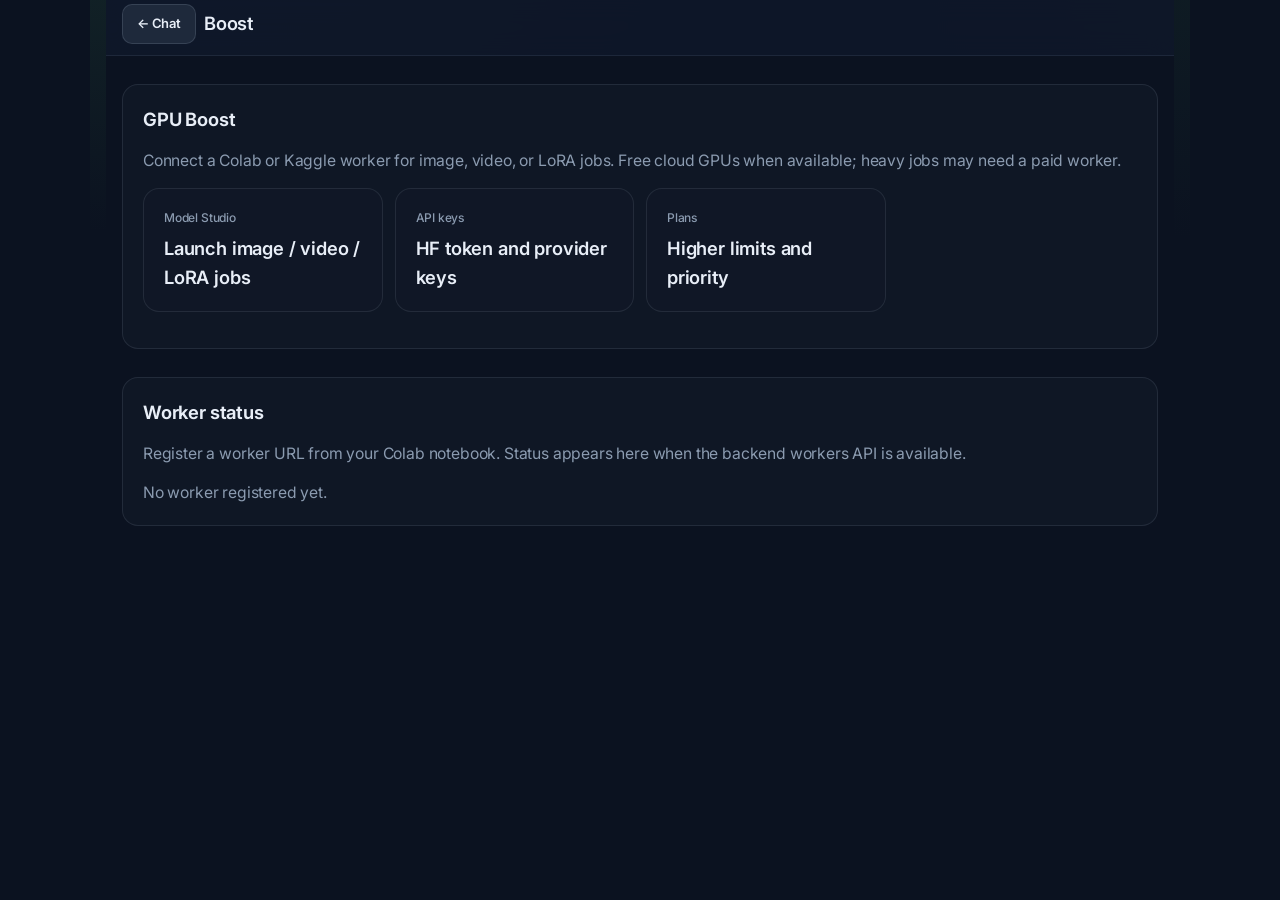
<file: frontend/boost.html>
<!DOCTYPE html>
<html lang="en" data-theme="dark" data-theme-preset="humanly">
<head>
  <script>
  (function(){try{
    var t=localStorage.getItem('vision_ai_theme')||'dark';
    var p=localStorage.getItem('vision_theme_preset')||'humanly';
    if(t==='system')t=(matchMedia('(prefers-color-scheme: light)').matches)?'light':'dark';
    if(t!=='light'&&t!=='dark')t='dark';
    document.documentElement.setAttribute('data-theme',t);
    document.documentElement.setAttribute('data-theme-preset',p);
    document.documentElement.style.colorScheme=t==='light'?'light':'dark';
  }catch(e){
    document.documentElement.setAttribute('data-theme','dark');
    document.documentElement.setAttribute('data-theme-preset','humanly');
  }})();
  </script>
  <style>
  html,body{background-color:#0b1220!important;color:#e8eef7}
  html[data-theme="light"],html[data-theme="light"] body{background-color:#f4f7fb!important;color:#0f172a}
  </style>

  <meta charset="UTF-8">
  <meta name="viewport" content="width=device-width, initial-scale=1, viewport-fit=cover">
  <meta name="theme-color" content="#0b1220" media="(prefers-color-scheme: dark)">
  <meta name="theme-color" content="#f4f7fb" media="(prefers-color-scheme: light)">
  <meta name="color-scheme" content="dark light">
  <meta name="mobile-web-app-capable" content="yes">
  <meta name="apple-mobile-web-app-capable" content="yes">
  <meta name="apple-mobile-web-app-status-bar-style" content="black-translucent">
  <meta name="format-detection" content="telephone=no">

  <meta name="app-version" content="8.8.4">
  <title>Boost — Vision AI</title>
  <script>
  (function(){try{var t=localStorage.getItem('vision_ai_theme')||'dark';
  if(t==='system')t=(matchMedia('(prefers-color-scheme: light)').matches)?'light':'dark';
  document.documentElement.setAttribute('data-theme',t==='light'?'light':'dark');
  document.documentElement.setAttribute('data-theme-preset','humanly');
  }catch(e){document.documentElement.setAttribute('data-theme','dark');}})();
  </script>
  <link rel="preconnect" href="https://fonts.googleapis.com">
  <link href="https://fonts.googleapis.com/css2?family=Inter:wght@400;500;600;700&display=swap" rel="stylesheet">
  <link rel="stylesheet" href="/frontend/static/css/device-fit.css?v=884">
  <link rel="stylesheet" href="/frontend/static/css/theme-controls-v68.css?v=884">
  <link rel="stylesheet" href="/frontend/static/css/page-layout-system.css?v=884">
  <link rel="stylesheet" href="/frontend/static/css/nova-system.css?v=884">
  <link rel="stylesheet" href="/frontend/static/css/cross-platform.css?v=884">
  <link rel="stylesheet" href="/frontend/static/css/pages-shell.css?v=884">
  <link rel="stylesheet" href="/frontend/static/css/humanly-global.css?v=884">
  <link rel="stylesheet" href="/frontend/static/css/vision-system.css?v=884">
  <link rel="stylesheet" href="/frontend/static/css/ui-polish-v81.css?v=884">
  <link rel="manifest" href="/frontend/manifest.webmanifest">
  <meta name="theme-color" content="#0d9488">
  <link rel="apple-touch-icon" href="/frontend/static/icons/icon-192.png">
  <link rel="stylesheet" href="/frontend/static/css/column-structure.css?v=884">
  <link rel="stylesheet" href="/frontend/static/css/browser-safe-layout.css?v=884">
  <link rel="stylesheet" href="/frontend/static/css/ads-monetize.css?v=884">
  <link rel="stylesheet" href="/frontend/static/css/click-fix.css?v=884">
  <link rel="stylesheet" href="/frontend/static/css/champion-ops.css?v=884">
  <script src="/frontend/static/js/theme-unify.js?v=884"></script>
  <link rel="stylesheet" href="/frontend/static/css/mobile-dense.css?v=884">
  <link rel="stylesheet" href="/frontend/static/css/page-shell.css?v=884">
  <link rel="stylesheet" href="/frontend/static/css/course-ui-patterns.css?v=884">
  <link rel="stylesheet" href="/frontend/static/css/desktop-theme-fix.css?v=884">
  <link rel="stylesheet" href="/frontend/static/css/column-theme-match.css?v=884">
</head>
<body data-page="boost" class="page-mode">
<div class="page-shell">
  <header class="page-topbar">
    <a class="back" href="/">← Chat</a>
    <h1>Boost</h1>
  </header>
  <main class="page-body">

    <div class="page-card">
      <h2>GPU Boost</h2>
      <p class="muted">Connect a Colab or Kaggle worker for image, video, or LoRA jobs. Free cloud GPUs when available; heavy jobs may need a paid worker.</p>
      <div class="page-grid">
        <a class="page-tile" href="/studio.html"><strong>Model Studio</strong><span>Launch image / video / LoRA jobs</span></a>
        <a class="page-tile" href="/settings.html"><strong>API keys</strong><span>HF token and provider keys</span></a>
        <a class="page-tile" href="/upgrade.html"><strong>Plans</strong><span>Higher limits and priority</span></a>
      </div>
    </div>
    <div class="page-card">
      <h2>Worker status</h2>
      <p class="muted">Register a worker URL from your Colab notebook. Status appears here when the backend workers API is available.</p>
      <div id="workerStatus" class="muted">No worker registered yet.</div>
    </div>

  </main>
</div>

  <script src="/frontend/static/js/cross-platform.js?v=884"></script>
  <script src="/frontend/static/js/page-behaviors.js?v=884" defer></script>
  <script src="/frontend/static/js/vision-system.js?v=884"></script>
<script src="/frontend/static/js/page-shell.js?v=884" defer></script>
</body>
</html>
</file>
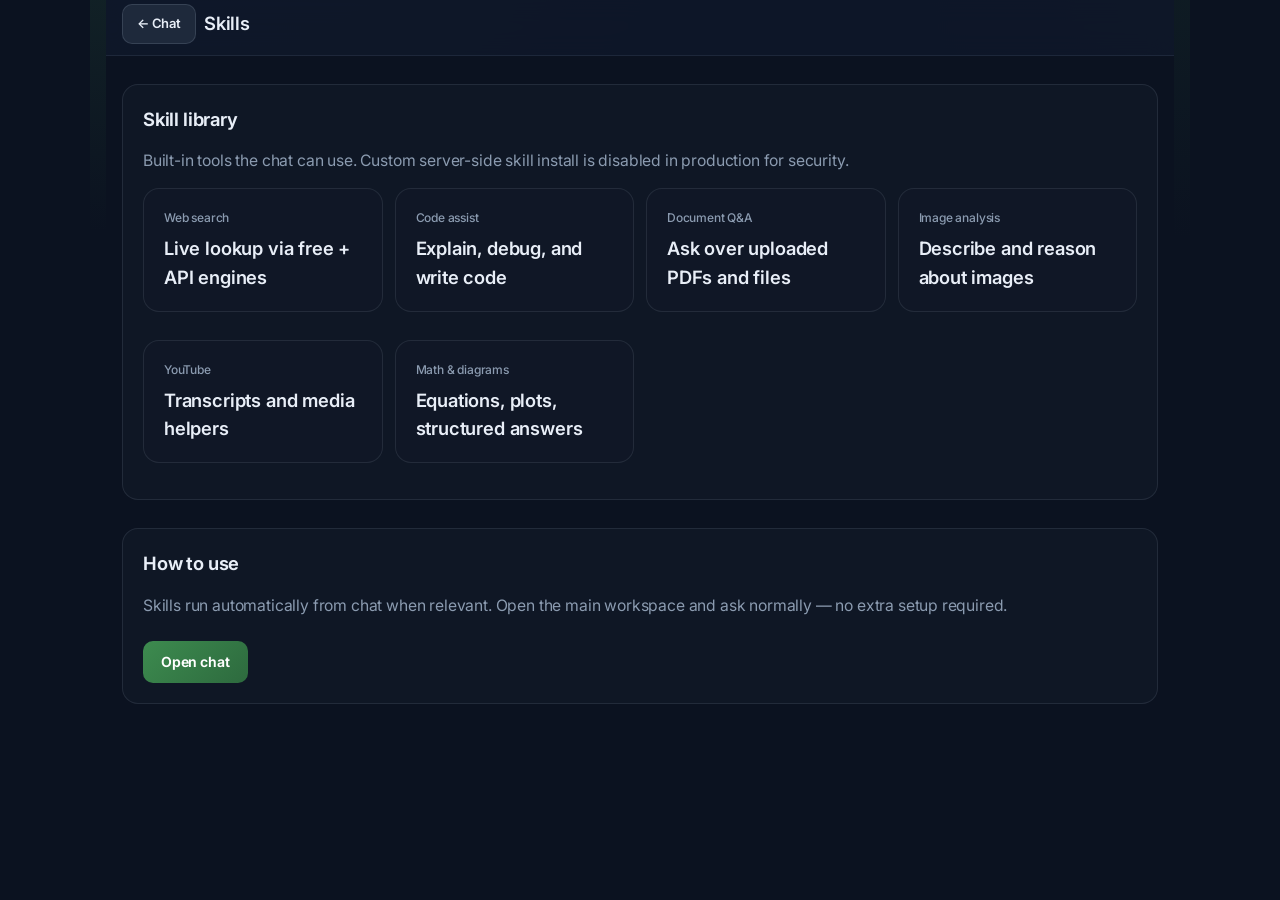
<file: frontend/skills.html>
<!DOCTYPE html>
<html lang="en" data-theme="dark" data-theme-preset="humanly">
<head>
  <script>
  (function(){try{
    var t=localStorage.getItem('vision_ai_theme')||'dark';
    var p=localStorage.getItem('vision_theme_preset')||'humanly';
    if(t==='system')t=(matchMedia('(prefers-color-scheme: light)').matches)?'light':'dark';
    if(t!=='light'&&t!=='dark')t='dark';
    document.documentElement.setAttribute('data-theme',t);
    document.documentElement.setAttribute('data-theme-preset',p);
    document.documentElement.style.colorScheme=t==='light'?'light':'dark';
  }catch(e){
    document.documentElement.setAttribute('data-theme','dark');
    document.documentElement.setAttribute('data-theme-preset','humanly');
  }})();
  </script>
  <style>
  html,body{background-color:#0b1220!important;color:#e8eef7}
  html[data-theme="light"],html[data-theme="light"] body{background-color:#f4f7fb!important;color:#0f172a}
  </style>

  <meta charset="UTF-8">
  <meta name="viewport" content="width=device-width, initial-scale=1, viewport-fit=cover">
  <meta name="theme-color" content="#0b1220" media="(prefers-color-scheme: dark)">
  <meta name="theme-color" content="#f4f7fb" media="(prefers-color-scheme: light)">
  <meta name="color-scheme" content="dark light">
  <meta name="mobile-web-app-capable" content="yes">
  <meta name="apple-mobile-web-app-capable" content="yes">
  <meta name="apple-mobile-web-app-status-bar-style" content="black-translucent">
  <meta name="format-detection" content="telephone=no">

  <meta name="app-version" content="8.8.4">
  <title>Skills — Vision AI</title>
  <script>
  (function(){try{var t=localStorage.getItem('vision_ai_theme')||'dark';
  if(t==='system')t=(matchMedia('(prefers-color-scheme: light)').matches)?'light':'dark';
  document.documentElement.setAttribute('data-theme',t==='light'?'light':'dark');
  document.documentElement.setAttribute('data-theme-preset','humanly');
  }catch(e){document.documentElement.setAttribute('data-theme','dark');}})();
  </script>
  <link rel="preconnect" href="https://fonts.googleapis.com">
  <link href="https://fonts.googleapis.com/css2?family=Inter:wght@400;500;600;700&display=swap" rel="stylesheet">
  <link rel="stylesheet" href="/frontend/static/css/device-fit.css?v=884">
  <link rel="stylesheet" href="/frontend/static/css/theme-controls-v68.css?v=884">
  <link rel="stylesheet" href="/frontend/static/css/page-layout-system.css?v=884">
  <link rel="stylesheet" href="/frontend/static/css/nova-system.css?v=884">
  <link rel="stylesheet" href="/frontend/static/css/cross-platform.css?v=884">
  <link rel="stylesheet" href="/frontend/static/css/pages-shell.css?v=884">
  <link rel="stylesheet" href="/frontend/static/css/humanly-global.css?v=884">
  <link rel="stylesheet" href="/frontend/static/css/vision-system.css?v=884">
  <link rel="stylesheet" href="/frontend/static/css/ui-polish-v81.css?v=884">
  <link rel="manifest" href="/frontend/manifest.webmanifest">
  <meta name="theme-color" content="#0d9488">
  <link rel="apple-touch-icon" href="/frontend/static/icons/icon-192.png">
  <link rel="stylesheet" href="/frontend/static/css/column-structure.css?v=884">
  <link rel="stylesheet" href="/frontend/static/css/browser-safe-layout.css?v=884">
  <link rel="stylesheet" href="/frontend/static/css/ads-monetize.css?v=884">
    <!-- Schema Markup v8.3.1 -->
    <script type="application/ld+json" id="va-schema-graph">
{"@context": "https://schema.org", "@graph": [{"@type": "Organization", "@id": "https://vision-ai.up.railway.app/#organization", "name": "Vision AI", "url": "https://vision-ai.up.railway.app/", "logo": {"@type": "ImageObject", "url": "https://vision-ai.up.railway.app/frontend/static/icons/icon-512.png"}}, {"@type": "WebSite", "@id": "https://vision-ai.up.railway.app/#website", "url": "https://vision-ai.up.railway.app/", "name": "Vision AI", "description": "Vision AI — multimodal assistant for chat, coding, data lab, image and video. Fast free cascade, Pro plans, and tools for students and teams.", "publisher": {"@id": "https://vision-ai.up.railway.app/#organization"}, "inLanguage": ["en", "ur"], "potentialAction": {"@type": "SearchAction", "target": {"@type": "EntryPoint", "urlTemplate": "https://vision-ai.up.railway.app/?q={search_term_string}"}, "query-input": "required name=search_term_string"}}, {"@type": ["SoftwareApplication", "WebApplication"], "@id": "https://vision-ai.up.railway.app/#app", "name": "Vision AI", "url": "https://vision-ai.up.railway.app/", "applicationCategory": "MultimediaApplication", "operatingSystem": "Web, Windows, Android, iOS", "browserRequirements": "Requires JavaScript", "description": "Vision AI — multimodal assistant for chat, coding, data lab, image and video. Fast free cascade, Pro plans, and tools for students and teams.", "image": "https://vision-ai.up.railway.app/frontend/static/icons/icon-512.png", "author": {"@id": "https://vision-ai.up.railway.app/#organization"}, "publisher": {"@id": "https://vision-ai.up.railway.app/#organization"}, "offers": [{"@type": "Offer", "name": "Free", "price": "0", "priceCurrency": "PKR", "url": "https://vision-ai.up.railway.app/frontend/plans.html"}, {"@type": "Offer", "name": "Student", "price": "1499", "priceCurrency": "PKR", "url": "https://vision-ai.up.railway.app/frontend/plans.html"}, {"@type": "Offer", "name": "Pro", "price": "2799", "priceCurrency": "PKR", "url": "https://vision-ai.up.railway.app/frontend/plans.html"}], "featureList": ["AI chat with multi-provider cascade", "Image generation", "Video generation tools", "Data lab and model training", "Code assistance", "Studio workspace"]}, {"@type": "BreadcrumbList", "@id": "https://vision-ai.up.railway.app/#breadcrumb", "itemListElement": [{"@type": "ListItem", "position": 1, "name": "Home", "item": "https://vision-ai.up.railway.app/"}, {"@type": "ListItem", "position": 2, "name": "Plans", "item": "https://vision-ai.up.railway.app/frontend/plans.html"}, {"@type": "ListItem", "position": 3, "name": "Studio", "item": "https://vision-ai.up.railway.app/frontend/studio.html"}]}, {"@type": "FAQPage", "@id": "https://vision-ai.up.railway.app/#faq", "mainEntity": [{"@type": "Question", "name": "What is Vision AI?", "acceptedAnswer": {"@type": "Answer", "text": "Vision AI is a multimodal web assistant for chat, coding, data analysis, image and video tools."}}, {"@type": "Question", "name": "Is Vision AI free?", "acceptedAnswer": {"@type": "Answer", "text": "Yes. A free tier is available. Student, Pro, Team and Enterprise plans unlock higher limits."}}, {"@type": "Question", "name": "How do I upgrade?", "acceptedAnswer": {"@type": "Answer", "text": "Open Plans in the app, choose a plan, and pay via the listed methods (e.g. Easypaisa, bank, or Stripe when configured)."}}]}]}
    </script>
  <link rel="stylesheet" href="/frontend/static/css/click-fix.css?v=884">
  <link rel="stylesheet" href="/frontend/static/css/champion-ops.css?v=884">
  <script src="/frontend/static/js/theme-unify.js?v=884"></script>
  <link rel="stylesheet" href="/frontend/static/css/mobile-dense.css?v=884">
  <link rel="stylesheet" href="/frontend/static/css/page-shell.css?v=884">
  <link rel="stylesheet" href="/frontend/static/css/course-ui-patterns.css?v=884">
  <link rel="stylesheet" href="/frontend/static/css/desktop-theme-fix.css?v=884">
  <link rel="stylesheet" href="/frontend/static/css/column-theme-match.css?v=884">
</head>
<body data-page="skills" class="page-mode">
<div class="page-shell">
  <header class="page-topbar">
    <a class="back" href="/">← Chat</a>
    <h1>Skills</h1>
  </header>
  <main class="page-body">

    <div class="page-card">
      <h2>Skill library</h2>
      <p class="muted">Built-in tools the chat can use. Custom server-side skill install is disabled in production for security.</p>
      <div id="skillsList" class="page-grid">
        <div class="page-tile"><strong>Web search</strong><span>Live lookup via free + API engines</span></div>
        <div class="page-tile"><strong>Code assist</strong><span>Explain, debug, and write code</span></div>
        <div class="page-tile"><strong>Document Q&amp;A</strong><span>Ask over uploaded PDFs and files</span></div>
        <div class="page-tile"><strong>Image analysis</strong><span>Describe and reason about images</span></div>
        <div class="page-tile"><strong>YouTube</strong><span>Transcripts and media helpers</span></div>
        <div class="page-tile"><strong>Math &amp; diagrams</strong><span>Equations, plots, structured answers</span></div>
      </div>
    </div>
    <div class="page-card">
      <h2>How to use</h2>
      <p class="muted">Skills run automatically from chat when relevant. Open the main workspace and ask normally — no extra setup required.</p>
      <a class="btn-primary" href="/">Open chat</a>
    </div>

  </main>
</div>

  <script src="/frontend/static/js/cross-platform.js?v=884"></script>
  <script src="/frontend/static/js/page-behaviors.js?v=884" defer></script>
  <script src="/frontend/static/js/vision-system.js?v=884"></script>
<script src="/frontend/static/js/page-shell.js?v=884" defer></script>
</body>
</html>
</file>
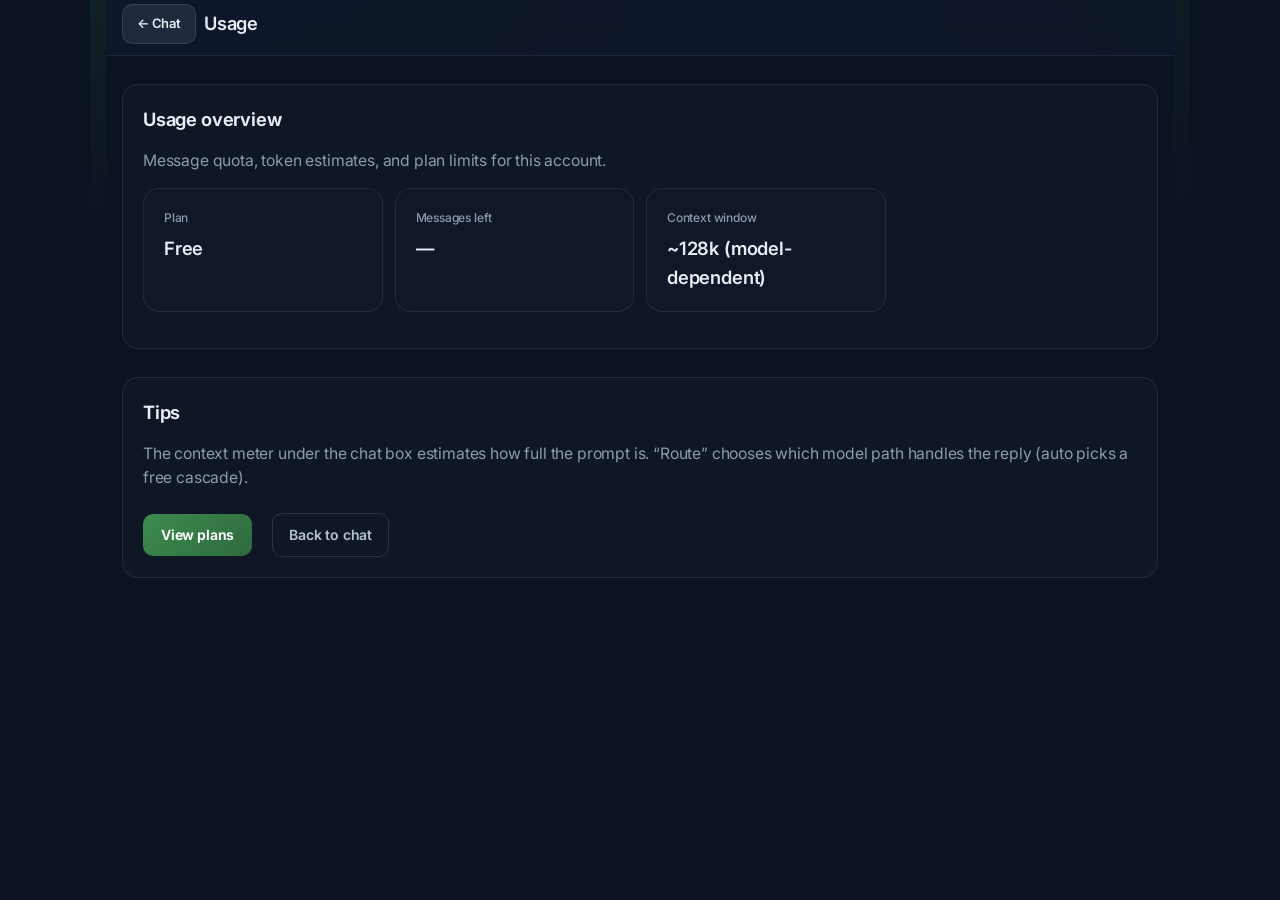
<file: frontend/usage.html>
<!DOCTYPE html>
<html lang="en" data-theme="dark" data-theme-preset="humanly">
<head>
  <script>
  (function(){try{
    var t=localStorage.getItem('vision_ai_theme')||'dark';
    var p=localStorage.getItem('vision_theme_preset')||'humanly';
    if(t==='system')t=(matchMedia('(prefers-color-scheme: light)').matches)?'light':'dark';
    if(t!=='light'&&t!=='dark')t='dark';
    document.documentElement.setAttribute('data-theme',t);
    document.documentElement.setAttribute('data-theme-preset',p);
    document.documentElement.style.colorScheme=t==='light'?'light':'dark';
  }catch(e){
    document.documentElement.setAttribute('data-theme','dark');
    document.documentElement.setAttribute('data-theme-preset','humanly');
  }})();
  </script>
  <style>
  html,body{background-color:#0b1220!important;color:#e8eef7}
  html[data-theme="light"],html[data-theme="light"] body{background-color:#f4f7fb!important;color:#0f172a}
  </style>

  <meta charset="UTF-8">
  <meta name="viewport" content="width=device-width, initial-scale=1, viewport-fit=cover">
  <meta name="theme-color" content="#0b1220" media="(prefers-color-scheme: dark)">
  <meta name="theme-color" content="#f4f7fb" media="(prefers-color-scheme: light)">
  <meta name="color-scheme" content="dark light">
  <meta name="mobile-web-app-capable" content="yes">
  <meta name="apple-mobile-web-app-capable" content="yes">
  <meta name="apple-mobile-web-app-status-bar-style" content="black-translucent">
  <meta name="format-detection" content="telephone=no">

  <meta name="app-version" content="8.8.4">
  <title>Usage — Vision AI</title>
  <script>
  (function(){try{var t=localStorage.getItem('vision_ai_theme')||'dark';
  if(t==='system')t=(matchMedia('(prefers-color-scheme: light)').matches)?'light':'dark';
  document.documentElement.setAttribute('data-theme',t==='light'?'light':'dark');
  document.documentElement.setAttribute('data-theme-preset','humanly');
  }catch(e){document.documentElement.setAttribute('data-theme','dark');}})();
  </script>
  <link rel="preconnect" href="https://fonts.googleapis.com">
  <link href="https://fonts.googleapis.com/css2?family=Inter:wght@400;500;600;700&display=swap" rel="stylesheet">
  <link rel="stylesheet" href="/frontend/static/css/device-fit.css?v=884">
  <link rel="stylesheet" href="/frontend/static/css/theme-controls-v68.css?v=884">
  <link rel="stylesheet" href="/frontend/static/css/page-layout-system.css?v=884">
  <link rel="stylesheet" href="/frontend/static/css/nova-system.css?v=884">
  <link rel="stylesheet" href="/frontend/static/css/cross-platform.css?v=884">
  <link rel="stylesheet" href="/frontend/static/css/pages-shell.css?v=884">
  <link rel="stylesheet" href="/frontend/static/css/humanly-global.css?v=884">
  <link rel="stylesheet" href="/frontend/static/css/vision-system.css?v=884">
  <link rel="stylesheet" href="/frontend/static/css/ui-polish-v81.css?v=884">
  <link rel="manifest" href="/frontend/manifest.webmanifest">
  <meta name="theme-color" content="#0d9488">
  <link rel="apple-touch-icon" href="/frontend/static/icons/icon-192.png">
  <link rel="stylesheet" href="/frontend/static/css/column-structure.css?v=884">
  <link rel="stylesheet" href="/frontend/static/css/browser-safe-layout.css?v=884">
  <link rel="stylesheet" href="/frontend/static/css/ads-monetize.css?v=884">
  <link rel="stylesheet" href="/frontend/static/css/click-fix.css?v=884">
  <link rel="stylesheet" href="/frontend/static/css/champion-ops.css?v=884">
  <script src="/frontend/static/js/theme-unify.js?v=884"></script>
  <link rel="stylesheet" href="/frontend/static/css/mobile-dense.css?v=884">
  <link rel="stylesheet" href="/frontend/static/css/page-shell.css?v=884">
  <link rel="stylesheet" href="/frontend/static/css/course-ui-patterns.css?v=884">
  <link rel="stylesheet" href="/frontend/static/css/desktop-theme-fix.css?v=884">
  <link rel="stylesheet" href="/frontend/static/css/column-theme-match.css?v=884">
</head>
<body data-page="usage" class="page-mode">
<div class="page-shell">
  <header class="page-topbar">
    <a class="back" href="/">← Chat</a>
    <h1>Usage</h1>
  </header>
  <main class="page-body">

    <div class="page-card">
      <h2>Usage overview</h2>
      <p class="muted">Message quota, token estimates, and plan limits for this account.</p>
      <div class="page-grid">
        <div class="page-tile"><strong>Plan</strong><span id="usagePlan">Free</span></div>
        <div class="page-tile"><strong>Messages left</strong><span id="usageLeft">—</span></div>
        <div class="page-tile"><strong>Context window</strong><span>~128k (model-dependent)</span></div>
      </div>
    </div>
    <div class="page-card">
      <h2>Tips</h2>
      <p class="muted">The context meter under the chat box estimates how full the prompt is. “Route” chooses which model path handles the reply (auto picks a free cascade).</p>
      <a class="btn-primary" href="/upgrade.html">View plans</a>
      <a class="btn-ghost" href="/" style="margin-left:8px">Back to chat</a>
    </div>

  </main>
</div>

  <script src="/frontend/static/js/cross-platform.js?v=884"></script>
  <script src="/frontend/static/js/page-behaviors.js?v=884" defer></script>
  <script src="/frontend/static/js/vision-system.js?v=884"></script>
<script src="/frontend/static/js/page-shell.js?v=884" defer></script>
</body>
</html>
</file>
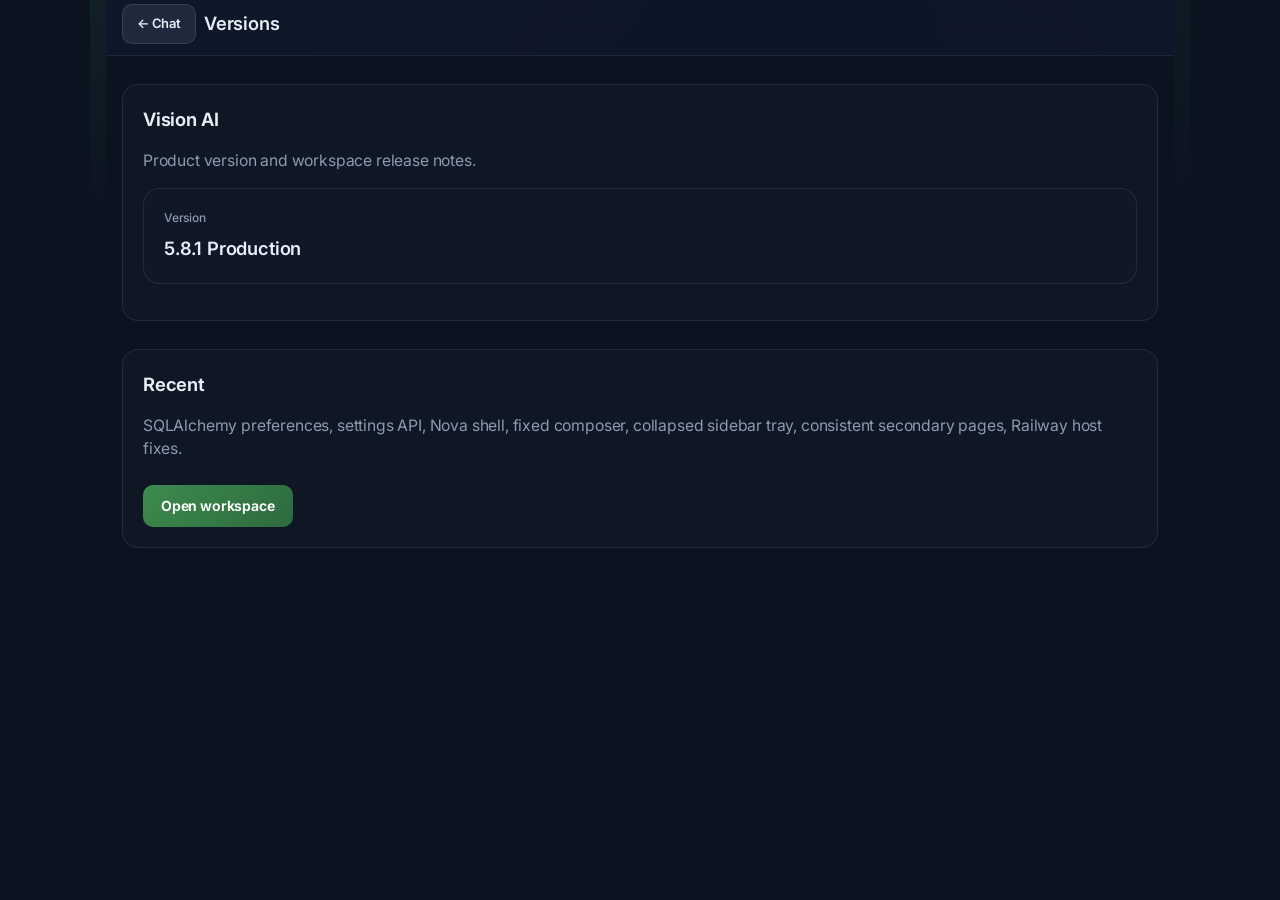
<file: frontend/versions.html>
<!DOCTYPE html>
<html lang="en" data-theme="dark" data-theme-preset="humanly">
<head>
  <script>
  (function(){try{
    var t=localStorage.getItem('vision_ai_theme')||'dark';
    var p=localStorage.getItem('vision_theme_preset')||'humanly';
    if(t==='system')t=(matchMedia('(prefers-color-scheme: light)').matches)?'light':'dark';
    if(t!=='light'&&t!=='dark')t='dark';
    document.documentElement.setAttribute('data-theme',t);
    document.documentElement.setAttribute('data-theme-preset',p);
    document.documentElement.style.colorScheme=t==='light'?'light':'dark';
  }catch(e){
    document.documentElement.setAttribute('data-theme','dark');
    document.documentElement.setAttribute('data-theme-preset','humanly');
  }})();
  </script>
  <style>
  html,body{background-color:#0b1220!important;color:#e8eef7}
  html[data-theme="light"],html[data-theme="light"] body{background-color:#f4f7fb!important;color:#0f172a}
  </style>

  <meta charset="UTF-8">
  <meta name="viewport" content="width=device-width, initial-scale=1, viewport-fit=cover">
  <meta name="theme-color" content="#0b1220" media="(prefers-color-scheme: dark)">
  <meta name="theme-color" content="#f4f7fb" media="(prefers-color-scheme: light)">
  <meta name="color-scheme" content="dark light">
  <meta name="mobile-web-app-capable" content="yes">
  <meta name="apple-mobile-web-app-capable" content="yes">
  <meta name="apple-mobile-web-app-status-bar-style" content="black-translucent">
  <meta name="format-detection" content="telephone=no">

  <meta name="app-version" content="8.8.4">
  <title>Versions — Vision AI</title>
  <script>
  (function(){try{var t=localStorage.getItem('vision_ai_theme')||'dark';
  if(t==='system')t=(matchMedia('(prefers-color-scheme: light)').matches)?'light':'dark';
  document.documentElement.setAttribute('data-theme',t==='light'?'light':'dark');
  document.documentElement.setAttribute('data-theme-preset','humanly');
  }catch(e){document.documentElement.setAttribute('data-theme','dark');}})();
  </script>
  <link rel="preconnect" href="https://fonts.googleapis.com">
  <link href="https://fonts.googleapis.com/css2?family=Inter:wght@400;500;600;700&display=swap" rel="stylesheet">
  <link rel="stylesheet" href="/frontend/static/css/device-fit.css?v=884">
  <link rel="stylesheet" href="/frontend/static/css/theme-controls-v68.css?v=884">
  <link rel="stylesheet" href="/frontend/static/css/page-layout-system.css?v=884">
  <link rel="stylesheet" href="/frontend/static/css/nova-system.css?v=884">
  <link rel="stylesheet" href="/frontend/static/css/cross-platform.css?v=884">
  <link rel="stylesheet" href="/frontend/static/css/pages-shell.css?v=884">
  <link rel="stylesheet" href="/frontend/static/css/humanly-global.css?v=884">
  <link rel="stylesheet" href="/frontend/static/css/vision-system.css?v=884">
  <link rel="stylesheet" href="/frontend/static/css/ui-polish-v81.css?v=884">
  <link rel="manifest" href="/frontend/manifest.webmanifest">
  <meta name="theme-color" content="#0d9488">
  <link rel="apple-touch-icon" href="/frontend/static/icons/icon-192.png">
  <link rel="stylesheet" href="/frontend/static/css/column-structure.css?v=884">
  <link rel="stylesheet" href="/frontend/static/css/browser-safe-layout.css?v=884">
  <link rel="stylesheet" href="/frontend/static/css/ads-monetize.css?v=884">
  <link rel="stylesheet" href="/frontend/static/css/click-fix.css?v=884">
  <link rel="stylesheet" href="/frontend/static/css/champion-ops.css?v=884">
  <script src="/frontend/static/js/theme-unify.js?v=884"></script>
  <link rel="stylesheet" href="/frontend/static/css/mobile-dense.css?v=884">
  <link rel="stylesheet" href="/frontend/static/css/page-shell.css?v=884">
  <link rel="stylesheet" href="/frontend/static/css/course-ui-patterns.css?v=884">
  <link rel="stylesheet" href="/frontend/static/css/desktop-theme-fix.css?v=884">
  <link rel="stylesheet" href="/frontend/static/css/column-theme-match.css?v=884">
</head>
<body data-page="home" class="page-mode">
<div class="page-shell">
  <header class="page-topbar">
    <a class="back" href="/">← Chat</a>
    <h1>Versions</h1>
  </header>
  <main class="page-body">

    <div class="page-card">
      <h2>Vision AI</h2>
      <p class="muted">Product version and workspace release notes.</p>
      <div class="page-tile"><strong>Version</strong><span>5.8.1 Production</span></div>
    </div>
    <div class="page-card">
      <h2>Recent</h2>
      <p class="muted">SQLAlchemy preferences, settings API, Nova shell, fixed composer, collapsed sidebar tray, consistent secondary pages, Railway host fixes.</p>
      <a class="btn-primary" href="/">Open workspace</a>
    </div>

  </main>
</div>

  <script src="/frontend/static/js/cross-platform.js?v=884"></script>
  <script src="/frontend/static/js/page-behaviors.js?v=884" defer></script>
  <script src="/frontend/static/js/vision-system.js?v=884"></script>
<script src="/frontend/static/js/page-shell.js?v=884" defer></script>
</body>
</html>
</file>
<file: frontend/static/css/device-fit.css>
/* Vision AI v6.6.0 — Device Fit
   Best-effort layout for phone / tablet / desktop / large screens.
   Safe-area aware. No horizontal scroll. Touch targets ≥44px on small screens.
*/

:root {
  --df-pad: clamp(12px, 2.5vw, 24px);
  --df-radius: 12px;
  --df-header: 56px;
  --df-bottom-nav: 0px;
  --df-max-content: 1100px;
  --df-chat-max: 900px;
}

html {
  -webkit-text-size-adjust: 100%;
  text-size-adjust: 100%;
  height: 100%;
}

html, body {
  max-width: 100vw;
  overflow-x: hidden;
}

body {
  min-height: 100dvh;
  min-height: 100vh;
  padding-left: env(safe-area-inset-left, 0);
  padding-right: env(safe-area-inset-right, 0);
}

/* ---- Chat home shell ---- */
.app-shell,
.workspace,
.main-layout {
  width: 100%;
  max-width: 100vw;
  box-sizing: border-box;
}

.main-header,
.header-bar,
.app-header {
  min-height: var(--df-header);
  padding-top: env(safe-area-inset-top, 0);
  box-sizing: border-box;
}

/* Composer / input safe area on iOS */
.composer,
.chat-input-area,
.message-input-wrap,
.bottom-bar {
  padding-bottom: max(8px, env(safe-area-inset-bottom, 0px));
}

/* Touch targets */
@media (max-width: 900px) {
  :root { --df-header: 52px; }
  .icon-btn,
  .header-btn,
  .tray-btn,
  button.icon-btn {
    min-width: 44px;
    min-height: 44px;
  }
  .sidebar {
    max-width: min(320px, 88vw);
  }
  .page-container,
  .page-shell,
  .dl-wrap {
    padding-left: var(--df-pad);
    padding-right: var(--df-pad);
    padding-bottom: max(24px, env(safe-area-inset-bottom, 0px));
  }
  /* Prevent iOS zoom on focus */
  input, select, textarea {
    font-size: 16px !important;
  }
}

@media (max-width: 599px) {
  :root { --df-header: 48px; }
  .header-brand-text,
  .logo-text {
    font-size: 0.95rem;
  }
  .chat-messages,
  .messages-container {
    padding-left: 10px;
    padding-right: 10px;
  }
  table {
    display: block;
    overflow-x: auto;
    -webkit-overflow-scrolling: touch;
  }
}

@media (min-width: 901px) and (max-width: 1199px) {
  :root { --sidebar-width: 280px; }
}

@media (min-width: 1200px) {
  :root { --sidebar-width: 300px; }
  .chat-column,
  .messages-inner {
    max-width: var(--df-chat-max);
    margin-left: auto;
    margin-right: auto;
  }
}

@media (min-width: 1600px) {
  :root { --df-chat-max: 960px; }
}

/* Secondary pages (settings, studio, data-lab, etc.) */
.page-shell,
.page-mode .page-content,
.dl-wrap {
  width: 100%;
  max-width: var(--df-max-content);
  margin-left: auto;
  margin-right: auto;
  box-sizing: border-box;
}

.page-shell .grid,
.dl-wrap .grid {
  gap: clamp(12px, 2vw, 20px);
}

@media (max-width: 899px) {
  .dl-wrap .grid,
  .page-shell .grid.two-col {
    grid-template-columns: 1fr !important;
  }
}

/* Images & media never overflow */
img, video, canvas, svg {
  max-width: 100%;
  height: auto;
}

/* Cards */
.card, .panel, .page-tile {
  box-sizing: border-box;
  max-width: 100%;
}

/* Reduced motion */
@media (prefers-reduced-motion: reduce) {
  *, *::before, *::after {
    animation-duration: 0.01ms !important;
    transition-duration: 0.01ms !important;
  }
}

/* Touch gesture affordances */
html.va-touch-gestures body.sidebar-open #sidebar-overlay,
html.va-touch-gestures body.sidebar-open .sidebar-overlay {
  touch-action: pan-y;
}
@media (max-width: 900px) and (pointer: coarse) {
  /* subtle left edge zone — no layout shift */
  body::before {
    content: "";
    position: fixed;
    left: 0;
    top: 0;
    bottom: 0;
    width: 3px;
    background: transparent;
    z-index: 1;
    pointer-events: none;
  }
}

/* v6.8.0 chat + pages size safety */
#chatOutput, .chat-messages, .messages-container {
  overflow-y: auto !important;
  -webkit-overflow-scrolling: touch;
  overscroll-behavior: contain;
}
.msg-content, .message-body, .ai-message, .msg-long-body {
  overflow-wrap: anywhere;
  word-break: break-word;
  max-width: 100%;
}
.msg-content pre, .message-body pre {
  max-width: 100%;
  overflow-x: auto;
}
.msg-content img, .message-body img {
  max-width: 100%;
  height: auto;
}

/* v8.7 — self-managing type & containers (phones → 4K) */
html {
  font-size: clamp(14px, 0.35vw + 13px, 18px);
}
.page-main, .main-content, .chat-stage, .va-column--wide {
  width: 100%;
  max-width: min(1200px, 100%);
  margin-inline: auto;
}
img, video, canvas, iframe, table {
  max-width: 100%;
  height: auto;
}
table {
  display: block;
  overflow-x: auto;
  -webkit-overflow-scrolling: touch;
}
@media (max-width: 400px) {
  .workspace-modes button { font-size: 0.8rem; padding: 6px 10px; }
}
@media (min-width: 1400px) {
  .chat-column, #chatOutput { max-width: 960px; }
}
</file>
<file: frontend/static/css/theme-controls-v68.css>
/* Vision AI v6.8.1 — Theme-aware buttons, composer, text
   Fixes: input not following theme, text stuck, theme buttons blocked */

/* ---- Semantic tokens (follow data-theme) ---- */
html[data-theme="dark"] {
  --tc-bg: #0b1220;
  --tc-bg-elevated: #141c2e;
  --tc-bg-input: #0f172a;
  --tc-border: rgba(148, 163, 184, 0.22);
  --tc-text: #e8eef7;
  --tc-text-muted: #94a3b8;
  --tc-accent: #2dd4bf;
  --tc-accent-hover: #5eead4;
  --tc-btn: #1a2738;
  --tc-btn-hover: #243447;
  --tc-danger: #f87171;
  --tc-composer-bg: #111827;
  --tc-composer-border: rgba(45, 212, 191, 0.25);
}

html[data-theme="light"] {
  --tc-bg: #f4f7fb;
  --tc-bg-elevated: #ffffff;
  --tc-bg-input: #ffffff;
  --tc-border: rgba(15, 23, 42, 0.12);
  --tc-text: #0f172a;
  --tc-text-muted: #64748b;
  --tc-accent: #0d9488;
  --tc-accent-hover: #0f766e;
  --tc-btn: #e8eef5;
  --tc-btn-hover: #d7e2ec;
  --tc-danger: #dc2626;
  --tc-composer-bg: #ffffff;
  --tc-composer-border: rgba(13, 148, 136, 0.35);
}

/* ---- Global text follow theme ---- */
html[data-theme="light"] body,
html[data-theme="light"] .chat-main,
html[data-theme="light"] .messages-container,
html[data-theme="light"] #chatOutput {
  color: var(--tc-text) !important;
  background-color: var(--tc-bg);
}

html[data-theme="dark"] body,
html[data-theme="dark"] .chat-main {
  color: var(--tc-text);
}

/* ---- Composer / chat input (critical fix) ---- */
.composer,
.composer-wrap,
.input-area,
.input-area.composer,
.composer-shell,
.composer-inner,
.composer-box,
.v3-composer {
  background: var(--tc-composer-bg) !important;
  border-color: var(--tc-composer-border) !important;
  color: var(--tc-text) !important;
}

#message,
textarea#message,
.composer textarea,
.v3-composer textarea#message,
.chat-input,
input[type="text"].chat-field {
  background: var(--tc-bg-input) !important;
  color: var(--tc-text) !important;
  border-color: var(--tc-border) !important;
  caret-color: var(--tc-accent) !important;
}

#message::placeholder,
textarea#message::placeholder,
.composer textarea::placeholder {
  color: var(--tc-text-muted) !important;
  opacity: 0.85;
}

/* ---- Buttons unified ---- */
button:not([disabled]),
.btn,
.icon-btn,
.header-btn,
.tray-btn,
.msg-action-btn,
.plan-btn,
.send-btn,
.theme-picker-btn,
.theme-swatch,
.theme-mode-row button {
  transition: background 0.15s ease, color 0.15s ease, border-color 0.15s ease, transform 0.1s ease;
}

.icon-btn,
.header-btn,
.tray-btn,
.theme-picker-btn,
.msg-action-btn {
  background: var(--tc-btn) !important;
  color: var(--tc-text) !important;
  border: 1px solid var(--tc-border) !important;
  pointer-events: auto !important;
  opacity: 1 !important;
  cursor: pointer !important;
  z-index: 5;
}

.icon-btn:hover,
.header-btn:hover,
.tray-btn:hover,
.theme-picker-btn:hover,
.msg-action-btn:hover {
  background: var(--tc-btn-hover) !important;
  color: var(--tc-text) !important;
  border-color: var(--tc-accent) !important;
}

/* Primary send */
.send-btn,
button#sendBtn,
.composer .send,
button[type="submit"].send {
  background: var(--tc-accent) !important;
  color: #042f2e !important;
  border: none !important;
  font-weight: 600;
}
html[data-theme="light"] .send-btn,
html[data-theme="light"] button#sendBtn {
  color: #fff !important;
}
.send-btn:hover {
  background: var(--tc-accent-hover) !important;
}

/* ---- Theme picker must not be blocked ---- */
.theme-picker {
  position: relative;
  z-index: 10050 !important;
  pointer-events: auto !important;
}
.theme-picker-btn {
  pointer-events: auto !important;
  z-index: 10051 !important;
  min-width: 40px;
  min-height: 40px;
}
.theme-picker-panel {
  z-index: 10060 !important;
  pointer-events: auto !important;
  background: var(--tc-bg-elevated) !important;
  color: var(--tc-text) !important;
  border: 1px solid var(--tc-border) !important;
  box-shadow: 0 12px 40px rgba(0, 0, 0, 0.35);
}
.theme-picker-panel button,
.theme-swatch,
.theme-mode-row button {
  pointer-events: auto !important;
  color: var(--tc-text) !important;
  background: transparent !important;
  border: 1px solid transparent;
}
.theme-swatch:hover,
.theme-mode-row button:hover {
  background: var(--tc-btn-hover) !important;
  border-color: var(--tc-border) !important;
}

/* Unblock header controls under overlays */
.main-header,
.app-header,
.chat-header,
.header-bar {
  z-index: 40;
  pointer-events: auto;
}
.main-header button,
.chat-header button,
.header-actions button {
  pointer-events: auto !important;
}

/* Message bubbles follow theme */
html[data-theme="light"] .user-message,
html[data-theme="light"] .msg-user {
  background: #d1fae5 !important;
  color: #064e3b !important;
}
html[data-theme="light"] .ai-message,
html[data-theme="light"] .msg-ai,
html[data-theme="light"] .bot-message {
  background: #ffffff !important;
  color: #0f172a !important;
  border: 1px solid var(--tc-border);
}
html[data-theme="dark"] .ai-message,
html[data-theme="dark"] .msg-ai {
  color: var(--tc-text);
}

/* Sidebar */
html[data-theme="light"] .sidebar {
  background: #ffffff !important;
  color: var(--tc-text) !important;
  border-color: var(--tc-border) !important;
}
html[data-theme="light"] .sidebar a,
html[data-theme="light"] .sidebar button {
  color: var(--tc-text) !important;
}
</file>
<file: frontend/static/css/page-layout-system.css>
/* Vision AI v7.1.0 — Page layout system
   Web equivalents of AppBar / Padding / Spacer / Container / widgets
   Use on ALL secondary screens + consistent chat chrome spacing.
*/

:root {
  --pl-pad-xs: 4px;
  --pl-pad-sm: 8px;
  --pl-pad-md: 16px;
  --pl-pad-lg: 24px;
  --pl-pad-xl: 32px;
  --pl-gap: clamp(12px, 2vw, 20px);
  --pl-radius: 12px;
  --pl-appbar-h: 56px;
  --pl-content-max: 1100px;
  --pl-safe-l: env(safe-area-inset-left, 0px);
  --pl-safe-r: env(safe-area-inset-right, 0px);
  --pl-safe-t: env(safe-area-inset-top, 0px);
  --pl-safe-b: env(safe-area-inset-bottom, 0px);
}

/* ---- AppBar (page-topbar) ---- */
.page-topbar,
.app-bar,
.pl-appbar {
  position: sticky;
  top: 0;
  z-index: 50;
  display: flex;
  align-items: center;
  gap: var(--pl-pad-sm);
  min-height: calc(var(--pl-appbar-h) + var(--pl-safe-t));
  padding: var(--pl-safe-t) max(var(--pl-pad-md), var(--pl-safe-r)) var(--pl-pad-sm) max(var(--pl-pad-md), var(--pl-safe-l));
  box-sizing: border-box;
  width: 100%;
}

.pl-appbar-title,
.page-topbar h1 {
  flex: 1;
  margin: 0;
  font-size: 1.05rem;
  font-weight: 600;
  overflow: hidden;
  text-overflow: ellipsis;
  white-space: nowrap;
}

/* ---- Container ---- */
.pl-container,
.page-container,
.page-body,
.dl-wrap,
.wrap {
  width: 100%;
  max-width: var(--pl-content-max);
  margin-left: auto;
  margin-right: auto;
  padding-left: max(var(--pl-pad-md), var(--pl-safe-l));
  padding-right: max(var(--pl-pad-md), var(--pl-safe-r));
  padding-bottom: max(var(--pl-pad-xl), var(--pl-safe-b));
  box-sizing: border-box;
}

.pl-container-sm { max-width: 720px; }
.pl-container-lg { max-width: 1280px; }
.pl-container-fluid { max-width: 100%; }

/* ---- Padding helpers ---- */
.pl-p-0 { padding: 0 !important; }
.pl-p-sm { padding: var(--pl-pad-sm) !important; }
.pl-p-md { padding: var(--pl-pad-md) !important; }
.pl-p-lg { padding: var(--pl-pad-lg) !important; }
.pl-px-md { padding-left: var(--pl-pad-md); padding-right: var(--pl-pad-md); }
.pl-py-md { padding-top: var(--pl-pad-md); padding-bottom: var(--pl-pad-md); }
.pl-safe {
  padding-left: max(var(--pl-pad-md), var(--pl-safe-l));
  padding-right: max(var(--pl-pad-md), var(--pl-safe-r));
  padding-bottom: max(var(--pl-pad-md), var(--pl-safe-b));
}

/* ---- Spacer ---- */
.pl-spacer,
.spacer {
  flex: 1 1 auto;
  min-width: 0;
  min-height: 0;
}
.pl-gap { gap: var(--pl-gap); }
.pl-gap-sm { gap: var(--pl-pad-sm); }
.pl-stack {
  display: flex;
  flex-direction: column;
  gap: var(--pl-gap);
}
.pl-row {
  display: flex;
  flex-direction: row;
  align-items: center;
  gap: var(--pl-gap);
  flex-wrap: wrap;
}

/* ---- Card / surface widget ---- */
.pl-card,
.card {
  border-radius: var(--pl-radius);
  padding: var(--pl-pad-md);
  box-sizing: border-box;
  max-width: 100%;
}

/* ---- Screen shell: always scrollable ---- */
body.page-mode,
body.page-view,
.page-shell {
  min-height: 100dvh;
  height: auto !important;
  max-height: none !important;
  overflow-x: hidden !important;
  overflow-y: auto !important;
  display: flex;
  flex-direction: column;
}
.page-shell > .page-body,
.page-shell > main,
.page-shell > .pl-container {
  flex: 1 1 auto;
}

/* ---- Responsive breakpoints ---- */
@media (max-width: 599px) {
  :root { --pl-appbar-h: 52px; --pl-pad-md: 12px; }
  .pl-row { gap: var(--pl-pad-sm); }
}
@media (min-width: 900px) {
  .pl-grid-2 {
    display: grid;
    grid-template-columns: 1fr 1fr;
    gap: var(--pl-gap);
  }
}
@media (min-width: 1100px) {
  .pl-grid-3 {
    display: grid;
    grid-template-columns: repeat(3, 1fr);
    gap: var(--pl-gap);
  }
}

/* Data Lab aligns to system */
.dl-wrap {
  max-width: var(--pl-content-max);
  padding: var(--pl-pad-lg) max(var(--pl-pad-md), var(--pl-safe-l)) max(48px, var(--pl-safe-b)) max(var(--pl-pad-md), var(--pl-safe-r));
}
.dl-header {
  display: flex;
  align-items: center;
  gap: var(--pl-pad-sm);
  flex-wrap: wrap;
  margin-bottom: var(--pl-pad-lg);
  min-height: var(--pl-appbar-h);
}
</file>
<file: frontend/static/css/nova-system.css>
/* ============================================================
   Vision AI — Nova Design System v5.5.0
   Architecture: tokens → base → layout → components → chat
   Aesthetic: Linear / Cursor / Raycast — mature, restrained
   ============================================================ */

:root,
html[data-theme="dark"] {
  color-scheme: dark;

  /* Surfaces — zinc scale, not pure black */
  --nv-bg: #0b1220;
  --nv-bg-elevated: #0f172a;
  --nv-surface: #111827;
  --nv-surface-2: #1e293b;
  --nv-surface-3: #1f1f23;
  --nv-hover: #27272a;
  --nv-active: #2e2e33;

  /* Borders */
  --nv-border: rgba(255, 255, 255, 0.06);
  --nv-border-strong: rgba(255, 255, 255, 0.10);
  --nv-border-focus: rgba(99, 102, 241, 0.55);

  /* Text */
  --nv-text: #fafafa;
  --nv-text-secondary: #a1a1aa;
  --nv-text-muted: #71717a;
  --nv-text-faint: #52525b;

  /* Accent — indigo, single brand color */
  --nv-accent: #3d8b4f;
  --nv-accent-hover: #4ca05f;
  --nv-accent-muted: rgba(61, 139, 79, 0.16);
  --nv-accent-border: rgba(61, 139, 79, 0.4);

  /* Semantic */
  --nv-success: #22c55e;
  --nv-warning: #eab308;
  --nv-danger: #ef4444;
  --nv-info: #38bdf8;

  /* Typography */
  --nv-font: "Inter", ui-sans-serif, system-ui, -apple-system, "Segoe UI", Roboto, "Helvetica Neue", Arial, sans-serif;
  --nv-mono: ui-monospace, "SF Mono", "Cascadia Code", "JetBrains Mono", Menlo, Consolas, monospace;
  --nv-fs-xs: 0.75rem;
  --nv-fs-sm: 0.8125rem;
  --nv-fs-base: 0.875rem;
  --nv-fs-md: 0.9375rem;
  --nv-fs-lg: 1.0625rem;
  --nv-fs-xl: 1.25rem;
  --nv-fs-2xl: 1.5rem;
  --nv-lh: 1.55;
  --nv-tracking: -0.011em;

  /* Radii — tight, professional */
  --nv-r-sm: 6px;
  --nv-r-md: 10px;
  --nv-r-lg: 14px;
  --nv-r-xl: 18px;
  --nv-r-full: 9999px;

  /* Shadows — subtle only */
  --nv-shadow-sm: 0 1px 2px rgba(0, 0, 0, 0.35);
  --nv-shadow-md: 0 4px 16px rgba(0, 0, 0, 0.4);
  --nv-shadow-lg: 0 12px 40px rgba(0, 0, 0, 0.5);

  /* Layout */
  --nv-sidebar-w: 272px;
  --nv-header-h: 56px;
  --nv-composer-max: 780px;
  --nv-content-max: 760px;

  /* Motion */
  --nv-ease: cubic-bezier(0.22, 1, 0.36, 1);
  --nv-dur: 160ms;

  /* Legacy bridges so old JS/CSS vars don't break */
  --bg-primary: var(--nv-bg);
  --bg-secondary: var(--nv-surface);
  --bg-tertiary: var(--nv-surface-2);
  --text-primary: var(--nv-text);
  --text-secondary: var(--nv-text-secondary);
  --text-muted: var(--nv-text-muted);
  --accent: var(--nv-accent);
  --accent-color: var(--nv-accent);
  --border-color: var(--nv-border);
  --sidebar-width: var(--nv-sidebar-w);
}

html[data-theme="light"] {
  color-scheme: light;
  --nv-bg: #fafafa;
  --nv-bg-elevated: #ffffff;
  --nv-surface: #ffffff;
  --nv-surface-2: #f4f4f5;
  --nv-surface-3: #e4e4e7;
  --nv-hover: #e4e4e7;
  --nv-active: #d4d4d8;
  --nv-border: rgba(0, 0, 0, 0.08);
  --nv-border-strong: rgba(0, 0, 0, 0.12);
  --nv-text: #09090b;
  --nv-text-secondary: #3f3f46;
  --nv-text-muted: #71717a;
  --nv-text-faint: #a1a1aa;
  --nv-accent-muted: rgba(45, 106, 62, 0.12);
  --nv-shadow-sm: 0 1px 2px rgba(0, 0, 0, 0.05);
  --nv-shadow-md: 0 4px 16px rgba(0, 0, 0, 0.08);
  --nv-shadow-lg: 0 12px 40px rgba(0, 0, 0, 0.12);
}

/* ---------- Reset ---------- */
*, *::before, *::after { box-sizing: border-box; }
html { height: 100%; -webkit-text-size-adjust: 100%; }
body {
  margin: 0;
  min-height: 100%;
  font-family: var(--nv-font);
  font-size: var(--nv-fs-base);
  line-height: var(--nv-lh);
  letter-spacing: var(--nv-tracking);
  color: var(--nv-text);
  background: var(--nv-bg);
  -webkit-font-smoothing: antialiased;
  -moz-osx-font-smoothing: grayscale;
  overflow: hidden;
}
button, input, textarea, select {
  font: inherit;
  color: inherit;
}
a { color: var(--nv-accent-hover); text-decoration: none; }
a:hover { text-decoration: underline; }
img { max-width: 100%; display: block; }
:focus-visible {
  outline: 2px solid var(--nv-accent);
  outline-offset: 2px;
}
::selection {
  background: var(--nv-accent-muted);
  color: var(--nv-text);
}

/* ---------- App shell ---------- */
body {
  display: grid;
  grid-template-columns: var(--nv-sidebar-w) 1fr;
  grid-template-rows: 100vh;
}

body.sidebar-collapsed {
  grid-template-columns: 0 1fr;
}

/* ---------- Sidebar ---------- */
.sidebar {
  grid-column: 1;
  display: flex;
  flex-direction: column;
  height: 100vh;
  background: var(--nv-bg-elevated);
  border-right: 1px solid var(--nv-border);
  overflow: hidden;
  z-index: 40;
  transition: transform var(--nv-dur) var(--nv-ease), width var(--nv-dur) var(--nv-ease);
}

.sidebar-header {
  display: flex;
  align-items: center;
  justify-content: space-between;
  gap: 8px;
  height: var(--nv-header-h);
  padding: 0 14px;
  border-bottom: 1px solid var(--nv-border);
  flex-shrink: 0;
}

.sidebar-logo {
  display: flex;
  align-items: center;
  gap: 10px;
  color: var(--nv-text);
  text-decoration: none !important;
  min-width: 0;
}
.sidebar-logo .logo-mark img,
.sidebar-logo .icon img {
  width: 28px;
  height: 28px;
  border-radius: 8px;
}
.sidebar-logo .logo-text {
  font-size: var(--nv-fs-md);
  font-weight: 600;
  letter-spacing: -0.02em;
  white-space: nowrap;
}

.sidebar-actions {
  display: flex;
  gap: 4px;
}

/* New chat CTA */
.sidebar .new-chat-btn,
.sidebar button.new-chat,
button#newChatBtn,
.sidebar-header + .sidebar-body > button:first-child,
.sidebar .btn-new-chat {
  display: flex;
  align-items: center;
  justify-content: center;
  gap: 8px;
  width: calc(100% - 24px);
  margin: 12px 12px 8px;
  height: 40px;
  border: 1px solid var(--nv-border-strong);
  border-radius: var(--nv-r-md);
  background: var(--nv-surface-2);
  color: var(--nv-text);
  font-weight: 500;
  font-size: var(--nv-fs-sm);
  cursor: pointer;
  transition: background var(--nv-dur) var(--nv-ease), border-color var(--nv-dur) var(--nv-ease);
}
.sidebar .new-chat-btn:hover,
.sidebar button.new-chat:hover,
button#newChatBtn:hover {
  background: var(--nv-hover);
  border-color: var(--nv-border-focus);
}

/* History */
.history-list,
#historyList {
  flex: 1;
  overflow-y: auto;
  padding: 4px 8px 12px;
  scrollbar-width: thin;
  scrollbar-color: var(--nv-hover) transparent;
}
.history-list::-webkit-scrollbar { width: 6px; }
.history-list::-webkit-scrollbar-thumb {
  background: var(--nv-hover);
  border-radius: 3px;
}

.history-item,
.chat-history-item,
#historyList [role="listitem"],
#historyList > div {
  display: flex;
  align-items: center;
  gap: 8px;
  padding: 8px 10px;
  margin-bottom: 2px;
  border-radius: var(--nv-r-sm);
  font-size: var(--nv-fs-sm);
  color: var(--nv-text-secondary);
  cursor: pointer;
  border: 1px solid transparent;
  transition: background var(--nv-dur) var(--nv-ease), color var(--nv-dur) var(--nv-ease);
}
.history-item:hover,
#historyList > div:hover {
  background: var(--nv-surface-2);
  color: var(--nv-text);
}
.history-item.active,
#historyList > div.active {
  background: var(--nv-accent-muted);
  color: var(--nv-text);
  border-color: var(--nv-accent-border);
}

.sidebar-footer,
#sidebarFooter {
  flex-shrink: 0;
  padding: 10px 12px 14px;
  border-top: 1px solid var(--nv-border);
}
.sidebar-footer a,
.sidebar-nav-link {
  display: flex;
  align-items: center;
  gap: 10px;
  padding: 8px 10px;
  border-radius: var(--nv-r-sm);
  color: var(--nv-text-secondary);
  font-size: var(--nv-fs-sm);
  text-decoration: none !important;
  transition: background var(--nv-dur) var(--nv-ease), color var(--nv-dur) var(--nv-ease);
}
.sidebar-footer a:hover {
  background: var(--nv-surface-2);
  color: var(--nv-text);
}

#sidebar-overlay {
  display: none;
  position: fixed;
  inset: 0;
  background: rgba(0, 0, 0, 0.55);
  z-index: 35;
  backdrop-filter: blur(2px);
}

/* ---------- Main column ---------- */
.main-content,
main.main-content,
.chat-main {
  grid-column: 2;
  display: flex;
  flex-direction: column;
  height: 100vh;
  min-width: 0;
  background: var(--nv-bg);
  position: relative;
}

/* Header */
.chat-header,
.main-header,
header.topbar {
  display: flex;
  align-items: center;
  justify-content: space-between;
  gap: 12px;
  height: var(--nv-header-h);
  padding: 0 16px 0 12px;
  border-bottom: 1px solid var(--nv-border);
  background: var(--nv-bg);
  flex-shrink: 0;
  z-index: 20;
}

#chatTitle {
  margin: 0;
  font-size: var(--nv-fs-md);
  font-weight: 600;
  letter-spacing: -0.02em;
  color: var(--nv-text);
  white-space: nowrap;
  overflow: hidden;
  text-overflow: ellipsis;
  max-width: 42vw;
}

.header-actions,
.chat-header-right {
  display: flex;
  align-items: center;
  gap: 6px;
  flex-shrink: 0;
}

/* Icon buttons */
.icon-btn,
.header-btn,
.theme-picker-btn,
.tool-btn {
  display: inline-flex;
  align-items: center;
  justify-content: center;
  width: 34px;
  height: 34px;
  padding: 0;
  border: 1px solid transparent;
  border-radius: var(--nv-r-sm);
  background: transparent;
  color: var(--nv-text-secondary);
  cursor: pointer;
  transition: background var(--nv-dur) var(--nv-ease), color var(--nv-dur) var(--nv-ease), border-color var(--nv-dur) var(--nv-ease);
}
.icon-btn:hover,
.header-btn:hover,
.theme-picker-btn:hover,
.tool-btn:hover {
  background: var(--nv-surface-2);
  color: var(--nv-text);
  border-color: var(--nv-border);
}

/* Model selector */
#modelSelector,
.model-selector {
  height: 34px;
  padding: 0 28px 0 12px;
  border: 1px solid var(--nv-border);
  border-radius: var(--nv-r-sm);
  background: var(--nv-surface);
  color: var(--nv-text-secondary);
  font-size: var(--nv-fs-xs);
  font-weight: 500;
  cursor: pointer;
  appearance: none;
  background-image: url("data:image/svg+xml,%3Csvg xmlns='http://www.w3.org/2000/svg' width='12' height='12' viewBox='0 0 24 24' fill='none' stroke='%71717a' stroke-width='2'%3E%3Cpath d='M6 9l6 6 6-6'/%3E%3C/svg%3E");
  background-repeat: no-repeat;
  background-position: right 8px center;
  max-width: 180px;
}
#modelSelector:hover {
  border-color: var(--nv-border-strong);
  color: var(--nv-text);
}

/* Status */
.status-indicator,
.status-pill {
  display: inline-flex;
  align-items: center;
  gap: 6px;
  padding: 4px 10px;
  border-radius: var(--nv-r-full);
  font-size: var(--nv-fs-xs);
  font-weight: 500;
  color: var(--nv-text-muted);
  background: var(--nv-surface-2);
  border: 1px solid var(--nv-border);
}
.status-dot,
#statusDot {
  width: 7px;
  height: 7px;
  border-radius: 50%;
  background: var(--nv-success);
  flex-shrink: 0;
}
.status-dot.offline,
#statusDot.offline,
body[data-status="offline"] #statusDot {
  background: var(--nv-danger);
}
#statusText {
  font-size: var(--nv-fs-xs);
  color: var(--nv-text-muted);
}

/* ---------- Messages ---------- */
.chat-container,
#chatOutput {
  flex: 1;
  overflow-y: auto;
  overflow-x: hidden;
  padding: 24px 16px 120px;
  scroll-behavior: smooth;
  scrollbar-width: thin;
  scrollbar-color: var(--nv-hover) transparent;
}
#chatOutput::-webkit-scrollbar { width: 8px; }
#chatOutput::-webkit-scrollbar-thumb {
  background: var(--nv-hover);
  border-radius: 4px;
}

.welcome-empty,
#welcomeEmpty,
.empty-state {
  max-width: var(--nv-content-max);
  margin: 12vh auto 0;
  text-align: center;
  padding: 0 16px;
}
.welcome-empty h2,
.empty-state h2 {
  margin: 0 0 8px;
  font-size: var(--nv-fs-2xl);
  font-weight: 600;
  letter-spacing: -0.03em;
  color: var(--nv-text);
}
.welcome-empty p,
.empty-state p {
  margin: 0 0 28px;
  color: var(--nv-text-muted);
  font-size: var(--nv-fs-md);
}

.suggestion-grid,
#suggestionGrid {
  display: grid;
  grid-template-columns: repeat(auto-fit, minmax(200px, 1fr));
  gap: 10px;
  max-width: 640px;
  margin: 0 auto;
}
.suggestion-grid button,
#suggestionGrid button,
.suggestion-chip {
  text-align: left;
  padding: 14px 16px;
  border: 1px solid var(--nv-border);
  border-radius: var(--nv-r-md);
  background: var(--nv-surface);
  color: var(--nv-text-secondary);
  font-size: var(--nv-fs-sm);
  cursor: pointer;
  transition: border-color var(--nv-dur) var(--nv-ease), background var(--nv-dur) var(--nv-ease), color var(--nv-dur) var(--nv-ease);
}
.suggestion-grid button:hover,
#suggestionGrid button:hover {
  border-color: var(--nv-accent-border);
  background: var(--nv-accent-muted);
  color: var(--nv-text);
}

/* Message rows */
.message-row,
.msg-row,
.message {
  display: flex;
  gap: 12px;
  max-width: var(--nv-content-max);
  margin: 0 auto 20px;
  padding: 0 4px;
  animation: nv-fade-in 220ms var(--nv-ease);
}
@keyframes nv-fade-in {
  from { opacity: 0; transform: translateY(6px); }
  to { opacity: 1; transform: none; }
}

.message-row.user,
.msg-row.user {
  flex-direction: row-reverse;
}

.message-avatar,
.msg-avatar {
  width: 28px;
  height: 28px;
  border-radius: 8px;
  background: var(--nv-surface-2);
  border: 1px solid var(--nv-border);
  flex-shrink: 0;
  display: flex;
  align-items: center;
  justify-content: center;
  font-size: 12px;
  font-weight: 600;
  color: var(--nv-text-muted);
}
.message-row.user .message-avatar {
  background: var(--nv-accent-muted);
  color: var(--nv-accent-hover);
  border-color: var(--nv-accent-border);
}

.message-bubble,
.msg-bubble {
  flex: 1;
  min-width: 0;
  padding: 12px 14px;
  border-radius: var(--nv-r-lg);
  background: var(--nv-surface);
  border: 1px solid var(--nv-border);
  color: var(--nv-text);
  font-size: var(--nv-fs-md);
  line-height: 1.6;
}
.message-row.user .message-bubble,
.msg-row.user .msg-bubble {
  background: var(--nv-surface-2);
  border-color: var(--nv-border-strong);
}

.message-bubble .markdown-content,
.markdown-content {
  overflow-wrap: anywhere;
}
.markdown-content p { margin: 0 0 0.75em; }
.markdown-content p:last-child { margin-bottom: 0; }
.markdown-content pre {
  margin: 12px 0;
  padding: 14px 16px;
  border-radius: var(--nv-r-md);
  background: #0a0a0c;
  border: 1px solid var(--nv-border);
  overflow-x: auto;
  font-family: var(--nv-mono);
  font-size: var(--nv-fs-sm);
  line-height: 1.5;
}
.markdown-content code {
  font-family: var(--nv-mono);
  font-size: 0.9em;
  background: var(--nv-surface-2);
  padding: 2px 6px;
  border-radius: 4px;
  border: 1px solid var(--nv-border);
}
.markdown-content pre code {
  background: none;
  padding: 0;
  border: none;
  font-size: inherit;
}
.markdown-content ul, .markdown-content ol {
  margin: 0.5em 0 0.75em;
  padding-left: 1.25em;
}
.markdown-content a { color: var(--nv-accent-hover); }

/* Message actions */
.message-actions,
.msg-actions,
.ai-actions {
  display: flex;
  flex-wrap: wrap;
  gap: 4px;
  margin-top: 10px;
  padding-top: 8px;
  border-top: 1px solid var(--nv-border);
}
.message-actions button,
.msg-actions button,
.ai-actions button {
  height: 28px;
  padding: 0 10px;
  border: 1px solid var(--nv-border);
  border-radius: var(--nv-r-sm);
  background: transparent;
  color: var(--nv-text-muted);
  font-size: var(--nv-fs-xs);
  font-weight: 500;
  cursor: pointer;
  transition: background var(--nv-dur) var(--nv-ease), color var(--nv-dur) var(--nv-ease);
}
.message-actions button:hover,
.msg-actions button:hover {
  background: var(--nv-surface-2);
  color: var(--nv-text);
}

/* ---------- Composer ---------- */
.input-area,
.composer,
.composer-wrap {
  position: absolute;
  left: 0;
  right: 0;
  bottom: 0;
  padding: 12px 16px 20px;
  background: linear-gradient(to top, var(--nv-bg) 70%, transparent);
  pointer-events: none;
  z-index: 15;
}
.input-area > *,
.composer > * {
  pointer-events: auto;
}

.composer-inner,
.input-box,
.composer-box {
  max-width: var(--nv-composer-max);
  margin: 0 auto;
  display: flex;
  align-items: flex-end;
  gap: 8px;
  padding: 10px 12px;
  background: var(--nv-surface);
  border: 1px solid var(--nv-border-strong);
  border-radius: var(--nv-r-xl);
  box-shadow: var(--nv-shadow-md);
  transition: border-color var(--nv-dur) var(--nv-ease), box-shadow var(--nv-dur) var(--nv-ease);
}
.composer-inner:focus-within,
.input-box:focus-within {
  border-color: var(--nv-accent-border);
  box-shadow: 0 0 0 3px var(--nv-accent-muted), var(--nv-shadow-md);
}

#message,
textarea#message {
  flex: 1;
  min-height: 24px;
  max-height: 180px;
  padding: 6px 4px;
  border: none;
  background: transparent;
  color: var(--nv-text);
  font-size: var(--nv-fs-md);
  line-height: 1.45;
  resize: none;
  outline: none;
}
#message::placeholder {
  color: var(--nv-text-faint);
}

.send-btn,
#sendBtn {
  display: inline-flex;
  align-items: center;
  justify-content: center;
  gap: 6px;
  height: 36px;
  min-width: 36px;
  padding: 0 14px;
  border: none;
  border-radius: var(--nv-r-md);
  background: var(--nv-accent);
  color: #fff;
  font-size: var(--nv-fs-sm);
  font-weight: 600;
  cursor: pointer;
  transition: background var(--nv-dur) var(--nv-ease), transform 100ms ease;
  flex-shrink: 0;
}
.send-btn:hover,
#sendBtn:hover {
  background: var(--nv-accent-hover);
}
.send-btn:active,
#sendBtn:active {
  transform: scale(0.97);
}
.send-btn:disabled,
#sendBtn:disabled {
  opacity: 0.45;
  cursor: not-allowed;
}
.stop-btn,
#stopBtn {
  background: var(--nv-danger);
}
.stop-btn:hover,
#stopBtn:hover {
  background: #f87171;
}

.composer-hints,
#composerHints {
  max-width: var(--nv-composer-max);
  margin: 0 auto 8px;
  display: flex;
  align-items: center;
  justify-content: space-between;
  gap: 12px;
  font-size: var(--nv-fs-xs);
  color: var(--nv-text-faint);
}

/* Route selector near composer */
.route-select,
select[aria-label*="Route"] {
  height: 28px;
  padding: 0 24px 0 8px;
  border: 1px solid var(--nv-border);
  border-radius: var(--nv-r-sm);
  background: var(--nv-surface-2);
  color: var(--nv-text-muted);
  font-size: var(--nv-fs-xs);
}

/* ---------- Theme picker ---------- */
.theme-picker {
  position: relative;
}
.theme-picker-panel {
  position: absolute;
  top: calc(100% + 6px);
  right: 0;
  width: 220px;
  padding: 8px;
  background: var(--nv-surface);
  border: 1px solid var(--nv-border-strong);
  border-radius: var(--nv-r-md);
  box-shadow: var(--nv-shadow-lg);
  z-index: 50;
  display: none;
}
.theme-picker-panel.open,
.theme-picker[aria-expanded="true"] .theme-picker-panel,
.theme-picker-panel[aria-hidden="false"] {
  display: block;
}
.theme-section-label {
  padding: 6px 8px 4px;
  font-size: 10px;
  font-weight: 600;
  text-transform: uppercase;
  letter-spacing: 0.06em;
  color: var(--nv-text-faint);
}
.theme-swatch {
  display: flex;
  align-items: center;
  gap: 10px;
  width: 100%;
  padding: 8px 10px;
  border: none;
  border-radius: var(--nv-r-sm);
  background: transparent;
  color: var(--nv-text-secondary);
  font-size: var(--nv-fs-sm);
  cursor: pointer;
  text-align: left;
}
.theme-swatch:hover {
  background: var(--nv-surface-2);
  color: var(--nv-text);
}
.theme-swatch .dot {
  width: 10px;
  height: 10px;
  border-radius: 50%;
  background: var(--nv-accent);
}

/* ---------- Dropdowns / panels ---------- */
.header-more-panel,
#headerMorePanel,
.profile-dropdown,
#profileDropdown {
  position: absolute;
  top: calc(100% + 6px);
  right: 0;
  min-width: 180px;
  padding: 6px;
  background: var(--nv-surface);
  border: 1px solid var(--nv-border-strong);
  border-radius: var(--nv-r-md);
  box-shadow: var(--nv-shadow-lg);
  z-index: 50;
}
.header-more-panel button,
#headerMorePanel button {
  display: block;
  width: 100%;
  text-align: left;
  padding: 8px 10px;
  border: none;
  border-radius: var(--nv-r-sm);
  background: transparent;
  color: var(--nv-text-secondary);
  font-size: var(--nv-fs-sm);
  cursor: pointer;
}
.header-more-panel button:hover {
  background: var(--nv-surface-2);
  color: var(--nv-text);
}

/* ---------- Toasts ---------- */
.toast-container,
#toastContainer {
  position: fixed;
  top: 16px;
  right: 16px;
  z-index: 100;
  display: flex;
  flex-direction: column;
  gap: 8px;
  pointer-events: none;
}
.toast {
  pointer-events: auto;
  padding: 12px 16px;
  background: var(--nv-surface);
  border: 1px solid var(--nv-border-strong);
  border-radius: var(--nv-r-md);
  box-shadow: var(--nv-shadow-md);
  font-size: var(--nv-fs-sm);
  color: var(--nv-text);
  animation: nv-fade-in 200ms var(--nv-ease);
}

/* ---------- Quota / badges ---------- */
.quota-badge,
#quotaBadge {
  font-size: var(--nv-fs-xs);
  padding: 4px 8px;
  border-radius: var(--nv-r-full);
  background: var(--nv-surface-2);
  border: 1px solid var(--nv-border);
  color: var(--nv-text-muted);
}

/* ---------- Loading ---------- */
.loading-row,
#loadingRow {
  max-width: var(--nv-content-max);
  margin: 0 auto 16px;
  padding: 12px 14px;
  color: var(--nv-text-muted);
  font-size: var(--nv-fs-sm);
}
.loading-dots::after {
  content: "";
  animation: nv-dots 1.2s steps(4, end) infinite;
}
@keyframes nv-dots {
  0% { content: ""; }
  25% { content: "."; }
  50% { content: ".."; }
  75% { content: "..."; }
}

/* ---------- File chips ---------- */
.file-preview-area,
#filePreviewArea {
  max-width: var(--nv-composer-max);
  margin: 0 auto 8px;
  display: flex;
  flex-wrap: wrap;
  gap: 6px;
}
.file-chip {
  display: inline-flex;
  align-items: center;
  gap: 6px;
  padding: 4px 10px;
  border-radius: var(--nv-r-full);
  background: var(--nv-surface-2);
  border: 1px solid var(--nv-border);
  font-size: var(--nv-fs-xs);
  color: var(--nv-text-secondary);
}

/* ---------- Kill legacy noise ---------- */
.promo-banner,
#promoBanner,
.gpu-status-dot[hidden],
[hidden] {
  display: none !important;
}

/* Soften over-styled legacy glass / gradient layers */
.glass, .glass-card, .glow, .neon {
  background: var(--nv-surface) !important;
  box-shadow: none !important;
  backdrop-filter: none !important;
  border: 1px solid var(--nv-border) !important;
}

/* ---------- Responsive ---------- */
@media (max-width: 900px) {
  body {
    grid-template-columns: 1fr;
  }
  .sidebar {
    position: fixed;
    left: 0;
    top: 0;
    width: min(var(--nv-sidebar-w), 88vw);
    transform: translateX(-100%);
  }
  body.sidebar-open .sidebar {
    transform: translateX(0);
  }
  body.sidebar-open #sidebar-overlay {
    display: block;
  }
  .main-content {
    grid-column: 1;
  }
  #modelSelector {
    max-width: 120px;
  }
  #chatTitle {
    max-width: 28vw;
  }
}

@media (max-width: 560px) {
  .chat-container,
  #chatOutput {
    padding: 16px 10px 140px;
  }
  .message-bubble {
    padding: 10px 12px;
    font-size: var(--nv-fs-base);
  }
  .composer-inner,
  .input-box {
    border-radius: var(--nv-r-lg);
  }
  .header-hide-mobile {
    display: none !important;
  }
}

/* ---------- Print ---------- */
@media print {
  .sidebar, .input-area, .composer, .chat-header { display: none !important; }
  body { display: block; background: #fff; color: #000; }
  #chatOutput { overflow: visible; padding: 0; }
}

/* ============================================================
   Nova v5.5.1 — Stable layout, collapsed tray, profile menu
   Inspired by ChatGPT / Claude / Linear fixed shells
   ============================================================ */

/* Fixed page shell — no fluid shifting of main column */
html, body.nova-app {
  width: 100%;
  max-width: 100vw;
  overflow-x: hidden;
}

body.nova-app {
  display: grid;
  grid-template-columns: var(--nv-sidebar-w) minmax(0, 1fr);
  grid-template-rows: 100dvh;
  transition: grid-template-columns var(--nv-dur) var(--nv-ease);
}

/* When desktop sidebar collapsed → main takes full width */
html[data-sidebar="closed"] body.nova-app,
body.nova-app:has(#sidebar.rail-mode),
body.nova-app:has(#sidebar.collapsed-true) {
  grid-template-columns: 0 minmax(0, 1fr);
}

#sidebar.rail-mode,
#sidebar.collapsed-true {
  width: 0 !important;
  min-width: 0 !important;
  overflow: hidden;
  border-right: none;
  pointer-events: none;
  opacity: 0;
}

/* ---------- Collapsed tray (desktop only) ---------- */
.collapsed-tray,
#collapsedToolbar {
  display: none;
  position: fixed;
  top: 0;
  left: 0;
  z-index: 45;
  height: var(--nv-header-h);
  padding: 0 8px;
  align-items: center;
  gap: 4px;
  background: var(--nv-bg-elevated);
  border-bottom: 1px solid var(--nv-border);
  border-right: 1px solid var(--nv-border);
  border-bottom-right-radius: var(--nv-r-md);
}

/* Show tray only when JS marks it active (desktop collapse) */
#collapsedToolbar.active {
  display: flex;
}

.collapsed-tray .tray-btn,
#collapsedToolbar .tray-btn {
  width: 36px;
  height: 36px;
}

.collapsed-tray .tray-logo,
#collapsedToolbar .tray-logo {
  display: flex;
  align-items: center;
  justify-content: center;
  width: 36px;
  height: 36px;
  border-radius: var(--nv-r-sm);
  text-decoration: none !important;
}
.collapsed-tray .tray-logo img {
  width: 28px;
  height: 28px;
  border-radius: 8px;
}
.collapsed-tray .tray-new-chat {
  color: var(--nv-accent-hover);
}

/* When tray is active, pad header left so controls don't collide */
html[data-sidebar="closed"] .main-header,
body:has(#collapsedToolbar.active) .main-header {
  padding-left: 132px;
}

/* Hide header hamburger+brand when tray owns those controls (desktop collapsed) */
html[data-sidebar="closed"] .header-left .header-brand,
body:has(#collapsedToolbar.active) .header-left .header-brand {
  display: none;
}
html[data-sidebar="closed"] .header-left > .header-btn:first-child,
body:has(#collapsedToolbar.active) .header-left > .header-btn:first-child {
  visibility: hidden;
  pointer-events: none;
}

/* ---------- Fixed content widths (ChatGPT-style) ---------- */
.chat-container,
#chatOutput {
  width: 100%;
  max-width: 100%;
}

.message-row,
.msg-row,
.message,
.welcome-empty,
#welcomeEmpty,
.loading-row,
#loadingRow {
  width: 100%;
  max-width: var(--nv-content-max);
  margin-left: auto;
  margin-right: auto;
}

.input-area .composer-inner,
.input-area .input-box,
.composer-box,
.composer-hints,
#composerHints,
#filePreviewArea,
.free-tier-bar {
  width: 100%;
  max-width: var(--nv-composer-max);
  margin-left: auto;
  margin-right: auto;
}

/* Main header inner alignment */
.main-header {
  width: 100%;
  max-width: 100%;
  display: flex;
  align-items: center;
  gap: 12px;
  height: var(--nv-header-h);
  min-height: var(--nv-header-h);
  max-height: var(--nv-header-h);
  padding: 0 16px;
  box-sizing: border-box;
}

.header-left {
  display: flex;
  align-items: center;
  gap: 6px;
  flex-shrink: 0;
  min-width: 0;
}

.header-brand {
  display: flex;
  align-items: center;
  gap: 8px;
  color: var(--nv-text);
  text-decoration: none !important;
}
.header-brand-logo {
  width: 28px;
  height: 28px;
  border-radius: 8px;
}
.header-brand-text {
  font-weight: 600;
  font-size: var(--nv-fs-md);
  letter-spacing: -0.02em;
}

.header-right-actions,
.topbar-tools {
  display: flex;
  align-items: center;
  gap: 6px;
  margin-left: auto;
  flex-shrink: 0;
}

#chatTitle {
  flex: 1;
  min-width: 0;
  text-align: center;
  max-width: none;
}

/* ---------- Organized sidebar nav ---------- */
.sidebar-nav {
  display: flex;
  flex-direction: column;
  gap: 2px;
  padding: 4px 8px 8px;
  border-bottom: 1px solid var(--nv-border);
  flex-shrink: 0;
}

.sidebar-link {
  display: flex;
  align-items: center;
  gap: 10px;
  padding: 8px 10px;
  border-radius: var(--nv-r-sm);
  color: var(--nv-text-secondary);
  font-size: var(--nv-fs-sm);
  font-weight: 500;
  text-decoration: none !important;
  transition: background var(--nv-dur) var(--nv-ease), color var(--nv-dur) var(--nv-ease);
}
.sidebar-link:hover {
  background: var(--nv-surface-2);
  color: var(--nv-text);
}
.sidebar-link svg {
  flex-shrink: 0;
  opacity: 0.85;
}

.sidebar-secondary-action {
  display: block;
  padding: 4px 12px 8px;
  font-size: var(--nv-fs-xs);
  color: var(--nv-danger);
  cursor: pointer;
  opacity: 0.85;
}
.sidebar-secondary-action:hover {
  opacity: 1;
  text-decoration: underline;
}

/* ---------- Profile menu (clear structure) ---------- */
.account-area,
#accountArea {
  width: 100%;
}

.profile-menu-shell {
  position: relative;
  width: 100%;
}

.profile-trigger {
  display: flex;
  align-items: center;
  gap: 10px;
  width: 100%;
  padding: 8px 10px;
  border: 1px solid var(--nv-border);
  border-radius: var(--nv-r-md);
  background: var(--nv-surface);
  color: var(--nv-text);
  cursor: pointer;
  text-align: left;
  transition: background var(--nv-dur) var(--nv-ease), border-color var(--nv-dur) var(--nv-ease);
}
.profile-trigger:hover {
  background: var(--nv-surface-2);
  border-color: var(--nv-border-strong);
}

.profile-avatar {
  width: 32px;
  height: 32px;
  border-radius: 50%;
  background: var(--nv-accent-muted);
  color: var(--nv-accent-hover);
  display: flex;
  align-items: center;
  justify-content: center;
  font-size: var(--nv-fs-sm);
  font-weight: 600;
  flex-shrink: 0;
  border: 1px solid var(--nv-accent-border);
}

.profile-meta {
  display: flex;
  flex-direction: column;
  min-width: 0;
  flex: 1;
}
.profile-name {
  font-size: var(--nv-fs-sm);
  font-weight: 600;
  white-space: nowrap;
  overflow: hidden;
  text-overflow: ellipsis;
}
.profile-plan {
  font-size: 11px;
  color: var(--nv-text-muted);
}

.profile-chevron {
  color: var(--nv-text-faint);
  flex-shrink: 0;
}

.profile-dropdown,
#profileDropdown {
  position: absolute;
  left: 0;
  right: 0;
  bottom: calc(100% + 6px);
  padding: 6px;
  background: var(--nv-surface);
  border: 1px solid var(--nv-border-strong);
  border-radius: var(--nv-r-md);
  box-shadow: var(--nv-shadow-lg);
  z-index: 60;
}

.profile-dropdown a,
#profileDropdown a {
  display: block;
  padding: 9px 10px;
  border-radius: var(--nv-r-sm);
  color: var(--nv-text-secondary);
  font-size: var(--nv-fs-sm);
  font-weight: 500;
  text-decoration: none !important;
}
.profile-dropdown a:hover {
  background: var(--nv-surface-2);
  color: var(--nv-text);
}

.menu-sep {
  border: none;
  border-top: 1px solid var(--nv-border);
  margin: 4px 6px;
}

/* ---------- Device breakpoints (stable, top-app style) ---------- */
@media (max-width: 1100px) {
  :root {
    --nv-content-max: 720px;
    --nv-composer-max: 720px;
  }
}

@media (max-width: 900px) {
  /* Mobile/tablet: drawer sidebar, no desktop tray */
  body.nova-app {
    grid-template-columns: 1fr !important;
  }
  #sidebar {
    position: fixed;
    left: 0;
    top: 0;
    width: min(var(--nv-sidebar-w), 86vw);
    height: 100dvh;
    transform: translateX(-105%);
    opacity: 1 !important;
    pointer-events: auto !important;
    z-index: 50;
    transition: transform var(--nv-dur) var(--nv-ease);
  }
  #sidebar.open-mobile,
  body.sidebar-open #sidebar {
    transform: translateX(0);
  }
  #sidebar.rail-mode,
  #sidebar.collapsed-true {
    width: min(var(--nv-sidebar-w), 86vw) !important;
    opacity: 1 !important;
    pointer-events: auto !important;
  }
  /* Never use collapsed tray on small screens — hamburger stays in header */
  #collapsedToolbar,
  #collapsedToolbar.active {
    display: none !important;
  }
  html[data-sidebar="closed"] .main-header,
  body:has(#collapsedToolbar.active) .main-header {
    padding-left: 16px;
  }
  html[data-sidebar="closed"] .header-left .header-brand,
  html[data-sidebar="closed"] .header-left > .header-btn:first-child {
    display: flex;
    visibility: visible;
    pointer-events: auto;
  }
  .header-brand-text {
    display: none; /* logo only on narrow header */
  }
  :root {
    --nv-content-max: 100%;
    --nv-composer-max: 100%;
  }
  .message-row,
  .welcome-empty,
  #chatOutput .message {
    max-width: 100%;
    padding-left: 4px;
    padding-right: 4px;
  }
  .input-area {
    padding-left: 10px;
    padding-right: 10px;
  }
}

@media (min-width: 901px) and (max-width: 1200px) {
  :root {
    --nv-sidebar-w: 248px;
    --nv-content-max: 680px;
    --nv-composer-max: 700px;
  }
}

@media (min-width: 1400px) {
  :root {
    --nv-content-max: 800px;
    --nv-composer-max: 820px;
  }
}

/* Prevent layout shift from scrollbars */
.chat-container,
#chatOutput {
  scrollbar-gutter: stable;
}

/* ============================================================
   v5.5.2 — Bugfix: composer, file input, edit mode, overlap
   ============================================================ */

/* Native file picker must never show browser chrome */
#fileInput,
input[type="file"].sr-only-file,
input#fileInput {
  position: absolute !important;
  width: 1px !important;
  height: 1px !important;
  padding: 0 !important;
  margin: -1px !important;
  overflow: hidden !important;
  clip: rect(0, 0, 0, 0) !important;
  white-space: nowrap !important;
  border: 0 !important;
  opacity: 0 !important;
  pointer-events: none !important;
}

/* Edit actions: only when not hidden */
#editActions[hidden],
.edit-actions[hidden] {
  display: none !important;
}
#editActions:not([hidden]),
.edit-actions:not([hidden]) {
  display: flex !important;
  gap: 8px;
  max-width: var(--nv-composer-max);
  margin: 8px auto 0;
  justify-content: flex-end;
}
.btn-send-edit,
.btn-cancel-edit {
  height: 32px;
  padding: 0 12px;
  border-radius: var(--nv-r-sm);
  border: 1px solid var(--nv-border);
  background: var(--nv-surface-2);
  color: var(--nv-text);
  font-size: var(--nv-fs-sm);
  font-weight: 500;
  cursor: pointer;
}
.btn-send-edit {
  background: var(--nv-accent);
  border-color: transparent;
  color: #fff;
}

/* ---------- Composer: single clean bar ---------- */
.input-area.composer,
.input-area {
  position: absolute;
  left: 0;
  right: 0;
  bottom: 0;
  z-index: 20;
  padding: 8px 16px 16px;
  background: linear-gradient(to top, var(--nv-bg) 55%, transparent);
  pointer-events: none;
}
.input-area > * {
  pointer-events: auto;
}

.composer-hints,
#composerHints {
  display: flex;
  align-items: center;
  justify-content: space-between;
  gap: 12px;
  max-width: var(--nv-composer-max);
  margin: 0 auto 6px;
  font-size: var(--nv-fs-xs);
  color: var(--nv-text-faint);
}

.input-container,
.composer-shell {
  display: flex !important;
  flex-direction: row !important;
  align-items: flex-end !important;
  gap: 6px;
  max-width: var(--nv-composer-max);
  margin: 0 auto;
  padding: 8px 10px;
  background: var(--nv-surface) !important;
  border: 1px solid var(--nv-border-strong) !important;
  border-radius: var(--nv-r-xl) !important;
  box-shadow: var(--nv-shadow-md);
  box-sizing: border-box;
}

.composer-shell > .tool-btn {
  flex-shrink: 0;
  margin-bottom: 2px;
}

.composer-main {
  display: flex !important;
  flex-direction: row !important;
  align-items: flex-end !important;
  gap: 8px;
  flex: 1;
  min-width: 0;
}

#message,
textarea#message {
  flex: 1 !important;
  width: auto !important;
  min-width: 0 !important;
  min-height: 24px;
  max-height: 160px;
  margin: 0 !important;
  padding: 8px 4px !important;
  border: none !important;
  outline: none !important;
  background: transparent !important;
  color: var(--nv-text) !important;
  font-size: var(--nv-fs-md) !important;
  line-height: 1.45 !important;
  resize: none !important; /* kill browser resize handle */
  overflow-y: auto;
  field-sizing: content;
}

.input-actions {
  display: flex !important;
  flex-direction: row !important;
  align-items: center;
  gap: 6px;
  flex-shrink: 0;
  margin-bottom: 2px;
}

#sendBtn,
.send-btn {
  display: inline-flex !important;
  align-items: center;
  justify-content: center;
  gap: 6px;
  height: 36px !important;
  min-width: 36px;
  padding: 0 14px !important;
  margin: 0 !important;
  border: none !important;
  border-radius: var(--nv-r-md) !important;
  background: var(--nv-accent) !important;
  color: #fff !important;
  font-weight: 600;
  cursor: pointer;
}
#sendBtn .send-label {
  font-size: var(--nv-fs-sm);
}
@media (max-width: 560px) {
  #sendBtn .send-label { display: none; }
}

/* Messages area must clear the composer */
.chat-container,
#chatOutput {
  padding-bottom: 160px !important;
  z-index: 1;
}

/* Empty avatar placeholders — hide if no content */
.message-avatar:empty,
.msg-avatar:empty,
.message-row > div:empty:not(.message-bubble):not(.markdown-content) {
  background: var(--nv-surface-2);
  border: 1px solid var(--nv-border);
}

/* Clear caches — compact, not a full gray slab */
.sidebar-secondary-action,
button.clear-caches,
.sidebar [onclick*="clear"] {
  display: inline-flex !important;
  align-items: center;
  gap: 6px;
  width: auto !important;
  margin: 4px 12px 8px !important;
  padding: 4px 8px !important;
  background: transparent !important;
  border: none !important;
  color: var(--nv-text-muted) !important;
  font-size: var(--nv-fs-xs) !important;
  border-radius: var(--nv-r-sm);
}
.sidebar-secondary-action:hover {
  color: var(--nv-danger) !important;
  background: rgba(239, 68, 68, 0.08) !important;
}

/* Search history bar */
#search-bar {
  padding: 8px 12px;
}
#search-bar.hidden {
  display: none !important;
}
#history-search {
  width: 100%;
  height: 34px;
  padding: 0 12px;
  border: 1px solid var(--nv-border);
  border-radius: var(--nv-r-sm);
  background: var(--nv-surface);
  color: var(--nv-text);
  font-size: var(--nv-fs-sm);
}

/* Message actions — quieter */
.message-actions button,
.msg-actions button,
.ai-actions button {
  height: 26px;
  padding: 0 8px;
  font-size: 11px;
  border-radius: 6px;
  border: 1px solid var(--nv-border);
  background: transparent;
  color: var(--nv-text-muted);
}

/* Route selector must not float over messages */
.composer-hints select,
#composerHints select,
.route-select {
  position: static !important;
  z-index: auto !important;
}

/* Promo / gray strip under header */
.main-content > .promo-banner,
#promoBanner,
.chat-top-strip {
  display: none !important;
}

/* Status Offline styling when connected falsely */
#statusText {
  max-width: 72px;
  overflow: hidden;
  text-overflow: ellipsis;
}

/* History item menu (Rename/Delete) */
.history-item-menu,
.chat-item-actions {
  display: flex;
  gap: 4px;
  background: var(--nv-surface);
  border: 1px solid var(--nv-border-strong);
  border-radius: var(--nv-r-sm);
  padding: 2px;
  box-shadow: var(--nv-shadow-sm);
}

/* ============================================================
   v5.5.3 — Composer rebuild + history menus + header cleanup
   ============================================================ */

.input-area.composer {
  position: absolute;
  left: 0;
  right: 0;
  bottom: 0;
  z-index: 25;
  padding: 10px 16px 18px;
  background: linear-gradient(to top, var(--nv-bg) 65%, rgba(9,9,11,0));
  pointer-events: none;
}
.input-area.composer > * { pointer-events: auto; }

.composer-hints {
  max-width: var(--nv-composer-max);
  margin: 0 auto 8px;
  display: flex;
  flex-wrap: wrap;
  align-items: center;
  gap: 8px 12px;
  font-size: var(--nv-fs-xs);
  color: var(--nv-text-faint);
}
.composer-hints select,
.composer-hints .route-select {
  height: 28px;
  border-radius: 6px;
  border: 1px solid var(--nv-border);
  background: var(--nv-surface-2);
  color: var(--nv-text-secondary);
  font-size: var(--nv-fs-xs);
  padding: 0 8px;
}

/* ONE solid composer bar */
.composer-shell {
  display: flex !important;
  flex-direction: row !important;
  align-items: flex-end !important;
  gap: 6px;
  max-width: var(--nv-composer-max);
  width: 100%;
  margin: 0 auto;
  padding: 8px 10px;
  box-sizing: border-box;
  background: var(--nv-surface) !important;
  border: 1px solid var(--nv-border-strong) !important;
  border-radius: 16px !important;
  box-shadow: var(--nv-shadow-md);
  min-height: 52px;
}
.composer-shell:focus-within {
  border-color: var(--nv-accent-border) !important;
  box-shadow: 0 0 0 3px var(--nv-accent-muted), var(--nv-shadow-md);
}

.composer-shell .tool-btn {
  flex: 0 0 auto;
  width: 36px;
  height: 36px;
  margin: 0;
}

.composer-shell #message {
  flex: 1 1 auto !important;
  min-width: 0 !important;
  width: auto !important;
  max-width: none !important;
  min-height: 36px;
  max-height: 160px;
  margin: 0 !important;
  padding: 8px 6px !important;
  border: 0 !important;
  outline: 0 !important;
  background: transparent !important;
  color: var(--nv-text) !important;
  font-size: 15px !important;
  line-height: 1.45 !important;
  resize: none !important;
  overflow-y: auto;
  box-shadow: none !important;
}

.composer-shell .input-actions {
  display: flex !important;
  flex: 0 0 auto;
  align-items: center;
  gap: 6px;
}

.composer-shell .send-btn {
  height: 36px !important;
  min-width: 36px;
  padding: 0 14px !important;
  border-radius: 10px !important;
  border: none !important;
  background: var(--nv-accent) !important;
  color: #fff !important;
  display: inline-flex !important;
  align-items: center;
  gap: 6px;
  font-weight: 600;
  cursor: pointer;
}
.composer-shell .stop-btn {
  background: #3f3f46 !important;
}
.composer-shell .stop-btn:hover {
  background: var(--nv-danger) !important;
}

#filePreviewArea {
  max-width: var(--nv-composer-max);
  margin: 0 auto 8px;
}

#chatOutput {
  padding-bottom: 180px !important;
}

/* History item menus — one card, not stacked chaos */
.chat-item-wrapper {
  position: relative;
  display: flex;
  align-items: center;
  gap: 4px;
  padding: 6px 8px;
  border-radius: 8px;
  margin: 2px 4px;
}
.chat-item-wrapper.active {
  background: var(--nv-accent-muted);
}
.chat-item-wrapper .chat-item-title,
.chat-item-wrapper .chat-title {
  flex: 1;
  min-width: 0;
  overflow: hidden;
  text-overflow: ellipsis;
  white-space: nowrap;
  font-size: var(--nv-fs-sm);
  color: var(--nv-text-secondary);
  cursor: pointer;
  border: none;
  background: transparent;
  text-align: left;
  padding: 4px 6px;
}
.chat-item-options {
  flex-shrink: 0;
  width: 28px;
  height: 28px;
  border: none;
  border-radius: 6px;
  background: transparent;
  color: var(--nv-text-muted);
  cursor: pointer;
}
.chat-item-options:hover {
  background: var(--nv-surface-2);
  color: var(--nv-text);
}
.chat-item-menu {
  display: none;
  position: absolute;
  right: 6px;
  top: calc(100% - 2px);
  z-index: 30;
  min-width: 120px;
  padding: 4px;
  background: var(--nv-surface);
  border: 1px solid var(--nv-border-strong);
  border-radius: 8px;
  box-shadow: var(--nv-shadow-md);
}
.chat-item-wrapper.menu-open .chat-item-menu,
.chat-item-menu.open,
.chat-item-menu:not([hidden]) {
  display: flex;
  flex-direction: column;
}
.chat-item-menu button {
  display: flex;
  align-items: center;
  gap: 8px;
  width: 100%;
  padding: 8px 10px;
  border: none;
  border-radius: 6px;
  background: transparent;
  color: var(--nv-text-secondary);
  font-size: var(--nv-fs-sm);
  cursor: pointer;
  text-align: left;
}
.chat-item-menu button:hover {
  background: var(--nv-surface-2);
  color: var(--nv-text);
}
.chat-item-menu button.delete-btn {
  color: var(--nv-danger);
}

/* Only one menu visible: hide others via body class optional */
.chat-item-wrapper:not(.menu-open) .chat-item-menu {
  display: none !important;
}

/* Desktop + sidebar open: hide duplicate brand in header (sidebar already has logo) */
@media (min-width: 901px) {
  html[data-sidebar="open"] .header-left .header-brand {
    display: none;
  }
  /* Keep hamburger only — opens collapse */
  html[data-sidebar="open"] .header-left {
    gap: 4px;
  }
}

/* Clear caches compact */
.sidebar .sidebar-secondary-action,
.sidebar button[onclick*="[Cc]ache"],
.sidebar [class*="clear-cache"] {
  display: inline-flex !important;
  margin: 2px 12px 6px !important;
  padding: 4px 8px !important;
  width: auto !important;
  background: transparent !important;
  border: none !important;
  box-shadow: none !important;
  color: var(--nv-text-faint) !important;
  font-size: 12px !important;
}

/* Sidebar nav + account never overlap composer */
.sidebar {
  z-index: 40;
}
.sidebar-nav {
  flex-shrink: 0;
}
#historyList {
  flex: 1 1 auto;
  min-height: 0;
}
.sidebar-footer {
  flex-shrink: 0;
  margin-top: auto;
}

/* Kill gray strip under header */
.main-content > div:not(.main-header):not(.chat-container):not(.input-area):not(#chatOutput) {
  /* don't blanket-hide unknown nodes */
}
.promo-banner, #promoBanner, .top-progress-strip, .session-strip {
  display: none !important;
}

/* History action menu — match JS classes */
.chat-action-menu {
  display: none;
  position: absolute;
  right: 8px;
  top: 100%;
  z-index: 40;
  min-width: 128px;
  padding: 4px;
  background: var(--nv-surface);
  border: 1px solid var(--nv-border-strong);
  border-radius: 8px;
  box-shadow: var(--nv-shadow-md);
  flex-direction: column;
}
.chat-action-menu.show {
  display: flex !important;
}
.chat-action-menu button {
  display: flex;
  align-items: center;
  gap: 8px;
  width: 100%;
  padding: 8px 10px;
  border: none;
  border-radius: 6px;
  background: transparent;
  color: var(--nv-text-secondary);
  font-size: 13px;
  cursor: pointer;
  text-align: left;
}
.chat-action-menu button:hover {
  background: var(--nv-surface-2);
  color: var(--nv-text);
}
.chat-action-menu .delete-btn {
  color: var(--nv-danger) !important;
}
.chat-item-wrapper {
  position: relative;
}

/* Close menus when scrolling history */
#historyList {
  position: relative;
}

/* ---------- Route + context meter (what the red box asked about) ---------- */
/* These control which AI model path is used and estimate prompt size. */
.composer-meta-row,
.aether-profile-wrap,
#aetherTokenMeter,
.aether-token-meter {
  max-width: var(--nv-composer-max);
  margin-left: auto;
  margin-right: auto;
}

.aether-profile-wrap {
  display: flex;
  align-items: center;
  gap: 8px;
  margin: 0 auto 6px;
  max-width: var(--nv-composer-max);
  font-size: 12px;
  color: var(--nv-text-muted);
}
.aether-profile-label {
  font-weight: 500;
  color: var(--nv-text-faint);
}
.aether-profile-select,
select#aetherProfileSelect {
  height: 28px;
  padding: 0 28px 0 10px;
  border: 1px solid var(--nv-border);
  border-radius: 6px;
  background: var(--nv-surface-2);
  color: var(--nv-text-secondary);
  font-size: 12px;
  cursor: pointer;
}

.aether-token-meter,
#aetherTokenMeter {
  display: flex;
  align-items: center;
  gap: 8px;
  margin: 0 auto 8px;
  max-width: var(--nv-composer-max);
  font-size: 11px;
  color: var(--nv-text-faint);
  letter-spacing: 0.01em;
}
.aether-token-meter::before {
  content: "Context";
  font-weight: 600;
  color: var(--nv-text-muted);
  margin-right: 2px;
}

/* Group route + meter visually above composer */
.composer-hints {
  display: flex;
  flex-wrap: wrap;
  align-items: center;
  gap: 8px 14px;
  max-width: var(--nv-composer-max);
  margin: 0 auto 8px;
}

/* Offline badge — quieter when false-positive */
#statusText {
  font-size: 11px;
}
.status-indicator, .status-pill {
  opacity: 0.9;
}

/* ============================================================
   v5.6.1 — Canonical semantic tokens (authoritative)
   Legacy aliases map here for older JS/CSS compatibility
   ============================================================ */
:root, html[data-theme="dark"] {
  --bg-page: var(--nv-bg);
  --bg-surface: var(--nv-surface);
  --bg-surface-raised: var(--nv-surface-2);
  --bg-surface-hover: var(--nv-hover);
  --text-primary: var(--nv-text);
  --text-secondary: var(--nv-text-secondary);
  --text-muted: var(--nv-text-muted);
  --border: var(--nv-border);
  --accent: var(--nv-accent);
  --accent-hover: var(--nv-accent-hover);
  --accent-soft: var(--nv-accent-muted);
  --success: var(--nv-success);
  --warning: var(--nv-warning);
  --danger: var(--nv-danger);
  --info: var(--nv-info);
  --bg-deep: var(--nv-bg);
  --text-main: var(--nv-text);
  --font-family: var(--nv-font);
}

html[data-density="compact"] {
  --nv-header-h: 48px;
  --nv-fs-md: 0.875rem;
}
html[data-reduced-motion="1"] *,
html[data-reduced-motion="1"] *::before,
html[data-reduced-motion="1"] *::after {
  animation-duration: 0.01ms !important;
  transition-duration: 0.01ms !important;
}

/* Message action strip — quieter secondary tools */
.message-actions,
.msg-actions,
.ai-actions {
  opacity: 0.7;
}
.message-actions:hover,
.msg-actions:hover,
.ai-actions:hover {
  opacity: 1;
}
/* Hide rarely used height/width zooms from primary strip (still in DOM for JS if needed) */
.message-actions button[title*="Height"],
.message-actions button[title*="Width"],
.ai-actions button[onclick*="Height"],
.ai-actions button[onclick*="Width"] {
  display: none;
}

/* ============================================================
   v5.6.3 — Container fit, resize, screen-safe layout
   Fixes: overflow, 100vh mobile chrome, fluid content, resize
   ============================================================ */

:root {
  --nv-content-max: min(760px, calc(100% - 32px));
  --nv-composer-max: min(780px, calc(100% - 24px));
  --nv-sidebar-w: clamp(240px, 22vw, 280px);
  --nv-safe-bottom: env(safe-area-inset-bottom, 0px);
  --nv-safe-top: env(safe-area-inset-top, 0px);
  --nv-safe-left: env(safe-area-inset-left, 0px);
  --nv-safe-right: env(safe-area-inset-right, 0px);
}

html {
  width: 100%;
  height: 100%;
  overflow: hidden;
  -webkit-text-size-adjust: 100%;
  text-size-adjust: 100%;
}

html, body {
  max-width: 100%;
  overscroll-behavior: none;
}

body.nova-app,
body {
  width: 100%;
  max-width: 100vw;
  height: 100%;
  min-height: 100dvh;
  max-height: 100dvh;
  margin: 0;
  overflow: hidden;
  display: grid;
  grid-template-columns: var(--nv-sidebar-w) minmax(0, 1fr);
  grid-template-rows: 100dvh;
  box-sizing: border-box;
}

/* All grid children must shrink — prevents horizontal page scroll */
.sidebar,
.main-content,
main.main-content {
  min-width: 0;
  max-width: 100%;
}

.sidebar {
  height: 100dvh;
  max-height: 100dvh;
  display: flex;
  flex-direction: column;
  overflow: hidden;
  padding-left: var(--nv-safe-left);
}

.main-content,
main.main-content {
  height: 100dvh;
  max-height: 100dvh;
  display: flex;
  flex-direction: column;
  overflow: hidden;
  position: relative;
  padding-right: var(--nv-safe-right);
}

.main-header {
  flex: 0 0 auto;
  width: 100%;
  max-width: 100%;
  min-width: 0;
  box-sizing: border-box;
  padding-top: max(0px, var(--nv-safe-top));
}

#chatTitle {
  overflow: hidden;
  text-overflow: ellipsis;
  white-space: nowrap;
  min-width: 0;
  max-width: min(42vw, 320px);
}

.chat-container,
#chatOutput {
  flex: 1 1 auto;
  min-height: 0;
  width: 100%;
  max-width: 100%;
  overflow-x: hidden;
  overflow-y: auto;
  -webkit-overflow-scrolling: touch;
  overscroll-behavior: contain;
  padding-left: max(12px, var(--nv-safe-left));
  padding-right: max(12px, var(--nv-safe-right));
  padding-bottom: calc(168px + var(--nv-safe-bottom));
  box-sizing: border-box;
}

/* Messages stay inside content column */
.message-row,
.msg-row,
.message,
.welcome-empty,
#welcomeEmpty,
.loading-row {
  width: 100%;
  max-width: var(--nv-content-max);
  margin-left: auto;
  margin-right: auto;
  box-sizing: border-box;
  padding-left: 4px;
  padding-right: 4px;
}

.message-bubble,
.msg-bubble {
  max-width: 100%;
  overflow-wrap: anywhere;
  word-break: break-word;
  box-sizing: border-box;
}

.message-bubble pre,
.msg-bubble pre,
.message-bubble code,
pre code {
  max-width: 100%;
  overflow-x: auto;
  white-space: pre-wrap;
  word-break: break-word;
}

/* Composer dock — always inside viewport */
.input-area,
.input-area.composer,
#composerRoot {
  position: absolute;
  left: 0;
  right: 0;
  bottom: 0;
  width: 100%;
  max-width: 100%;
  box-sizing: border-box;
  padding: 8px max(12px, var(--nv-safe-right)) calc(12px + var(--nv-safe-bottom)) max(12px, var(--nv-safe-left));
  z-index: 25;
  pointer-events: none;
}
.input-area > * { pointer-events: auto; }

.composer-shell,
#composerShell {
  width: 100%;
  max-width: var(--nv-composer-max);
  margin-left: auto;
  margin-right: auto;
  box-sizing: border-box;
}

.composer-hints,
#composerHints,
.aether-profile-wrap,
#aetherTokenMeter,
.aether-token-meter,
#filePreviewArea {
  width: 100%;
  max-width: var(--nv-composer-max);
  margin-left: auto;
  margin-right: auto;
  box-sizing: border-box;
}

/* History list flex fill */
#historyList,
.history-list,
.sidebar-body {
  flex: 1 1 auto;
  min-height: 0;
  overflow-y: auto;
  overflow-x: hidden;
}

.sidebar-nav,
.sidebar-footer,
#sidebarFooter {
  flex-shrink: 0;
}

/* ---------- Breakpoints: resize workflow ---------- */

/* Large desktop */
@media (min-width: 1400px) {
  :root {
    --nv-content-max: min(820px, calc(100% - 48px));
    --nv-composer-max: min(840px, calc(100% - 48px));
  }
}

/* Laptop */
@media (max-width: 1200px) {
  :root {
    --nv-sidebar-w: 248px;
    --nv-content-max: min(700px, calc(100% - 28px));
    --nv-composer-max: min(720px, calc(100% - 24px));
  }
}

/* Tablet / narrow desktop */
@media (max-width: 900px) {
  body.nova-app,
  body {
    grid-template-columns: minmax(0, 1fr) !important;
  }
  .sidebar {
    position: fixed;
    left: 0;
    top: 0;
    width: min(300px, 86vw);
    height: 100dvh;
    max-height: 100dvh;
    z-index: 50;
    transform: translateX(-105%);
    transition: transform 0.2s ease;
    opacity: 1 !important;
    pointer-events: auto !important;
  }
  body.sidebar-open .sidebar,
  #sidebar.open-mobile {
    transform: translateX(0);
  }
  #sidebar.rail-mode,
  #sidebar.collapsed-true {
    width: min(300px, 86vw) !important;
    opacity: 1 !important;
    pointer-events: auto !important;
  }
  #collapsedToolbar,
  #collapsedToolbar.active {
    display: none !important;
  }
  .main-header {
    padding-left: 12px !important;
  }
  html[data-sidebar="closed"] .header-left .header-brand,
  html[data-sidebar="closed"] .header-left > .header-btn:first-child {
    display: flex !important;
    visibility: visible !important;
    pointer-events: auto !important;
  }
  #chatTitle {
    max-width: min(40vw, 180px);
  }
  :root {
    --nv-content-max: 100%;
    --nv-composer-max: 100%;
  }
  .message-row,
  .welcome-empty,
  .message {
    max-width: 100%;
  }
  .header-brand-text {
    display: none;
  }
}

/* Phone */
@media (max-width: 560px) {
  .chat-container,
  #chatOutput {
    padding: 12px 8px calc(150px + var(--nv-safe-bottom));
  }
  .input-area,
  #composerRoot {
    padding: 6px 8px calc(10px + var(--nv-safe-bottom));
  }
  .composer-shell {
    padding: 6px 8px;
    border-radius: 14px;
  }
  .composer-shell #message {
    font-size: 16px !important; /* prevent iOS zoom */
  }
  #chatTitle {
    max-width: 30vw;
    font-size: 14px;
  }
  .header-right-actions .header-hide-mobile,
  .topbar-tools .header-hide-mobile {
    display: none !important;
  }
  .message-actions,
  .ai-actions {
    flex-wrap: wrap;
  }
  .profile-meta .profile-plan {
    display: none;
  }
}

/* Very small */
@media (max-width: 360px) {
  :root {
    --nv-header-h: 48px;
  }
  .composer-shell .send-label {
    display: none;
  }
  .sidebar {
    width: min(100vw - 40px, 280px);
  }
}

/* Landscape phone: reduce vertical chrome */
@media (max-height: 480px) and (orientation: landscape) {
  .chat-container,
  #chatOutput {
    padding-bottom: 100px;
  }
  .composer-shell #message {
    max-height: 64px;
  }
}

/* Prevent double scroll on nested panels */
.theme-picker-panel,
.profile-dropdown,
.chat-action-menu {
  max-height: min(70dvh, 420px);
  overflow-y: auto;
}

/* Images / media never blow out container */
.chat-container img,
#chatOutput img,
.message-bubble img {
  max-width: 100%;
  height: auto;
}

/* Tables in markdown */
.message-bubble table {
  display: block;
  max-width: 100%;
  overflow-x: auto;
}

.profile-dropdown { display:none; flex-direction:column; gap:2px; min-width:200px; padding:8px;
  background:var(--nv-bg-elevated,#111); border:1px solid var(--nv-border,#333); border-radius:12px;
  box-shadow:0 12px 40px rgba(0,0,0,.45); z-index:10050; }
.profile-dropdown.open { display:flex !important; }
.profile-dropdown a, .profile-dropdown button {
  display:block; width:100%; text-align:left; padding:10px 12px; border:none; background:transparent;
  color:var(--nv-text-primary,#eee); font-size:13px; border-radius:8px; cursor:pointer; text-decoration:none; }
.profile-dropdown a:hover, .profile-dropdown button:hover { background:rgba(255,255,255,.06); }
.profile-dropdown .logout-item { color:#f87171; }
.profile-dd-head { font-size:11px; font-weight:600; color:var(--nv-text-muted,#888); padding:4px 12px 8px;
  text-transform:uppercase; letter-spacing:.04em; }
.menu-sep { border:none; border-top:1px solid var(--nv-border,#333); margin:6px 0; }

/* Keyboard overlap (set by cross-platform.js visualViewport) */
.input-area,
#composerRoot {
  bottom: var(--kb-inset, 0px);
}
html.va-ios .composer-shell #message {
  font-size: 16px !important;
}


/* ========== HUMANLY_THEME_v565 — plans palette on chat ========== */
html, body, body.nova-app {
  background: var(--nv-bg) !important;
  color: var(--nv-text);
}
.sidebar {
  background: var(--nv-bg-elevated) !important;
  border-right: 1px solid var(--nv-border);
}
.main-header {
  background: var(--nv-bg-elevated) !important;
  border-bottom: 1px solid var(--nv-border);
}
.main-content, #chatOutput, .chat-container {
  background: var(--nv-bg) !important;
}
.message-bubble, .msg-bubble {
  background: var(--nv-surface) !important;
  border: 1px solid var(--nv-border);
  color: var(--nv-text);
}
.message-row.user .message-bubble,
.msg-row.user .msg-bubble,
.message.user .message-bubble {
  background: var(--nv-accent-muted) !important;
  border-color: var(--nv-accent-border);
}
.composer-shell, #composerShell {
  background: var(--nv-surface) !important;
  border: 1px solid var(--nv-border-strong);
  box-shadow: var(--nv-shadow-md);
}
.send-btn {
  background: linear-gradient(135deg, #3d8b4f, #2d6a3e) !important;
  color: #fff !important;
  border: none;
  border-radius: 10px;
  transition: transform .15s var(--nv-ease), filter .15s ease, box-shadow .15s ease;
}
.send-btn:hover {
  filter: brightness(1.08);
  transform: translateY(-1px);
  box-shadow: 0 4px 14px rgba(45, 106, 62, 0.35);
}
.send-btn:active { transform: translateY(0); }
.new-chat-btn, .sidebar .new-chat-btn, button.new-chat {
  background: linear-gradient(135deg, #3d8b4f, #2d6a3e) !important;
  color: #fff !important;
  border: none;
  transition: transform .15s ease, filter .15s ease;
}
.new-chat-btn:hover { filter: brightness(1.08); }
.suggestion-chip {
  background: var(--nv-surface) !important;
  border: 1px solid var(--nv-border);
  color: var(--nv-text-secondary);
  transition: border-color .15s ease, background .15s ease, transform .15s ease;
}
.suggestion-chip:hover {
  border-color: var(--nv-accent-border);
  background: var(--nv-accent-muted) !important;
  transform: translateY(-1px);
}
.status-dot { background: #3d8b4f; }
.quota-badge { background: var(--nv-accent-muted); color: #86efac; }

/* Hide legacy floating junk controls if any remain */
#floatingThemeToggle,
#helpBtn:not([data-keep]),
button.ub-close {
  display: none !important;
}

/* SLIM_THEME_PICKER — hide cluttered legacy swatches */
.theme-picker-panel .theme-swatch[data-preset="emerald"],
.theme-picker-panel .theme-swatch[data-preset="frost"],
.theme-picker-panel .theme-swatch[data-preset="ember"],
.theme-picker-panel .theme-swatch[data-preset="violet"],
.theme-picker-panel .theme-swatch[data-preset="ocean"],
.theme-picker-panel .theme-swatch[data-preset="sand"],
.theme-picker-panel .theme-swatch[data-preset="rose"] {
  display: none !important;
}
.theme-swatch .dot {
  width: 10px; height: 10px; border-radius: 50%; display: inline-block; margin-right: 8px;
}
.theme-swatch {
  display: flex; align-items: center; width: 100%;
  min-height: 40px; padding: 8px 12px; border: none; border-radius: 8px;
  background: transparent; color: var(--nv-text); cursor: pointer;
  transition: background .15s ease;
}
.theme-swatch:hover { background: var(--nv-hover); }

/* ============================================================
   VISUAL_VITALITY_v5.6.7 — alive, not dull (still professional)
   ============================================================ */

:root, html[data-theme="dark"] {
  --nv-border: rgba(148, 163, 184, 0.12);
  --nv-border-strong: rgba(148, 163, 184, 0.2);
  --nv-border-focus: rgba(61, 139, 79, 0.55);
  --nv-text: #e8eef7;
  --nv-text-secondary: #b6c2d4;
  --nv-text-muted: #8b9bb0;
  --nv-glow: 0 0 40px rgba(61, 139, 79, 0.12);
}

/* Soft depth background — not flat void */
body.nova-app,
body {
  background:
    radial-gradient(1200px 600px at 12% -10%, rgba(61, 139, 79, 0.14), transparent 55%),
    radial-gradient(900px 500px at 100% 0%, rgba(56, 189, 248, 0.08), transparent 50%),
    radial-gradient(800px 400px at 50% 100%, rgba(99, 102, 241, 0.06), transparent 45%),
    var(--nv-bg) !important;
}

.sidebar {
  background: linear-gradient(180deg, #0f172a 0%, #0b1220 100%) !important;
  box-shadow: 4px 0 24px rgba(0, 0, 0, 0.25);
}

.main-header {
  background: rgba(15, 23, 42, 0.85) !important;
  backdrop-filter: blur(12px);
  -webkit-backdrop-filter: blur(12px);
}

/* Welcome hero — clearer hierarchy */
.welcome-empty,
#welcomeEmpty {
  text-align: center;
  padding: 48px 20px 32px;
  animation: vaFadeUp 0.45s var(--nv-ease) both;
}
.welcome-brand {
  display: inline-block;
  font-size: 0.75rem;
  font-weight: 700;
  letter-spacing: 0.12em;
  text-transform: uppercase;
  color: #86efac;
  background: rgba(61, 139, 79, 0.15);
  border: 1px solid rgba(61, 139, 79, 0.35);
  padding: 6px 12px;
  border-radius: 999px;
  margin-bottom: 16px;
}
.welcome-empty h1 {
  margin: 0 0 10px;
  font-size: clamp(1.35rem, 3vw, 1.85rem);
  font-weight: 700;
  letter-spacing: -0.03em;
  color: #f1f5f9;
  line-height: 1.25;
}
.welcome-empty .muted {
  color: var(--nv-text-muted);
  font-size: 0.95rem;
  margin-bottom: 22px;
}

.suggestion-grid {
  display: grid;
  grid-template-columns: repeat(auto-fit, minmax(160px, 1fr));
  gap: 10px;
  max-width: 560px;
  margin: 0 auto;
}
.suggestion-chip {
  position: relative;
  overflow: hidden;
  background: rgba(30, 41, 59, 0.9) !important;
  border: 1px solid rgba(148, 163, 184, 0.16) !important;
  color: #e2e8f0 !important;
  border-radius: 14px !important;
  padding: 14px 14px !important;
  font-weight: 550;
  min-height: 52px;
  box-shadow: 0 2px 8px rgba(0,0,0,0.2);
}
.suggestion-chip::after {
  content: "";
  position: absolute;
  inset: 0;
  background: linear-gradient(135deg, rgba(61,139,79,0.0), rgba(61,139,79,0.12));
  opacity: 0;
  transition: opacity .2s ease;
}
.suggestion-chip:hover {
  border-color: rgba(61, 139, 79, 0.55) !important;
  transform: translateY(-2px) !important;
  box-shadow: 0 8px 24px rgba(0,0,0,0.3), var(--nv-glow);
  color: #fff !important;
}
.suggestion-chip:hover::after { opacity: 1; }

/* Messages — readable, not muddy */
.message-bubble, .msg-bubble {
  background: rgba(17, 24, 39, 0.95) !important;
  border: 1px solid rgba(148, 163, 184, 0.12) !important;
  border-radius: 16px !important;
  box-shadow: 0 2px 12px rgba(0,0,0,0.18);
  color: #e8eef7 !important;
  line-height: 1.6;
}
.message-row.user .message-bubble,
.msg-row.user .msg-bubble,
.message.user .message-bubble {
  background: linear-gradient(145deg, rgba(61,139,79,0.28), rgba(45,106,62,0.18)) !important;
  border-color: rgba(61, 139, 79, 0.4) !important;
  color: #f0fdf4 !important;
}

/* Composer focus ring that feels alive */
.composer-shell, #composerShell {
  background: rgba(17, 24, 39, 0.96) !important;
  border: 1px solid rgba(148, 163, 184, 0.18) !important;
  border-radius: 18px !important;
  transition: border-color .2s ease, box-shadow .2s ease;
}
.composer-shell:focus-within, #composerShell:focus-within {
  border-color: rgba(61, 139, 79, 0.55) !important;
  box-shadow: 0 0 0 3px rgba(61, 139, 79, 0.18), 0 12px 32px rgba(0,0,0,0.35) !important;
}

/* Sidebar history hover / active */
.history-item, .chat-history-item, #historyList button, #historyList a {
  border-radius: 10px;
  transition: background .15s ease, color .15s ease, transform .15s ease;
}
.history-item:hover, .chat-history-item:hover {
  background: rgba(61, 139, 79, 0.12) !important;
}
.history-item.active, .chat-history-item.active {
  background: rgba(61, 139, 79, 0.2) !important;
  border: 1px solid rgba(61, 139, 79, 0.35);
}

.sidebar-link {
  border-radius: 10px;
  transition: background .15s ease, color .15s ease, padding-left .15s ease;
}
.sidebar-link:hover {
  background: rgba(61, 139, 79, 0.12);
  color: #f0fdf4 !important;
}

/* Profile trigger polish */
.profile-trigger {
  border-radius: 12px;
  border: 1px solid rgba(148, 163, 184, 0.12);
  transition: background .15s ease, border-color .15s ease;
}
.profile-trigger:hover {
  background: rgba(61, 139, 79, 0.1);
  border-color: rgba(61, 139, 79, 0.35);
}

/* Icon buttons */
.icon-btn, .header-btn, .tool-btn {
  border-radius: 10px;
  transition: background .15s ease, color .15s ease, transform .12s ease;
}
.icon-btn:hover, .header-btn:hover, .tool-btn:hover {
  background: rgba(61, 139, 79, 0.14);
  color: #86efac;
}
.icon-btn:active, .header-btn:active { transform: scale(0.96); }

/* Typing / streaming feel */
@keyframes vaFadeUp {
  from { opacity: 0; transform: translateY(8px); }
  to { opacity: 1; transform: translateY(0); }
}
@keyframes vaPulseSoft {
  0%, 100% { opacity: 0.55; }
  50% { opacity: 1; }
}
.message-row {
  animation: vaFadeUp 0.28s var(--nv-ease) both;
}
.status-dot {
  box-shadow: 0 0 0 0 rgba(61, 139, 79, 0.5);
  animation: vaPulseSoft 2.2s ease-in-out infinite;
}

/* Light theme still clean */
html[data-theme="light"] body,
html[data-theme="light"] body.nova-app {
  background:
    radial-gradient(1000px 500px at 10% -10%, rgba(45, 106, 62, 0.08), transparent 50%),
    #f4f7fb !important;
  color: #0f172a;
}
html[data-theme="light"] .message-bubble {
  background: #fff !important;
  color: #0f172a !important;
  border-color: rgba(15, 23, 42, 0.08) !important;
}
html[data-theme="light"] .welcome-empty h1 { color: #0f172a; }

/* Secondary pages share same life */
.page-shell {
  background:
    radial-gradient(1000px 480px at 0% 0%, rgba(61, 139, 79, 0.12), transparent 50%),
    var(--nv-bg, #0b1220) !important;
}
.page-card:hover, .page-tile:hover {
  transform: translateY(-2px);
  border-color: rgba(61, 139, 79, 0.4) !important;
  box-shadow: 0 10px 28px rgba(0,0,0,0.28), var(--nv-glow);
}

@media (prefers-reduced-motion: reduce) {
  .message-row, .welcome-empty, .status-dot, .suggestion-chip {
    animation: none !important;
  }
  .suggestion-chip:hover, .page-card:hover { transform: none !important; }
}


/* LAYOUT_FIX_v568 — chat consistency + kill junk message actions */
html[data-theme="light"] body.nova-app {
  background:
    radial-gradient(1000px 500px at 10% -10%, rgba(45, 106, 62, 0.07), transparent 50%),
    #f4f7fb !important;
}
html[data-theme="light"] .main-content,
html[data-theme="light"] #chatOutput {
  background: transparent !important;
}
html[data-theme="light"] .main-header {
  background: rgba(255,255,255,0.9) !important;
  border-bottom: 1px solid rgba(15,23,42,0.08);
}
html[data-theme="light"] .sidebar {
  background: #0f172a !important;
  color: #e8eef7;
}
html[data-theme="dark"] body.nova-app,
html[data-theme-preset="humanly"] body.nova-app {
  background:
    radial-gradient(1200px 600px at 12% -10%, rgba(61, 139, 79, 0.14), transparent 55%),
    radial-gradient(900px 500px at 100% 0%, rgba(56, 189, 248, 0.07), transparent 50%),
    #0b1220 !important;
}

/* Hide confusing image-style tools on text messages */
.message-actions button[title*="Height"],
.message-actions button[title*="Width"],
.message-actions button[data-action="height"],
.message-actions button[data-action="width"],
.message-actions .btn-height,
.message-actions .btn-width,
.message-actions .btn-zoom-in,
.message-actions .btn-zoom-out,
.ai-actions button[onclick*="Height"],
.ai-actions button[onclick*="Width"] {
  display: none !important;
}

/* Composer always humanly green send */
.composer-shell .send-btn, .send-btn {
  background: linear-gradient(135deg, #3d8b4f, #2d6a3e) !important;
  color: #fff !important;
  border-radius: 10px !important;
  font-weight: 650;
  min-height: 40px;
  padding: 0 16px;
  transition: filter .15s ease, transform .15s ease;
}
.composer-shell .send-btn:hover { filter: brightness(1.08); transform: translateY(-1px); }

/* Ensure main chat column uses full remaining width at 100% zoom */
body.nova-app {
  display: grid !important;
  grid-template-columns: var(--nv-sidebar-w, 272px) minmax(0, 1fr) !important;
  width: 100vw !important;
  max-width: 100vw !important;
}
.main-content {
  width: 100% !important;
  max-width: 100% !important;
  min-width: 0 !important;
}
</file>
<file: frontend/static/css/cross-platform.css>
/* Vision AI — cross-platform / cross-browser safety layer v5.6.5
   Windows, macOS, Linux, Android, iOS (Safari/Chrome/Firefox/Edge)
*/

html {
  -webkit-text-size-adjust: 100%;
  text-size-adjust: 100%;
  height: 100%;
  height: -webkit-fill-available;
}

body {
  min-height: 100%;
  min-height: 100vh;
  min-height: 100dvh;
  min-height: -webkit-fill-available;
  -webkit-tap-highlight-color: transparent;
  touch-action: manipulation;
}

/* iOS rubber-band: keep app shell fixed */
body.nova-app {
  height: 100%;
  height: 100vh;
  height: 100dvh;
  height: -webkit-fill-available;
  overscroll-behavior: none;
}

.sidebar,
.main-content,
main.main-content {
  height: 100%;
  height: 100vh;
  height: 100dvh;
  height: -webkit-fill-available;
  max-height: 100dvh;
  max-height: -webkit-fill-available;
}

/* Fallback when :has() unsupported — JS sets html.sidebar-closed */
html.sidebar-closed body.nova-app,
html.sidebar-closed body {
  grid-template-columns: 0 minmax(0, 1fr) !important;
}
html.sidebar-closed #sidebar {
  width: 0 !important;
  min-width: 0 !important;
  overflow: hidden;
  opacity: 0;
  pointer-events: none;
}
html.sidebar-closed #collapsedToolbar.active {
  display: flex !important;
}
html.sidebar-closed .main-header {
  padding-left: 132px;
}

/* Safe areas (iPhone notch / home bar) */
.main-header {
  padding-top: max(0px, env(safe-area-inset-top, 0px));
}
.input-area,
#composerRoot {
  padding-bottom: max(10px, env(safe-area-inset-bottom, 0px));
  padding-left: max(12px, env(safe-area-inset-left, 0px));
  padding-right: max(12px, env(safe-area-inset-right, 0px));
}

/* iOS input zoom prevention + keyboard */
#message,
textarea#message,
input.glass-input,
input[type="text"],
input[type="email"],
input[type="password"],
input[type="search"] {
  font-size: 16px !important;
  max-width: 100%;
}

/* Better mobile tap targets */
.icon-btn,
.header-btn,
.tool-btn,
.send-btn,
.profile-trigger,
.suggestion-chip {
  min-height: 44px;
  min-width: 44px;
}

.send-btn {
  min-width: 48px;
}

/* Reduce motion for a11y / older devices */
@media (prefers-reduced-motion: reduce) {
  *, *::before, *::after {
    animation-duration: 0.01ms !important;
    transition-duration: 0.01ms !important;
    scroll-behavior: auto !important;
  }
}

/* Firefox scrollbar */
* {
  scrollbar-width: thin;
}

/* Touch scroll momentum */
#chatOutput,
.history-list,
.page-body {
  -webkit-overflow-scrolling: touch;
}

/* Android Chrome address bar resize */
@supports (height: 100dvh) {
  body.nova-app,
  .sidebar,
  .main-content {
    height: 100dvh;
    max-height: 100dvh;
  }
}

/* High contrast / forced colors */
@media (forced-colors: active) {
  .composer-shell,
  .profile-dropdown,
  .sidebar {
    border: 1px solid CanvasText;
  }
}

/* Print safety */
@media print {
  .sidebar, .input-area, #collapsedToolbar { display: none !important; }
}
</file>
<file: frontend/static/css/pages-shell.css>
/* Vision AI — secondary pages shell v5.6.8
   Must NOT use chat sidebar grid. Full viewport content.
*/

html:has(.page-shell),
body:has(.page-shell),
body.page-mode {
  display: block !important;
  grid-template-columns: none !important;
  grid-template-rows: none !important;
  width: 100% !important;
  max-width: 100vw !important;
  height: auto !important;
  min-height: 100dvh !important;
  max-height: none !important;
  overflow-x: hidden !important;
  overflow-y: auto !important;
  background: #0b1220 !important;
  color: #e8eef7 !important;
}

html[data-theme="light"]:has(.page-shell),
html[data-theme="light"] body:has(.page-shell),
html[data-theme="light"] body.page-mode {
  background: #f4f7fb !important;
  color: #0f172a !important;
}

.page-shell {
  display: flex;
  flex-direction: column;
  width: 100%;
  max-width: 100%;
  min-height: 100dvh;
  margin: 0;
  padding: 0;
  background:
    radial-gradient(1000px 480px at 0% 0%, rgba(61, 139, 79, 0.12), transparent 50%),
    #0b1220;
}

html[data-theme="light"] .page-shell {
  background:
    radial-gradient(1000px 480px at 0% 0%, rgba(45, 106, 62, 0.08), transparent 50%),
    #f4f7fb;
}

.page-topbar {
  position: sticky;
  top: 0;
  z-index: 20;
  display: flex;
  align-items: center;
  gap: 12px;
  flex-shrink: 0;
  min-height: 56px;
  padding: 10px max(16px, env(safe-area-inset-right)) 10px max(16px, env(safe-area-inset-left));
  background: rgba(15, 23, 42, 0.92);
  backdrop-filter: blur(12px);
  -webkit-backdrop-filter: blur(12px);
  border-bottom: 1px solid rgba(148, 163, 184, 0.12);
}

html[data-theme="light"] .page-topbar {
  background: rgba(255, 255, 255, 0.92);
  border-bottom-color: rgba(15, 23, 42, 0.08);
}

.page-topbar a.back,
.page-topbar .btn-back {
  display: inline-flex;
  align-items: center;
  justify-content: center;
  gap: 6px;
  min-height: 40px;
  padding: 8px 14px;
  border-radius: 10px;
  font-size: 13px;
  font-weight: 600;
  text-decoration: none;
  color: #e8eef7 !important;
  background: #1e293b !important;
  border: 1px solid rgba(148, 163, 184, 0.2);
  transition: background .15s ease, transform .15s ease, border-color .15s ease;
}
.page-topbar a.back:hover {
  background: rgba(61, 139, 79, 0.2) !important;
  border-color: rgba(61, 139, 79, 0.45);
  transform: translateY(-1px);
}
html[data-theme="light"] .page-topbar a.back {
  color: #0f172a !important;
  background: #e2e8f0 !important;
}

.page-topbar h1 {
  flex: 1;
  margin: 0;
  font-size: 1.1rem;
  font-weight: 650;
  color: inherit;
}

.page-topbar .btn-ghost,
.page-topbar a.btn-ghost {
  display: inline-flex;
  align-items: center;
  min-height: 40px;
  padding: 8px 14px;
  border-radius: 10px;
  font-size: 13px;
  font-weight: 600;
  text-decoration: none;
  color: #b6c2d4 !important;
  background: transparent;
  border: 1px solid rgba(148, 163, 184, 0.2);
}
.page-topbar .btn-ghost:hover {
  color: #e8eef7 !important;
  background: #1e293b;
}

/* MAIN CONTENT — centered, readable, NOT a thin sidebar column */
.page-body {
  width: 100%;
  max-width: 920px;
  margin: 0 auto;
  padding: 28px max(16px, env(safe-area-inset-right)) 48px max(16px, env(safe-area-inset-left));
  box-sizing: border-box;
  flex: 1;
}

.page-card,
.page-tile {
  background: rgba(17, 24, 39, 0.92);
  border: 1px solid rgba(148, 163, 184, 0.14);
  border-radius: 16px;
  padding: 20px;
  margin-bottom: 16px;
  box-sizing: border-box;
  transition: border-color .15s ease, transform .15s ease, box-shadow .15s ease;
}
html[data-theme="light"] .page-card,
html[data-theme="light"] .page-tile {
  background: #fff;
  border-color: rgba(15, 23, 42, 0.08);
  box-shadow: 0 1px 3px rgba(0,0,0,0.06);
}
.page-card:hover, .page-tile:hover {
  border-color: rgba(61, 139, 79, 0.4);
  box-shadow: 0 10px 28px rgba(0,0,0,0.25);
}

.page-card h2 {
  margin: 0 0 8px;
  font-size: 1.05rem;
  font-weight: 650;
}
.page-card .muted, .muted {
  color: #8b9bb0;
  font-size: 0.9rem;
  line-height: 1.5;
}
html[data-theme="light"] .muted { color: #64748b; }

.page-grid {
  display: grid;
  grid-template-columns: repeat(auto-fill, minmax(min(100%, 200px), 1fr));
  gap: 12px;
  margin-top: 14px;
}
.page-tile strong {
  display: block;
  font-size: 12px;
  color: #8b9bb0;
  margin-bottom: 6px;
  font-weight: 500;
}
.page-tile span {
  font-size: 1.05rem;
  font-weight: 600;
  color: #e8eef7;
}
html[data-theme="light"] .page-tile span { color: #0f172a; }

.btn-primary,
a.btn-primary {
  display: inline-flex;
  align-items: center;
  justify-content: center;
  min-height: 42px;
  padding: 10px 18px;
  margin: 8px 8px 0 0;
  border: none;
  border-radius: 10px;
  font-weight: 650;
  font-size: 14px;
  text-decoration: none;
  color: #fff !important;
  background: linear-gradient(135deg, #3d8b4f, #2d6a3e) !important;
  cursor: pointer;
  transition: filter .15s ease, transform .15s ease, box-shadow .15s ease;
}
.btn-primary:hover {
  filter: brightness(1.08);
  transform: translateY(-1px);
  box-shadow: 0 4px 14px rgba(45, 106, 62, 0.35);
}
.btn-ghost, a.btn-ghost {
  display: inline-flex;
  align-items: center;
  min-height: 42px;
  padding: 10px 16px;
  margin: 8px 8px 0 0;
  border-radius: 10px;
  font-weight: 600;
  font-size: 14px;
  text-decoration: none;
  color: #b6c2d4 !important;
  background: transparent;
  border: 1px solid rgba(148, 163, 184, 0.2);
  cursor: pointer;
}
.btn-ghost:hover {
  color: #e8eef7 !important;
  background: #1e293b;
}

@media (max-width: 560px) {
  .page-body { padding: 16px 12px 40px; }
  .page-topbar { padding: 8px 12px; }
}

/* CENTER_v569 */
body.page-mode { display:block!important; overflow-y:auto!important; height:auto!important; max-height:none!important; }
.page-body { max-width:880px!important; margin:0 auto!important; width:100%!important; }

/* ===== v6.8.0 — force scroll + size fit on ALL secondary pages ===== */
html.page-scroll,
body.page-mode,
body.page-view,
html:has(body.page-mode),
html:has(body.page-view),
html:has(.page-shell) {
  height: auto !important;
  max-height: none !important;
  overflow-x: hidden !important;
  overflow-y: auto !important;
  -webkit-overflow-scrolling: touch;
}
body.page-mode,
body.page-view,
body:has(.page-shell) {
  height: auto !important;
  max-height: none !important;
  min-height: 100dvh !important;
  overflow-x: hidden !important;
  overflow-y: auto !important;
  position: relative !important;
}
.page-shell,
.page-content,
.upgrade-wrap,
.dl-wrap,
.settings-wrap,
main.page-main {
  overflow: visible !important;
  max-height: none !important;
  height: auto !important;
  width: 100% !important;
  max-width: 100% !important;
  box-sizing: border-box !important;
}
.plans-grid,
.settings-grid,
.studio-grid {
  max-width: min(1100px, 100%) !important;
  margin-left: auto !important;
  margin-right: auto !important;
  padding-bottom: max(48px, env(safe-area-inset-bottom)) !important;
}
</file>
<file: frontend/static/css/humanly-global.css>
/* Vision AI Humanly — single product skin (Plans DNA) v5.7.1 */
:root, html[data-theme="dark"], html[data-theme-preset="humanly"] {
  --hm-bg: #0b1220;
  --hm-elevated: #0f172a;
  --hm-surface: #111827;
  --hm-surface2: #1e293b;
  --hm-text: #e8eef7;
  --hm-muted: #8b9bb0;
  --hm-accent: #3d8b4f;
  --hm-accent2: #2d6a3e;
  --hm-border: rgba(148, 163, 184, 0.14);
  --hm-glow: rgba(61, 139, 79, 0.14);
}

html, body {
  background-color: #0b1220 !important;
  color: #e8eef7;
}

html[data-theme="light"], html[data-theme="light"] body {
  background-color: #f4f7fb !important;
  color: #0f172a !important;
}

/* Atmospheric bg — Plans style on ALL shells */
body,
body.page-mode,
body.nova-app,
body.login-page,
body.studio-page,
body.plans-page,
.page-shell {
  background:
    radial-gradient(1100px 560px at 8% -8%, rgba(61, 139, 79, 0.16), transparent 55%),
    radial-gradient(900px 480px at 100% 0%, rgba(45, 106, 62, 0.10), transparent 50%),
    radial-gradient(700px 400px at 50% 100%, rgba(56, 189, 248, 0.06), transparent 45%),
    #0b1220 !important;
  color: #e8eef7;
}

html[data-theme="light"] body,
html[data-theme="light"] body.page-mode,
html[data-theme="light"] body.nova-app,
html[data-theme="light"] .page-shell {
  background:
    radial-gradient(1000px 500px at 10% -10%, rgba(45, 106, 62, 0.08), transparent 50%),
    #f4f7fb !important;
  color: #0f172a !important;
}

/* Secondary pages: never chat-grid; always centered */
body.page-mode {
  display: block !important;
  grid-template-columns: none !important;
  height: auto !important;
  max-height: none !important;
  min-height: 100dvh !important;
  overflow-x: hidden !important;
  overflow-y: auto !important;
}

.page-shell {
  display: flex !important;
  flex-direction: column;
  width: 100%;
  min-height: 100dvh;
  margin: 0;
}

.page-body {
  width: 100% !important;
  max-width: 880px !important;
  margin-left: auto !important;
  margin-right: auto !important;
  padding: 28px 20px 56px !important;
  box-sizing: border-box;
}

.page-topbar {
  position: sticky;
  top: 0;
  z-index: 30;
  display: flex;
  align-items: center;
  gap: 12px;
  min-height: 56px;
  padding: 10px 16px;
  background: rgba(15, 23, 42, 0.92) !important;
  backdrop-filter: blur(12px);
  border-bottom: 1px solid rgba(148, 163, 184, 0.12);
}
html[data-theme="light"] .page-topbar {
  background: rgba(255,255,255,0.92) !important;
  border-bottom-color: rgba(15,23,42,0.08);
}

.page-topbar a.back {
  display: inline-flex;
  align-items: center;
  justify-content: center;
  min-height: 40px;
  padding: 8px 14px;
  border-radius: 10px;
  font-size: 13px;
  font-weight: 600;
  text-decoration: none;
  color: #e8eef7 !important;
  background: #1e293b !important;
  border: 1px solid rgba(148, 163, 184, 0.2);
  transition: background .15s ease, transform .15s ease;
}
.page-topbar a.back:hover {
  background: rgba(61, 139, 79, 0.22) !important;
  transform: translateY(-1px);
}
html[data-theme="light"] .page-topbar a.back {
  color: #0f172a !important;
  background: #e2e8f0 !important;
}

.page-topbar h1 {
  flex: 1;
  margin: 0;
  font-size: 1.1rem;
  font-weight: 650;
}

.page-card, .page-tile {
  background: rgba(17, 24, 39, 0.92) !important;
  border: 1px solid rgba(148, 163, 184, 0.14) !important;
  border-radius: 16px;
  padding: 20px;
  margin-bottom: 16px;
  box-sizing: border-box;
  transition: border-color .15s ease, transform .15s ease, box-shadow .15s ease;
}
html[data-theme="light"] .page-card,
html[data-theme="light"] .page-tile {
  background: #fff !important;
  border-color: rgba(15, 23, 42, 0.08) !important;
  box-shadow: 0 1px 3px rgba(0,0,0,0.06);
}
.page-card:hover, .page-tile:hover {
  border-color: rgba(61, 139, 79, 0.4) !important;
  box-shadow: 0 10px 28px rgba(0,0,0,0.25);
  transform: translateY(-2px);
}

.page-grid {
  display: grid;
  grid-template-columns: repeat(auto-fill, minmax(min(100%, 200px), 1fr));
  gap: 12px;
  margin-top: 14px;
}

.btn-primary, a.btn-primary,
.send-btn, .new-chat-btn, .sidebar .new-chat-btn {
  background: linear-gradient(135deg, #3d8b4f, #2d6a3e) !important;
  color: #fff !important;
  border: none !important;
  border-radius: 10px !important;
  font-weight: 650;
  cursor: pointer;
  transition: filter .15s ease, transform .15s ease, box-shadow .15s ease;
}
.btn-primary:hover, a.btn-primary:hover, .send-btn:hover, .new-chat-btn:hover {
  filter: brightness(1.08);
  transform: translateY(-1px);
  box-shadow: 0 4px 14px rgba(45, 106, 62, 0.35);
}

.btn-ghost, a.btn-ghost {
  display: inline-flex;
  align-items: center;
  min-height: 42px;
  padding: 10px 16px;
  border-radius: 10px;
  font-weight: 600;
  text-decoration: none;
  color: #b6c2d4 !important;
  background: transparent;
  border: 1px solid rgba(148, 163, 184, 0.2);
}
.btn-ghost:hover {
  color: #e8eef7 !important;
  background: #1e293b;
}

.muted { color: #8b9bb0 !important; }
html[data-theme="light"] .muted { color: #64748b !important; }

/* Settings form safety */
.setting-row {
  display: grid !important;
  grid-template-columns: minmax(0, 1fr) minmax(120px, 240px);
  gap: 12px;
  align-items: center;
}
@media (max-width: 640px) {
  .setting-row { grid-template-columns: 1fr !important; }
  .page-body { padding: 16px 12px 40px !important; }
}
</file>
<file: frontend/static/css/vision-system.css>
/* Vision AI v7.2.0 — SINGLE system entry (CSS)
   Loads order is enforced by HTML; this file is the canonical "apply once" layer
   that guarantees layout + theme + fit even if a page misses an older sheet.
*/

@import url("/frontend/static/css/device-fit.css?v=720");
@import url("/frontend/static/css/pages-shell.css?v=720");
@import url("/frontend/static/css/page-layout-system.css?v=720");
@import url("/frontend/static/css/theme-controls-v68.css?v=720");

/* Final authority overrides */
html, body {
  max-width: 100vw;
  overflow-x: hidden;
}
body.page-mode,
body.page-view,
.page-shell {
  min-height: 100dvh;
  height: auto !important;
  overflow-y: auto !important;
  overflow-x: hidden !important;
}
.pl-appbar, .page-topbar {
  position: sticky;
  top: 0;
  z-index: 50;
}
#message, textarea#message, .composer textarea {
  background: var(--tc-bg-input, var(--nv-bg, #0f172a)) !important;
  color: var(--tc-text, var(--nv-text, #e8eef7)) !important;
}

/* ===== v7.3.0 BEST layer: utility kit (Bootstrap-like, zero dependency) ===== */
.va-container {
  width: 100%;
  max-width: 1100px;
  margin-inline: auto;
  padding-inline: max(16px, env(safe-area-inset-left), env(safe-area-inset-right));
  box-sizing: border-box;
}
.va-container-sm { max-width: 720px; }
.va-container-lg { max-width: 1280px; }

.va-row {
  display: flex;
  flex-wrap: wrap;
  gap: 16px;
  margin: 0;
}
.va-col { flex: 1 1 0; min-width: 0; box-sizing: border-box; }
.va-col-12 { flex: 0 0 100%; max-width: 100%; }
.va-col-6 { flex: 0 0 calc(50% - 8px); max-width: calc(50% - 8px); }
.va-col-4 { flex: 0 0 calc(33.333% - 11px); max-width: calc(33.333% - 11px); }
.va-col-3 { flex: 0 0 calc(25% - 12px); max-width: calc(25% - 12px); }
@media (max-width: 767px) {
  .va-col-6, .va-col-4, .va-col-3 { flex: 0 0 100%; max-width: 100%; }
}

.va-stack { display: flex; flex-direction: column; gap: 12px; }
.va-stack-lg { gap: 20px; }
.va-center { display: flex; align-items: center; justify-content: center; }
.va-between { display: flex; align-items: center; justify-content: space-between; gap: 12px; flex-wrap: wrap; }

.va-btn {
  display: inline-flex;
  align-items: center;
  justify-content: center;
  gap: 6px;
  min-height: 40px;
  padding: 8px 14px;
  border-radius: 10px;
  border: 1px solid var(--tc-border, rgba(148,163,184,.25));
  background: var(--tc-btn, #1a2738);
  color: var(--tc-text, #e8eef7);
  font-size: 13px;
  font-weight: 600;
  cursor: pointer;
  text-decoration: none;
  transition: background .15s, border-color .15s;
}
.va-btn:hover { background: var(--tc-btn-hover, #243447); border-color: var(--tc-accent, #2dd4bf); }
.va-btn-primary {
  background: var(--tc-accent, #2dd4bf);
  border-color: transparent;
  color: #042f2e;
}
html[data-theme="light"] .va-btn-primary { color: #fff; background: #0d9488; }
.va-btn-ghost { background: transparent; }

.va-card {
  background: var(--tc-bg-elevated, #141c2e);
  border: 1px solid var(--tc-border, rgba(148,163,184,.18));
  border-radius: 12px;
  padding: 16px;
  box-sizing: border-box;
}
html[data-theme="light"] .va-card {
  background: #fff;
  border-color: rgba(15,23,42,.1);
}

.va-mt-0 { margin-top: 0; }
.va-mt-2 { margin-top: 8px; }
.va-mt-3 { margin-top: 12px; }
.va-mt-4 { margin-top: 16px; }
.va-mb-3 { margin-bottom: 12px; }
.va-mb-4 { margin-bottom: 16px; }
.va-p-3 { padding: 12px; }
.va-p-4 { padding: 16px; }
.va-w-100 { width: 100%; }
.va-text-muted { color: var(--tc-text-muted, #94a3b8); }
.va-sr-only {
  position: absolute; width: 1px; height: 1px; padding: 0; margin: -1px;
  overflow: hidden; clip: rect(0,0,0,0); border: 0;
}

/* Plans / secondary content always scrollable */
.plans-grid, .settings-grid, .studio-grid, .dl-wrap {
  padding-bottom: max(48px, env(safe-area-inset-bottom));
}

/* v8 model status pills */
.va-model-status {
  display: flex;
  flex-wrap: wrap;
  gap: 6px;
  align-items: center;
  max-width: min(48vw, 320px);
  margin-left: auto;
}
.va-ms-pill {
  font-size: 10px;
  font-weight: 600;
  padding: 2px 8px;
  border-radius: 999px;
  border: 1px solid rgba(148,163,184,.25);
  white-space: nowrap;
}
.va-ms-pill.ok { color: #34d399; border-color: rgba(52,211,153,.35); }
.va-ms-pill.bad { color: #f87171; border-color: rgba(248,113,113,.35); }
</file>
<file: frontend/static/css/ui-polish-v81.css>
/* Vision AI v8.1 — UI polish from annotated screenshots
   Crowded header, drawer, composer overlap, studio scroll, buttons
*/

/* ---- Header: stop overcrowding ---- */
.main-header {
  display: flex !important;
  flex-wrap: wrap !important;
  align-items: center !important;
  gap: 8px !important;
  row-gap: 6px !important;
  min-height: 52px;
  max-width: 100vw;
  overflow: visible !important;
  padding: 8px max(10px, env(safe-area-inset-right)) 8px max(10px, env(safe-area-inset-left)) !important;
  box-sizing: border-box;
}
.main-header .header-right-actions,
.main-header .topbar-tools {
  display: flex !important;
  flex-wrap: wrap !important;
  align-items: center !important;
  gap: 6px !important;
  max-width: 100%;
  min-width: 0;
}
#chatTitle {
  flex: 1 1 120px;
  min-width: 0;
  max-width: 36vw;
  overflow: hidden;
  text-overflow: ellipsis;
  white-space: nowrap;
  font-size: 14px !important;
}

/* Provider status pills: compact, one line scroll */
.va-model-status {
  max-width: min(42vw, 280px) !important;
  overflow-x: auto !important;
  overflow-y: hidden !important;
  flex-wrap: nowrap !important;
  -webkit-overflow-scrolling: touch;
  scrollbar-width: none;
}
.va-model-status::-webkit-scrollbar { display: none; }
.va-ms-pill {
  font-size: 9px !important;
  padding: 1px 6px !important;
  flex-shrink: 0;
}
/* Hide offline-looking local providers from chrome if empty circles clutter */
.va-ms-pill.bad { opacity: 0.45; }
@media (max-width: 900px) {
  .va-model-status { max-width: 28vw !important; }
  .va-ms-pill.bad { display: none !important; }
}
@media (max-width: 640px) {
  .va-model-status { display: none !important; } /* model select already exists */
  #chatTitle { max-width: 28vw; }
}

/* Keep single theme control; de-emphasize extra sparkle/dup icons if present */
.header-right-actions .icon-btn[title*="Spark"],
.header-right-actions .icon-btn[title*="spark"],
.topbar-tools > .icon-btn:nth-of-type(n+4) {
  /* don't nuke all — only clearly redundant classes */
}
button.header-btn.duplicate-theme,
#floatingThemeToggle { display: none !important; }

/* Status badge smaller */
.main-header .status,
#statusText {
  font-size: 11px !important;
  white-space: nowrap;
}
.model-select, select#modelSelect, #backendSelect {
  max-width: min(160px, 28vw) !important;
  font-size: 12px !important;
}

/* ---- Sidebar drawer: aligned links as buttons ---- */
.sidebar {
  display: flex;
  flex-direction: column;
  max-width: min(300px, 88vw);
  box-sizing: border-box;
}
.sidebar-nav {
  display: flex;
  flex-direction: column;
  gap: 4px;
  padding: 8px 10px 12px;
}
.sidebar-link,
.sidebar-nav a {
  display: flex !important;
  align-items: center !important;
  gap: 10px !important;
  min-height: 40px !important;
  padding: 8px 12px !important;
  border-radius: 10px !important;
  color: var(--tc-text, #e8eef7) !important;
  text-decoration: none !important;
  font-size: 13px !important;
  font-weight: 500 !important;
  border: 1px solid transparent !important;
  background: transparent !important;
}
.sidebar-link:hover,
.sidebar-nav a:hover {
  background: var(--tc-btn, rgba(255,255,255,.06)) !important;
  border-color: var(--tc-border, rgba(148,163,184,.2)) !important;
}
.sidebar-link.is-active,
.sidebar-nav a.is-active {
  background: rgba(45, 212, 191, 0.12) !important;
  color: var(--tc-accent, #2dd4bf) !important;
}
html[data-theme="light"] .sidebar-link,
html[data-theme="light"] .sidebar-nav a {
  color: #0f172a !important;
}
.sidebar-footer {
  margin-top: auto;
  padding: 10px 12px max(12px, env(safe-area-inset-bottom));
}

/* History items: room for delete affordance */
.history-item,
.chat-history-item {
  display: flex !important;
  align-items: center !important;
  gap: 6px;
  max-width: 100%;
}
.history-item .title,
.history-item span {
  flex: 1;
  min-width: 0;
  overflow: hidden;
  text-overflow: ellipsis;
  white-space: nowrap;
}

/* ---- Chat stage: don't let composer cover messages ---- */
.chat-stage,
#chatStage,
.chat-container,
#chatOutput {
  padding-bottom: max(160px, calc(120px + env(safe-area-inset-bottom))) !important;
  box-sizing: border-box;
}
.main-content {
  display: flex !important;
  flex-direction: column !important;
  min-height: 0 !important;
  max-height: 100dvh !important;
  overflow: hidden !important;
}
.chat-stage {
  flex: 1 1 auto !important;
  overflow-y: auto !important;
  -webkit-overflow-scrolling: touch !important;
  min-height: 0 !important;
}
.input-area.composer,
#composerRoot {
  flex-shrink: 0 !important;
  position: relative !important;
  z-index: 20;
  background: var(--tc-composer-bg, #111827);
  border-top: 1px solid var(--tc-border, rgba(148,163,184,.15));
  padding-bottom: max(8px, env(safe-area-inset-bottom)) !important;
}

/* Mode row (Chat / Image / Video) tighter */
.composer-hints,
#composerHints,
.mode-tabs {
  flex-wrap: wrap !important;
  gap: 6px !important;
  max-width: 100%;
}
.mode-tabs button,
#composerHints button {
  min-height: 34px;
  font-size: 12px !important;
  padding: 6px 10px !important;
}

/* Route / context row: don't dominate */
.composer-meta,
.route-row {
  font-size: 11px !important;
  opacity: 0.9;
  flex-wrap: wrap;
  gap: 8px;
}

/* ---- Unified simple buttons ---- */
.btn, .va-btn, .icon-btn, .header-btn, .msg-action-btn,
.plan-btn, button.btn, .sidebar-actions .icon-btn {
  border-radius: 10px !important;
  transition: background .15s, border-color .15s, color .15s;
}
.msg-action-btn {
  font-size: 11px !important;
  min-height: 28px !important;
  padding: 4px 8px !important;
}

/* ---- Studio / secondary pages: wheel scroll ---- */
html:has(body.studio-page),
body.studio-page,
body.page-mode,
.page-shell {
  height: auto !important;
  max-height: none !important;
  overflow-x: hidden !important;
  overflow-y: auto !important;
  -webkit-overflow-scrolling: touch !important;
  overscroll-behavior-y: auto !important;
}
body.studio-page .page-shell,
body.studio-page .page-body,
body.studio-page .wrap {
  overflow: visible !important;
  max-height: none !important;
  height: auto !important;
  width: 100%;
  max-width: min(960px, 100%);
  margin-inline: auto;
  padding-left: max(16px, env(safe-area-inset-left));
  padding-right: max(16px, env(safe-area-inset-right));
  padding-bottom: max(48px, env(safe-area-inset-bottom));
  box-sizing: border-box;
}
body.studio-page .tabs {
  position: sticky;
  top: 52px;
  z-index: 5;
  background: inherit;
}

/* Settings / upgrade: fit resolution */
body.page-mode .page-body,
.upgrade-wrap,
.settings-wrap {
  max-width: min(1100px, 100%) !important;
  margin-inline: auto;
  width: 100%;
  box-sizing: border-box;
}
.plans-grid {
  display: grid !important;
  grid-template-columns: repeat(auto-fit, minmax(min(100%, 240px), 1fr)) !important;
  gap: 16px !important;
  align-items: stretch;
}

/* Admin-ish panels if present */
.admin-wrap, .dashboard-wrap {
  max-width: 1100px;
  margin: 0 auto;
  padding: 16px max(16px, env(safe-area-inset-left));
}

/* ===== v8.1.1 — containers, children, data: centered & not oversized ===== */

/* Root never wider than viewport */
html, body {
  max-width: 100vw !important;
  overflow-x: hidden !important;
}

/* Primary content column: centered, capped */
body.page-mode .page-shell,
body.page-mode .page-body,
body.page-mode main,
.pl-container,
.page-container,
.dl-wrap,
.wrap,
.settings-wrap,
.upgrade-wrap,
.studio-page .wrap,
.admin-wrap,
.dashboard-wrap {
  width: 100% !important;
  max-width: min(1100px, 100%) !important;
  margin-left: auto !important;
  margin-right: auto !important;
  box-sizing: border-box !important;
  padding-left: max(16px, env(safe-area-inset-left, 0px)) !important;
  padding-right: max(16px, env(safe-area-inset-right, 0px)) !important;
}

/* Narrow forms (settings cards, payment) */
.settings-card,
.settings-section,
.payment-card,
.account-card,
.va-card,
.card {
  width: 100% !important;
  max-width: 100% !important;
  box-sizing: border-box !important;
}

/* Children in rows: wrap, no overflow */
.pl-row, .va-row, .row, .form-row, .dl-header, .settings-row {
  display: flex !important;
  flex-wrap: wrap !important;
  align-items: center !important;
  gap: 12px !important;
  max-width: 100% !important;
  box-sizing: border-box !important;
}

/* Stack children full width inside cards */
.pl-stack > *,
.va-stack > *,
.settings-section > *,
.card > * {
  max-width: 100%;
  box-sizing: border-box;
}

/* Inputs / selects / tables never oversized */
input, select, textarea, button, table, img, video, canvas, pre {
  max-width: 100% !important;
  box-sizing: border-box;
}
table {
  display: block;
  overflow-x: auto;
  width: 100%;
}

/* Plans grid: fit screen, not giant empty space */
.plans-grid {
  display: grid !important;
  grid-template-columns: repeat(auto-fit, minmax(min(100%, 260px), 1fr)) !important;
  gap: 16px !important;
  width: 100% !important;
  max-width: min(1100px, 100%) !important;
  margin-left: auto !important;
  margin-right: auto !important;
  justify-content: center !important;
}
.plans-grid > * {
  max-width: 100% !important;
  min-width: 0 !important;
}

/* Data Lab grid children */
.dl-wrap .grid,
.data-lab-grid {
  display: grid !important;
  grid-template-columns: 1fr !important;
  gap: 16px !important;
  width: 100% !important;
}
@media (min-width: 900px) {
  .dl-wrap .grid,
  .data-lab-grid {
    grid-template-columns: minmax(240px, 320px) minmax(0, 1fr) !important;
  }
}

/* Chat messages: readable width, centered in stage */
.chat-stage .msg-row,
.chat-container .message,
.msg-user, .msg-ai, .user-message, .ai-message {
  max-width: min(820px, 100%) !important;
  box-sizing: border-box !important;
}
.chat-stage #chatOutput,
.chat-container {
  width: 100% !important;
  max-width: min(900px, 100%) !important;
  margin-left: auto !important;
  margin-right: auto !important;
}

/* Composer not full-bleed oversized on ultrawide */
.composer-inner, .composer-shell, .composer-box, #composerShell {
  width: 100% !important;
  max-width: min(900px, 100%) !important;
  margin-left: auto !important;
  margin-right: auto !important;
  box-sizing: border-box !important;
}

@media (max-width: 599px) {
  body.page-mode .page-body,
  .dl-wrap, .wrap {
    padding-left: max(12px, env(safe-area-inset-left)) !important;
    padding-right: max(12px, env(safe-area-inset-right)) !important;
  }
  .plans-grid {
    grid-template-columns: 1fr !important;
  }
}

/* Chat history delete/rename menu — per-row, not floating to New Chat */
.chat-item-wrapper {
  position: relative !important;
  display: flex !important;
  align-items: center !important;
  gap: 4px !important;
  width: 100% !important;
  max-width: 100% !important;
  box-sizing: border-box !important;
}
.chat-item-wrapper .chat-title {
  flex: 1 1 auto !important;
  min-width: 0 !important;
  overflow: hidden !important;
  text-overflow: ellipsis !important;
  white-space: nowrap !important;
  cursor: pointer;
}
.chat-item-actions {
  position: relative !important;
  flex: 0 0 auto !important;
  display: flex !important;
  align-items: center !important;
}
.chat-action-menu {
  position: absolute !important;
  right: 0 !important;
  top: 100% !important;
  z-index: 80 !important;
  min-width: 140px;
  display: none;
  flex-direction: column;
  padding: 6px;
  border-radius: 10px;
  background: var(--tc-bg-elevated, #141c2e) !important;
  border: 1px solid var(--tc-border, rgba(148,163,184,.25)) !important;
  box-shadow: 0 8px 24px rgba(0,0,0,.35);
}
.chat-action-menu.show {
  display: flex !important;
}
.chat-action-menu button {
  width: 100%;
  text-align: left;
  padding: 8px 10px;
  border: none;
  background: transparent;
  color: var(--tc-text, #e8eef7);
  border-radius: 8px;
  cursor: pointer;
  font-size: 13px;
}
.chat-action-menu button:hover {
  background: var(--tc-btn-hover, rgba(255,255,255,.08));
}
.chat-action-menu .delete-btn {
  color: #f87171 !important;
}

/* v8.2.3 — composer text follows theme on all browsers */
html[data-theme="dark"] #message,
html[data-theme="dark"] textarea#message,
html[data-theme="dark"] .composer textarea,
html[data-theme="dark"] .composer-inner textarea {
  color: #e8eef7 !important;
  background: rgba(15, 23, 42, 0.65) !important;
  caret-color: #2dd4bf;
}
html[data-theme="dark"] #message::placeholder,
html[data-theme="dark"] .composer textarea::placeholder {
  color: rgba(148, 163, 184, 0.75) !important;
}
html[data-theme="light"] #message,
html[data-theme="light"] textarea#message,
html[data-theme="light"] .composer textarea,
html[data-theme="light"] .composer-inner textarea {
  color: #0f172a !important;
  background: #ffffff !important;
  caret-color: #0d9488;
}
html[data-theme="light"] #message::placeholder,
html[data-theme="light"] .composer textarea::placeholder {
  color: rgba(100, 116, 139, 0.85) !important;
}
/* Mode rail never flush to physical edge */
.workspace-modes,
.mode-switcher,
.mode-pills,
.gen-mode-rail,
.mode-fab-stack {
  margin-right: max(12px, env(safe-area-inset-right, 0px)) !important;
  bottom: max(96px, calc(env(safe-area-inset-bottom, 0px) + 80px)) !important;
}
</file>
<file: frontend/static/css/column-structure.css>
/* Vision AI v8.6.1 — Practical Column Structure (all pages)
   Flutter Column pattern: Text → Inputs → Buttons (top to bottom)
   Unique per-page accent via [data-page] — same system, not copy-paste chaos
*/

:root {
  --va-col-gap: 12px;
  --va-col-max: 420px;
  --va-page-accent: #2dd4bf;
}

/* Unique accent per page (one design system, distinct identity) */
[data-page="home"]    { --va-page-accent: #2dd4bf; }
[data-page="login"]   { --va-page-accent: #3b82f6; }
[data-page="settings"]{ --va-page-accent: #a78bfa; }
[data-page="studio"]  { --va-page-accent: #f472b6; }
[data-page="plans"],
[data-page="upgrade"] { --va-page-accent: #fbbf24; }
[data-page="skills"]  { --va-page-accent: #34d399; }
[data-page="data-lab"]{ --va-page-accent: #60a5fa; }
[data-page="boost"]   { --va-page-accent: #fb923c; }
[data-page="admin"]   { --va-page-accent: #94a3b8; }
[data-page="usage"]   { --va-page-accent: #2dd4bf; }

.va-column,
.column-structure {
  display: flex;
  flex-direction: column;
  align-items: stretch;
  gap: var(--va-col-gap);
  width: 100%;
  max-width: var(--va-col-max);
  margin-inline: auto;
  box-sizing: border-box;
}

.va-column--wide { max-width: min(720px, 100%); }
.va-column--center { align-items: center; text-align: center; }
.va-column--stretch { align-items: stretch; }

/* 1. Text widgets */
.va-col-text,
.va-column .col-title {
  margin: 0;
  font-weight: 700;
  font-size: 1.25rem;
  line-height: 1.3;
  color: var(--tc-text, #e8eef7);
}
.va-column .col-subtitle {
  margin: 0;
  font-size: 0.9rem;
  line-height: 1.45;
  color: var(--tc-text-muted, #94a3b8);
}

/* 2. Input fields */
.va-column .col-field,
.va-column .field {
  display: flex;
  flex-direction: column;
  gap: 6px;
  width: 100%;
}
.va-column input,
.va-column select,
.va-column textarea {
  width: 100%;
  min-height: 44px;
  padding: 10px 12px;
  border-radius: 10px;
  box-sizing: border-box;
  border: 1px solid var(--tc-border, rgba(148,163,184,.25));
  background: var(--tc-input-bg, rgba(15,23,42,.5));
  color: var(--tc-text, #e8eef7);
}
.va-column input:focus,
.va-column select:focus,
.va-column textarea:focus {
  outline: none;
  border-color: var(--va-page-accent);
  box-shadow: 0 0 0 3px color-mix(in srgb, var(--va-page-accent) 35%, transparent);
}

/* 3. Buttons / actions — primary uses page accent */
.va-column .col-actions {
  display: flex;
  flex-direction: column;
  gap: 10px;
  width: 100%;
  margin-top: 4px;
}
.va-column .col-actions .primary,
.va-column button[type="submit"],
.va-column .btn-primary,
.va-column .glass-btn {
  width: 100%;
  min-height: 44px;
  font-weight: 700;
  border-radius: 10px;
  background: var(--va-page-accent);
  color: #0b1220;
  border: none;
  cursor: pointer;
}
.va-column .col-actions .secondary,
.va-column .google-btn {
  width: 100%;
  min-height: 40px;
  border-radius: 10px;
}

.va-column > * { max-width: 100%; }
.va-column .col-spacer { flex: 1 1 auto; min-height: 8px; }
.va-column .col-divider {
  display: flex;
  align-items: center;
  gap: 10px;
  color: var(--tc-text-muted, #94a3b8);
  font-size: 12px;
}
.va-column .col-divider::before,
.va-column .col-divider::after {
  content: "";
  flex: 1;
  height: 1px;
  background: var(--tc-border, rgba(148,163,184,.25));
}

/* Page shells: vertical stack by default */
body.page-mode main,
body.page-mode .page-main,
body.page-mode .settings-main,
body.page-mode .studio-main {
  display: flex;
  flex-direction: column;
  gap: var(--va-col-gap);
  width: 100%;
  max-width: 960px;
  margin-inline: auto;
  padding: 16px max(12px, env(safe-area-inset-right)) 24px max(12px, env(safe-area-inset-left));
  box-sizing: border-box;
}

body.login-page .glass-card,
body.login-page #authForm {
  display: flex;
  flex-direction: column;
  gap: 12px;
  width: 100%;
}
body.login-page #authForm .field {
  display: flex;
  flex-direction: column;
  width: 100%;
}
body.login-page .glass-btn,
body.login-page .google-btn {
  width: 100%;
}

@media (max-width: 640px) {
  .settings-section,
  .payment-card,
  .account-card,
  .plan-card {
    display: flex;
    flex-direction: column;
    gap: 12px;
  }
}
</file>
<file: frontend/static/css/browser-safe-layout.css>
/* Vision AI v8.2.1 — Browser-safe layout (Chrome / Edge / Safari / Firefox / mobile)
   Rules:
   1. Never collapse main stage to 0 width
   2. Sidebar is LEFT drawer on mobile, never steals main width when closed
   3. Consistent gutters + safe-area padding on all edges
   4. Floating mode pills stay inside padded zone
   5. No horizontal page scroll
*/

:root {
  --va-gutter: clamp(12px, 3vw, 24px);
  --va-gutter-sm: clamp(10px, 2.5vw, 16px);
  --va-edge: max(var(--va-gutter), env(safe-area-inset-right, 0px));
  --va-edge-left: max(var(--va-gutter), env(safe-area-inset-left, 0px));
  --va-edge-bottom: max(12px, env(safe-area-inset-bottom, 0px));
  --va-edge-top: max(0px, env(safe-area-inset-top, 0px));
}

html, body {
  width: 100%;
  max-width: 100vw;
  overflow-x: hidden !important;
  overscroll-behavior-x: none;
}

/* Desktop: sidebar | main — main must grow */
@media (min-width: 901px) {
  body.nova-app,
  body:has(.sidebar) {
    display: grid !important;
    grid-template-columns: var(--nv-sidebar-w, 272px) minmax(0, 1fr) !important;
    grid-template-rows: minmax(0, 100dvh);
    min-height: 100dvh;
  }
  body.sidebar-collapsed {
    grid-template-columns: 0 minmax(0, 1fr) !important;
  }
  .sidebar {
    position: relative !important;
    transform: none !important;
    left: auto !important;
    right: auto !important;
    width: auto !important;
    height: 100% !important;
  }
  .main-content,
  main,
  #main,
  .chat-panel {
    min-width: 0 !important;
    width: 100% !important;
    max-width: 100% !important;
    grid-column: 2;
  }
}

/* Mobile / tablet: single column main; sidebar overlay from LEFT */
@media (max-width: 900px) {
  body.nova-app,
  body {
    display: block !important;
    grid-template-columns: none !important;
  }
  .main-content,
  main,
  #main,
  .chat-panel,
  .workspace-main {
    position: relative;
    width: 100% !important;
    min-width: 0 !important;
    max-width: 100vw !important;
    margin: 0 !important;
    left: 0 !important;
    transform: none !important;
    padding-left: var(--va-edge-left);
    padding-right: var(--va-edge);
    box-sizing: border-box;
  }
  .sidebar,
  #sidebar {
    position: fixed !important;
    top: 0;
    left: 0 !important;
    right: auto !important;
    bottom: 0;
    width: min(300px, 86vw) !important;
    max-width: 86vw;
    height: 100dvh !important;
    transform: translateX(-105%) !important;
    z-index: 200 !important;
    box-shadow: none;
  }
  body.sidebar-open .sidebar,
  body.sidebar-open #sidebar,
  #sidebar.open-mobile {
    transform: translateX(0) !important;
    box-shadow: 8px 0 32px rgba(0,0,0,.35);
  }
  #sidebar-overlay,
  .sidebar-overlay {
    position: fixed;
    inset: 0;
    background: rgba(0,0,0,.45);
    z-index: 190;
    display: none;
  }
  body.sidebar-open #sidebar-overlay,
  body.sidebar-open .sidebar-overlay {
    display: block !important;
  }
  /* Body must not slide with drawer */
  body.sidebar-open {
    overflow: hidden;
  }
}

/* Header padding — never flush to screen edge */
.main-header,
.app-header,
.header-bar {
  padding-left: max(12px, var(--va-edge-left)) !important;
  padding-right: max(12px, var(--va-edge)) !important;
  padding-top: var(--va-edge-top);
  box-sizing: border-box;
  gap: 8px;
}

/* Floating mode switcher (Chat / Image / Video) — keep off the edge */
.workspace-modes,
.mode-switcher,
.mode-pills,
.gen-mode-rail {
  right: var(--va-edge) !important;
  left: auto !important;
  bottom: max(88px, calc(var(--va-edge-bottom) + 72px));
  padding: 6px !important;
  box-sizing: border-box;
}

/* Composer / input */
.composer,
.composer-shell,
.chat-input-area,
.message-input-wrap {
  padding-left: var(--va-edge-left) !important;
  padding-right: var(--va-edge) !important;
  padding-bottom: var(--va-edge-bottom) !important;
  box-sizing: border-box;
}

/* Messages area */
#chatOutput,
.chat-messages,
.messages-container,
.chat-stage {
  padding-left: var(--va-gutter-sm) !important;
  padding-right: var(--va-gutter-sm) !important;
  box-sizing: border-box;
  width: 100%;
  max-width: 100%;
}

/* Empty new-chat: still show welcome in padded center */
.chat-empty,
.welcome-panel,
#welcomePanel {
  padding: var(--va-gutter);
  max-width: min(560px, 100%);
  margin-inline: auto;
  box-sizing: border-box;
}

/* Icon buttons never clip */
.icon-btn, .header-btn, .tray-btn {
  flex-shrink: 0;
}

/* Desktop centered chat column with breathing room */
@media (min-width: 901px) {
  .chat-column,
  .messages-inner,
  #chatOutput {
    max-width: min(900px, 100%);
    margin-inline: auto;
  }
  .main-content {
    padding-inline: clamp(8px, 1.5vw, 20px);
  }
}

/* PWA / installed app */
@media (display-mode: standalone), (display-mode: fullscreen) {
  .main-header {
    padding-top: max(8px, env(safe-area-inset-top, 0px));
  }
}

/* v8.3.3 — chat stage always visible; user messages not lost off-screen */
#chatOutput,
.chat-messages,
.messages-container {
  min-height: 40vh;
  display: block;
}
.message-row {
  max-width: 100%;
}
.message-row.user .message-bubble {
  margin-left: auto;
}
</file>
<file: frontend/static/css/ads-monetize.css>
/* Ad slots — non-intrusive */
.va-ad-slot {
  margin: 10px 12px;
  min-height: 0;
  max-width: 100%;
  overflow: hidden;
  border-radius: 10px;
}
.va-ad-upgrade {
  margin: 8px 12px 12px;
  padding: 10px 12px;
  border-radius: 10px;
  background: linear-gradient(135deg, rgba(13,148,136,.2), rgba(45,212,191,.12));
  border: 1px solid rgba(45,212,191,.35);
  text-align: center;
  font-size: 0.85rem;
  font-weight: 600;
}
.va-ad-upgrade a {
  color: var(--tc-accent, #2dd4bf);
  text-decoration: none;
}
.va-sponsor {
  margin: 8px 12px;
  font-size: 0.8rem;
  opacity: 0.95;
}
</file>
<file: frontend/static/css/click-fix.css>
/* Vision AI v8.3.4 — Click recovery: nothing should block taps/clicks */
#sidebar-overlay:not(.active),
body:not(.sidebar-open) #sidebar-overlay,
body:not(.sidebar-open) .sidebar-overlay {
  display: none !important;
  pointer-events: none !important;
  opacity: 0 !important;
  z-index: -1 !important;
}

/* Interactive controls always receive events */
button, a, input, textarea, select, label,
.icon-btn, .header-btn, .send-btn, #sendBtn, #stopBtn,
.sidebar-link, .new-chat-btn, .mode-pills button,
.composer, .composer-inner, #message {
  pointer-events: auto !important;
  position: relative;
  z-index: 5;
}

.composer, .composer-shell, .input-area, #composerRoot {
  z-index: 30 !important;
  pointer-events: auto !important;
}

.main-header, .app-header {
  z-index: 40 !important;
  pointer-events: auto !important;
}

/* Kill ghost full-screen blockers */
body::before,
body::after {
  pointer-events: none !important;
}

/* Disabled send must still look clickable when re-enabled */
#sendBtn:not([disabled]) {
  cursor: pointer !important;
  opacity: 1 !important;
}

/* v8.4.0 — extra safety */
html.va-no-clicks-block * {
  pointer-events: auto !important;
}
</file>
<file: frontend/static/css/champion-ops.css>
/* Vision AI v8.5 — Champion patterns: tokens, states, ops chrome */
:root {
  --ch-radius: 12px;
  --ch-radius-sm: 8px;
  --ch-space-1: 4px;
  --ch-space-2: 8px;
  --ch-space-3: 12px;
  --ch-space-4: 16px;
  --ch-space-5: 24px;
  --ch-ease: cubic-bezier(0.2, 0.8, 0.2, 1);
  --ch-shadow: 0 8px 24px rgba(0,0,0,.18);
  --ch-focus: 0 0 0 3px rgba(45, 212, 191, 0.45);
}

/* Focus visible (a11y — Stripe/Linear style) */
button:focus-visible,
a:focus-visible,
input:focus-visible,
textarea:focus-visible,
select:focus-visible {
  outline: none !important;
  box-shadow: var(--ch-focus) !important;
}

/* Empty / loading / error states */
.ch-empty, .ch-error, .ch-loading {
  display: flex;
  flex-direction: column;
  align-items: center;
  justify-content: center;
  gap: var(--ch-space-3);
  padding: var(--ch-space-5);
  text-align: center;
  color: var(--tc-text-muted, #94a3b8);
  min-height: 120px;
}
.ch-empty strong, .ch-error strong {
  color: var(--tc-text, #e8eef7);
  font-size: 1.05rem;
}
.ch-error {
  color: #fca5a5;
}
.ch-skeleton {
  background: linear-gradient(90deg,
    rgba(148,163,184,.12) 25%,
    rgba(148,163,184,.22) 37%,
    rgba(148,163,184,.12) 63%);
  background-size: 400% 100%;
  animation: ch-shimmer 1.2s ease infinite;
  border-radius: var(--ch-radius-sm);
  min-height: 14px;
}
@keyframes ch-shimmer {
  0% { background-position: 100% 0; }
  100% { background-position: 0 0; }
}

/* Ops status pill (bottom-left, non-blocking) */
#chOpsPill {
  position: fixed;
  left: max(10px, env(safe-area-inset-left));
  bottom: max(10px, env(safe-area-inset-bottom));
  z-index: 90;
  font-size: 11px;
  font-weight: 600;
  letter-spacing: 0.02em;
  padding: 6px 10px;
  border-radius: 999px;
  background: rgba(15, 23, 42, 0.85);
  border: 1px solid rgba(148,163,184,.25);
  color: #cbd5e1;
  backdrop-filter: blur(8px);
  pointer-events: none;
  opacity: 0.85;
  transition: opacity 0.2s var(--ch-ease);
}
#chOpsPill[data-status="ok"] { border-color: rgba(45,212,191,.45); color: #5eead4; }
#chOpsPill[data-status="degraded"] { border-color: rgba(251,191,36,.5); color: #fbbf24; }
#chOpsPill[data-status="down"] { border-color: rgba(248,113,113,.55); color: #f87171; }
@media (max-width: 600px) {
  #chOpsPill { font-size: 10px; padding: 4px 8px; opacity: 0.7; }
}

/* Toast polish */
.toast, .va-toast, #toastContainer .toast {
  border-radius: var(--ch-radius-sm) !important;
  box-shadow: var(--ch-shadow);
}
</file>
<file: frontend/static/css/mobile-dense.css>
/* Vision AI v8.7.4 — dense mobile layout (phone-first, no huge empty middle) */

/* Kill forced desktop stretch on narrow screens */
@media (max-width: 900px) {
  html, body {
    height: 100%;
    max-width: 100vw;
    overflow-x: hidden !important;
  }

  body {
    display: flex !important;
    flex-direction: column !important;
    min-height: 100dvh;
  }

  /* Sidebar = overlay only — never take permanent width */
  .sidebar, #sidebar {
    position: fixed !important;
    left: 0;
    top: 0;
    bottom: 0;
    width: min(86vw, 300px) !important;
    max-width: 300px !important;
    z-index: 2000 !important;
    transform: translateX(-105%) !important;
    transition: transform 0.22s ease !important;
  }
  body.sidebar-open .sidebar,
  body.sidebar-open #sidebar,
  #sidebar.open-mobile {
    transform: translateX(0) !important;
  }

  /* Main column fills viewport */
  .main, .main-content, #main, .app-main, .workspace {
    flex: 1 1 auto !important;
    width: 100% !important;
    max-width: 100% !important;
    margin: 0 !important;
    min-width: 0 !important;
    display: flex !important;
    flex-direction: column !important;
    min-height: 0 !important;
  }

  /* Header compact */
  .topbar, .header, .chat-header, .app-header {
    flex: 0 0 auto !important;
    padding: 6px 8px !important;
    gap: 6px !important;
  }
  .topbar button, .header button, .chat-header button {
    min-width: 40px !important;
    min-height: 40px !important;
  }

  /* Chat stage — use available space, not empty void */
  .chat-stage, #chatStage {
    flex: 1 1 auto !important;
    min-height: 0 !important;
    max-height: none !important;
    overflow-y: auto !important;
    -webkit-overflow-scrolling: touch;
    padding: 8px 10px 12px !important;
  }
  .chat-container, #chatOutput {
    max-width: 100% !important;
    margin: 0 !important;
    min-height: 0 !important;
  }
  .welcome-empty, .empty-state, #welcomeEmpty {
    padding: 16px 12px !important;
    min-height: auto !important;
  }

  /* Composer pinned bottom — tight */
  .input-area, .composer, #composerRoot {
    flex: 0 0 auto !important;
    position: sticky !important;
    bottom: 0 !important;
    padding: 6px 8px calc(8px + env(safe-area-inset-bottom)) !important;
    gap: 6px !important;
    background: var(--tc-bg, #0b1220);
    z-index: 50;
  }
  .composer-shell, #composerShell {
    gap: 6px !important;
  }
  .workspace-modes {
    flex-wrap: wrap !important;
    gap: 6px !important;
    margin: 0 !important;
  }
  .workspace-modes button {
    min-height: 36px !important;
    padding: 6px 12px !important;
    font-size: 0.85rem !important;
  }
  textarea, #messageInput, .composer textarea {
    min-height: 44px !important;
    max-height: 120px !important;
    font-size: 16px !important; /* prevent iOS zoom */
  }

  /* Message action buttons — wrap, smaller */
  .message-actions, .msg-actions {
    flex-wrap: wrap !important;
    gap: 6px !important;
  }
  .message-actions button, .msg-actions button {
    min-height: 32px !important;
    padding: 4px 10px !important;
    font-size: 0.8rem !important;
  }

  /* Ops pill — don't cover composer */
  #chOpsPill {
    bottom: calc(72px + env(safe-area-inset-bottom)) !important;
    left: 8px !important;
    font-size: 10px !important;
    opacity: 0.65 !important;
  }
}

/* Extra-narrow phones */
@media (max-width: 400px) {
  .workspace-modes button { padding: 5px 8px !important; font-size: 0.78rem !important; }
  .topbar .brand-text, .header .brand-text { display: none !important; }
}
</file>
<file: frontend/static/css/page-shell.css>
/**
 * Vision AI v8.8 — Page Shell (Practical Column Structure)
 * Text → Inputs → Buttons (top to bottom). Mobile-first. Anti-regression.
 */
:root {
  --shell-gap: 12px;
  --shell-radius: 12px;
  --shell-max: 420px;
  --shell-pad: max(12px, env(safe-area-inset-left));
}

/* Global: no horizontal overflow (old flaw) */
html, body {
  max-width: 100vw;
  overflow-x: hidden;
}

/* Column primitive */
.va-column,
.column-structure,
.shell-column {
  display: flex !important;
  flex-direction: column !important;
  align-items: stretch;
  gap: var(--shell-gap);
  width: 100%;
  max-width: var(--shell-max);
  margin-inline: auto;
  box-sizing: border-box;
}
.va-column--wide, .shell-column--wide { max-width: min(720px, 100%); }
.va-column--page, .shell-column--page { max-width: min(960px, 100%); }

/* 1. Text */
.shell-title, .va-column .col-title {
  margin: 0;
  font-weight: 700;
  font-size: 1.25rem;
  line-height: 1.3;
  color: var(--tc-text, #e8eef7);
}
.shell-sub, .va-column .col-subtitle {
  margin: 0;
  font-size: 0.9rem;
  color: var(--tc-text-muted, #94a3b8);
  line-height: 1.45;
}

/* 2. Inputs full width */
.va-column input,
.va-column select,
.va-column textarea,
.shell-column input,
.shell-column select,
.shell-column textarea {
  width: 100%;
  min-height: 44px;
  box-sizing: border-box;
  border-radius: 10px;
  font-size: 16px; /* no iOS zoom */
}

/* 3. Buttons stacked */
.va-column .col-actions,
.shell-actions {
  display: flex;
  flex-direction: column;
  gap: 10px;
  width: 100%;
}
.va-column button[type="submit"],
.va-column .btn-primary,
.shell-actions .primary {
  width: 100%;
  min-height: 44px;
  font-weight: 700;
  border-radius: 10px;
}

/* Page body content stack */
body.page-mode .page-main,
body.page-mode main,
.settings-page .settings-main,
.studio-page .studio-main,
.upgrade-page .plans-grid {
  display: flex;
  flex-direction: column;
  gap: var(--shell-gap);
  width: 100%;
  max-width: 960px;
  margin-inline: auto;
  padding: 16px var(--shell-pad) 24px;
  box-sizing: border-box;
}

/* Cards as vertical columns */
.settings-section,
.plan-card,
.payment-card,
.account-card,
.skill-card {
  display: flex;
  flex-direction: column;
  gap: 10px;
  max-width: 100%;
}

/* Login matches screenshot hierarchy */
body.login-page .glass-card {
  display: flex;
  flex-direction: column;
  gap: 12px;
  width: 100%;
  max-width: 400px;
  margin: 24px auto;
  padding: 20px 16px;
}
body.login-page #authForm {
  display: flex;
  flex-direction: column;
  gap: 12px;
  width: 100%;
}

/* Chat mobile densify locked (old spread flaw) */
@media (max-width: 900px) {
  .chat-stage, #chatStage {
    flex: 1 1 auto;
    min-height: 0;
    overflow-y: auto;
    padding: 8px 10px;
  }
  .composer, #composerRoot {
    flex: 0 0 auto;
    padding: 6px 8px calc(8px + env(safe-area-inset-bottom));
  }
  .sidebar, #sidebar {
    position: fixed !important;
    z-index: 2000;
  }
}

/* Never cover clicks (old dead-button flaw) */
button, a, [role="button"], input, select, textarea {
  pointer-events: auto;
  touch-action: manipulation;
}
</file>
<file: frontend/static/css/course-ui-patterns.css>
/**
 * Vision AI — solid UI patterns from mobile course practice
 * (AppBar/Drawer spacing, Form column, List/Grid cards, 12px rhythm)
 * No third-party course branding.
 */

:root {
  --ui-space: 12px;
  --ui-space-sm: 8px;
  --ui-space-lg: 16px;
  --ui-radius: 12px;
  --ui-radius-lg: 16px;
  --ui-shadow: 0 4px 12px rgba(0, 0, 0, 0.18);
}

/* AppBar-like top bars: consistent height & padding */
.app-header, .topbar, .chat-header, .page-appbar {
  display: flex;
  align-items: center;
  gap: var(--ui-space-sm);
  min-height: 52px;
  padding: var(--ui-space-sm) var(--ui-space);
  box-sizing: border-box;
}

/* Drawer / sidebar items — clear touch targets */
.sidebar a, .sidebar .nav-item, .history-item {
  min-height: 44px;
  display: flex;
  align-items: center;
  gap: var(--ui-space-sm);
  padding: var(--ui-space-sm) var(--ui-space);
  border-radius: var(--ui-radius);
}

/* Form column + validation feel */
.form-column, form.va-column {
  display: flex;
  flex-direction: column;
  gap: var(--ui-space);
}
.form-column .field-error,
.va-column .field-error,
.auth-msg.err {
  color: #f87171;
  font-size: 0.85rem;
  margin-top: 4px;
}
.form-column input:invalid:not(:placeholder-shown),
.va-column input:invalid:not(:placeholder-shown) {
  border-color: #f87171;
}

/* List pattern (ListView-like) */
.ui-list {
  display: flex;
  flex-direction: column;
  gap: var(--ui-space);
  padding: var(--ui-space);
}
.ui-list-item {
  min-height: 72px;
  padding: var(--ui-space);
  border-radius: var(--ui-radius);
  box-shadow: var(--ui-shadow);
  display: flex;
  align-items: center;
  gap: var(--ui-space);
}

/* Grid pattern (GridView-like, 2 cols on mobile, more on desktop) */
.ui-grid {
  display: grid;
  grid-template-columns: repeat(2, minmax(0, 1fr));
  gap: var(--ui-space);
  padding: var(--ui-space);
}
@media (min-width: 720px) {
  .ui-grid { grid-template-columns: repeat(3, minmax(0, 1fr)); }
}
@media (min-width: 1100px) {
  .ui-grid { grid-template-columns: repeat(4, minmax(0, 1fr)); }
}
.ui-grid-card {
  border-radius: var(--ui-radius-lg);
  padding: var(--ui-space-lg);
  box-shadow: var(--ui-shadow);
  display: flex;
  flex-direction: column;
  align-items: center;
  justify-content: center;
  gap: var(--ui-space-sm);
  min-height: 120px;
  text-align: center;
  transition: transform 0.2s ease, box-shadow 0.2s ease;
}
.ui-grid-card:active, .ui-grid-card:hover {
  transform: translateY(-2px);
}

/* Plans / skills / boost: use grid cards */
.plans-grid, .skills-grid, .boost-grid {
  display: grid;
  grid-template-columns: repeat(auto-fill, minmax(160px, 1fr));
  gap: var(--ui-space);
  padding: var(--ui-space);
}
.plan-card, .skill-card, .boost-card {
  border-radius: var(--ui-radius-lg);
  padding: var(--ui-space-lg);
  box-shadow: var(--ui-shadow);
  display: flex;
  flex-direction: column;
  gap: var(--ui-space-sm);
}

/* Subtle enter animation (course FadeTransition idea) */
@keyframes ui-fade-in {
  from { opacity: 0; transform: translateY(6px); }
  to { opacity: 1; transform: none; }
}
.chat-stage .message-row, .ui-grid-card, .plan-card {
  animation: ui-fade-in 0.28s ease both;
}

/* Body padding under app bar */
.page-main, .settings-main, .studio-main {
  padding: var(--ui-space);
}
</file>
<file: frontend/static/css/desktop-theme-fix.css>
/**
 * Vision AI v8.8.3 — Desktop layout + theme colors + input/sidebar recovery
 */

/* ========== THEME COLORS (chat + side + input) ========== */
html[data-theme="dark"] {
  --tc-bg: #0b1220;
  --tc-surface: #111827;
  --tc-surface-2: #1e293b;
  --tc-text: #e8eef7;
  --tc-text-muted: #94a3b8;
  --tc-border: rgba(148, 163, 184, 0.22);
  --tc-input-bg: rgba(15, 23, 42, 0.85);
  --tc-accent: #2dd4bf;
  --tc-sidebar: #0f172a;
}
html[data-theme="light"] {
  --tc-bg: #f1f5f9;
  --tc-surface: #ffffff;
  --tc-surface-2: #e2e8f0;
  --tc-text: #0f172a;
  --tc-text-muted: #64748b;
  --tc-border: rgba(15, 23, 42, 0.12);
  --tc-input-bg: #ffffff;
  --tc-accent: #0d9488;
  --tc-sidebar: #f8fafc;
}

html, body {
  background: var(--tc-bg) !important;
  color: var(--tc-text) !important;
}

.sidebar, #sidebar {
  background: var(--tc-sidebar) !important;
  color: var(--tc-text) !important;
  border-color: var(--tc-border) !important;
}
.sidebar a, .sidebar .nav-item, .history-item {
  color: var(--tc-text) !important;
}
.main-content, main, .chat-stage, #chatStage, .chat-panel {
  background: var(--tc-bg) !important;
  color: var(--tc-text) !important;
}
.chat-header, .app-header, .topbar, .main-header {
  background: var(--tc-surface) !important;
  color: var(--tc-text) !important;
  border-bottom: 1px solid var(--tc-border);
}
.composer, #composerRoot, .input-area {
  background: var(--tc-surface) !important;
  color: var(--tc-text) !important;
  border-top: 1px solid var(--tc-border);
}
textarea, #messageInput, .composer textarea, .glass-input, input[type="text"], input[type="search"] {
  background: var(--tc-input-bg) !important;
  color: var(--tc-text) !important;
  border: 1px solid var(--tc-border) !important;
}
textarea::placeholder, #messageInput::placeholder {
  color: var(--tc-text-muted) !important;
}
.welcome-empty, #welcomeEmpty, .empty-state {
  color: var(--tc-text) !important;
}
.welcome-empty p, #welcomeEmpty p, .col-subtitle {
  color: var(--tc-text-muted) !important;
}
.message-row .bubble, .msg-content {
  color: var(--tc-text);
}

/* Always clickable */
.sidebar, #sidebar, button, a, textarea, input, select {
  pointer-events: auto !important;
}

/* ========== DESKTOP MODE (restore sidebar | main) ========== */
@media (min-width: 901px) {
  body.nova-app,
  body:has(#sidebar),
  body:has(.sidebar) {
    display: grid !important;
    grid-template-columns: var(--nv-sidebar-w, 280px) minmax(0, 1fr) !important;
    grid-template-rows: minmax(0, 100dvh) !important;
    min-height: 100dvh !important;
    height: 100dvh !important;
  }
  body.sidebar-collapsed {
    grid-template-columns: 0 minmax(0, 1fr) !important;
  }
  .sidebar, #sidebar {
    position: relative !important;
    transform: none !important;
    translate: none !important;
    left: auto !important;
    width: 100% !important;
    max-width: none !important;
    height: 100% !important;
    z-index: 5 !important;
    overflow-y: auto !important;
  }
  .main-content, main, #main, .chat-panel, .workspace {
    grid-column: 2 !important;
    width: 100% !important;
    min-width: 0 !important;
    height: 100% !important;
    display: flex !important;
    flex-direction: column !important;
  }
  #sidebar-overlay, .sidebar-overlay {
    display: none !important;
  }
  /* Undo mobile-only compact that leaked */
  .chat-header, .app-header {
    max-height: none !important;
  }
  .suggestion-grid {
    display: grid !important;
  }
  .send-btn .send-label {
    display: inline !important;
  }
}

/* ========== MOBILE: keep overlay sidebar ========== */
@media (max-width: 900px) {
  body.nova-app {
    display: flex !important;
    flex-direction: column !important;
  }
  .sidebar, #sidebar {
    position: fixed !important;
    transform: translateX(-105%) !important;
    z-index: 2000 !important;
  }
  body.sidebar-open .sidebar,
  body.sidebar-open #sidebar,
  #sidebar.open-mobile {
    transform: translateX(0) !important;
  }
}
</file>
<file: frontend/static/css/column-theme-match.css>
/**
 * Vision AI v8.8.4 — Theme matching Practical Column Structure visual
 * Hierarchy: Text → Inputs → Primary/Secondary buttons
 * Soft surfaces, blue primary CTA, mobile-friendly cards
 */

/* Brand accents from reference UI */
:root,
html[data-theme="dark"] {
  --col-primary: #2563eb;
  --col-primary-hover: #1d4ed8;
  --col-primary-text: #ffffff;
  --col-card: #111827;
  --col-page: #0b1220;
  --col-muted: #94a3b8;
  --col-title: #f1f5f9;
  --col-field-bg: #1e293b;
  --col-field-border: rgba(148, 163, 184, 0.28);
  --col-radius: 14px;
  --col-gap: 12px;
}

html[data-theme="light"] {
  --col-primary: #2563eb;
  --col-primary-hover: #1d4ed8;
  --col-primary-text: #ffffff;
  --col-card: #ffffff;
  --col-page: #eef2ff;
  --col-muted: #64748b;
  --col-title: #0f172a;
  --col-field-bg: #f8fafc;
  --col-field-border: #e2e8f0;
  --tc-bg: var(--col-page);
  --tc-surface: var(--col-card);
  --tc-text: var(--col-title);
  --tc-text-muted: var(--col-muted);
  --tc-input-bg: var(--col-field-bg);
  --tc-accent: var(--col-primary);
  --tc-sidebar: #f8fafc;
}

html[data-theme="light"] body {
  background: linear-gradient(165deg, #eef2ff 0%, #e0e7ff 45%, #f8fafc 100%) !important;
  color: var(--col-title) !important;
}

/* ===== Login / form pages = phone card from diagram ===== */
body.login-page {
  min-height: 100dvh;
  display: flex;
  align-items: center;
  justify-content: center;
  padding: 16px;
  box-sizing: border-box;
}
body.login-page .glass-card {
  width: 100%;
  max-width: 400px;
  margin: 0 auto;
  padding: 24px 20px 20px;
  border-radius: 20px;
  background: var(--col-card) !important;
  box-shadow: 0 12px 40px rgba(37, 99, 235, 0.12), 0 4px 12px rgba(0, 0, 0, 0.06);
  display: flex !important;
  flex-direction: column !important;
  gap: var(--col-gap) !important;
  border: 1px solid var(--col-field-border);
}
body.login-page .brand,
body.login-page .tagline {
  text-align: center;
  color: var(--col-title);
}
body.login-page .tagline {
  color: var(--col-muted) !important;
  font-size: 0.9rem;
  line-height: 1.45;
}
body.login-page #authForm,
body.login-page .va-column {
  display: flex !important;
  flex-direction: column !important;
  gap: 12px !important;
  width: 100%;
}
body.login-page .glass-input,
body.login-page input {
  width: 100%;
  min-height: 48px;
  padding: 12px 14px;
  border-radius: 12px;
  border: 1px solid var(--col-field-border) !important;
  background: var(--col-field-bg) !important;
  color: var(--col-title) !important;
  font-size: 16px;
  box-sizing: border-box;
}
body.login-page .glass-btn,
body.login-page button[type="submit"] {
  width: 100%;
  min-height: 48px;
  border: none;
  border-radius: 12px;
  background: var(--col-primary) !important;
  color: var(--col-primary-text) !important;
  font-weight: 700;
  font-size: 1rem;
  cursor: pointer;
}
body.login-page .glass-btn:hover {
  background: var(--col-primary-hover) !important;
}
body.login-page .google-btn,
body.login-page .glass-link {
  width: 100%;
  min-height: 44px;
  border-radius: 12px;
  text-align: center;
}
body.login-page .divider {
  display: flex;
  align-items: center;
  gap: 10px;
  color: var(--col-muted);
  font-size: 12px;
}
body.login-page .divider::before,
body.login-page .divider::after {
  content: "";
  flex: 1;
  height: 1px;
  background: var(--col-field-border);
}

/* ===== Universal column forms (settings, upgrade, etc.) ===== */
.va-column,
.column-structure,
.shell-column,
form.va-column {
  display: flex !important;
  flex-direction: column !important;
  gap: var(--col-gap);
  max-width: 420px;
  margin-inline: auto;
  width: 100%;
}
.va-column .col-title,
.shell-title {
  color: var(--col-title);
  font-weight: 700;
  font-size: 1.25rem;
  margin: 0;
}
.va-column .col-subtitle,
.shell-sub {
  color: var(--col-muted);
  margin: 0;
  font-size: 0.9rem;
}
.va-column input,
.va-column select,
.va-column textarea {
  min-height: 48px;
  border-radius: 12px;
  border: 1px solid var(--col-field-border);
  background: var(--col-field-bg);
  color: var(--col-title);
  padding: 12px 14px;
  width: 100%;
  box-sizing: border-box;
  font-size: 16px;
}
.va-column button[type="submit"],
.va-column .btn-primary,
.shell-actions .primary {
  width: 100%;
  min-height: 48px;
  border-radius: 12px;
  background: var(--col-primary) !important;
  color: #fff !important;
  font-weight: 700;
  border: none;
}

/* ===== Chat page: same tokens, keep density ===== */
html[data-theme="light"] .sidebar,
html[data-theme="light"] #sidebar {
  background: #fff !important;
  border-right: 1px solid var(--col-field-border);
}
html[data-theme="light"] .composer,
html[data-theme="light"] #composerRoot {
  background: #fff !important;
}
html[data-theme="light"] .send-btn#sendBtn,
html[data-theme="light"] #sendBtn {
  background: var(--col-primary) !important;
  color: #fff !important;
}
html[data-theme="light"] .mode-tab[aria-selected="true"],
html[data-theme="light"] .workspace-modes button.active {
  background: var(--col-primary) !important;
  color: #fff !important;
}

/* Primary action chips */
.btn-primary, .glass-btn, button.primary {
  background: var(--col-primary);
  color: #fff;
  border-radius: 12px;
}
</file>
